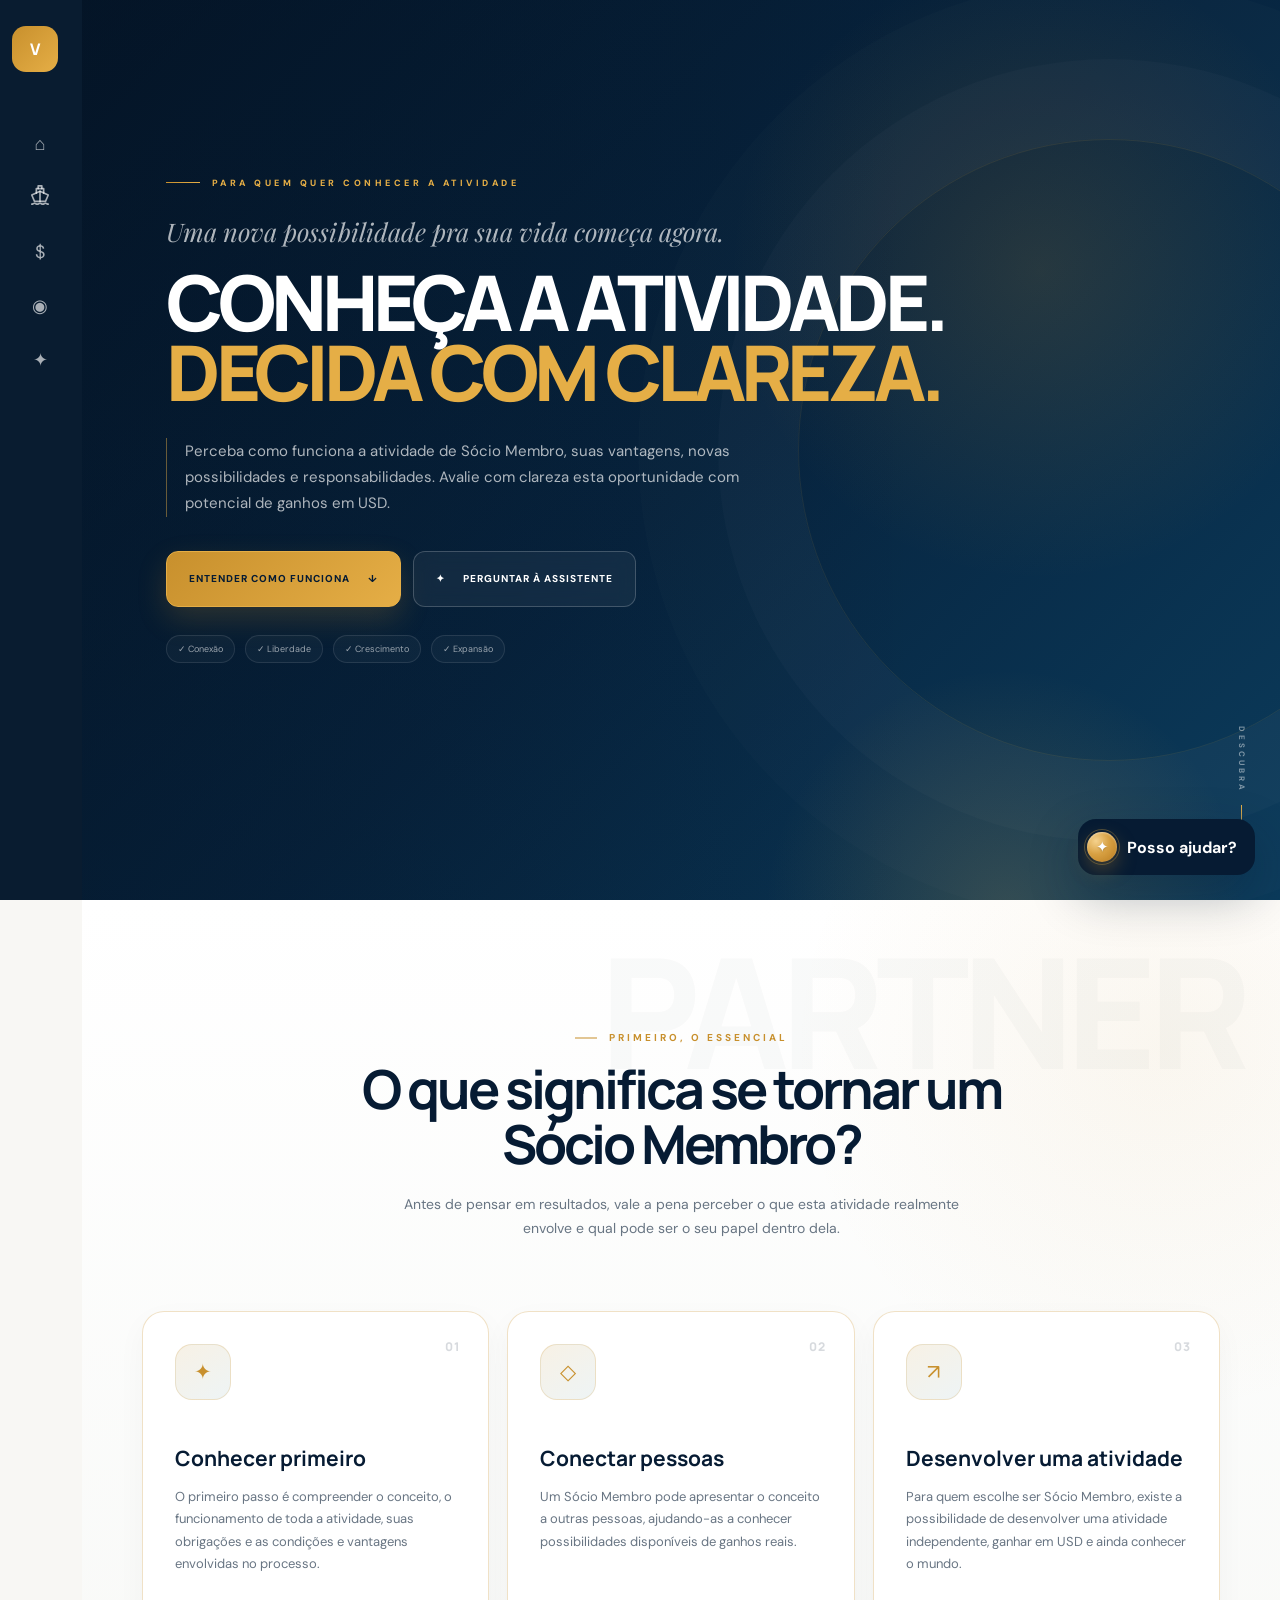
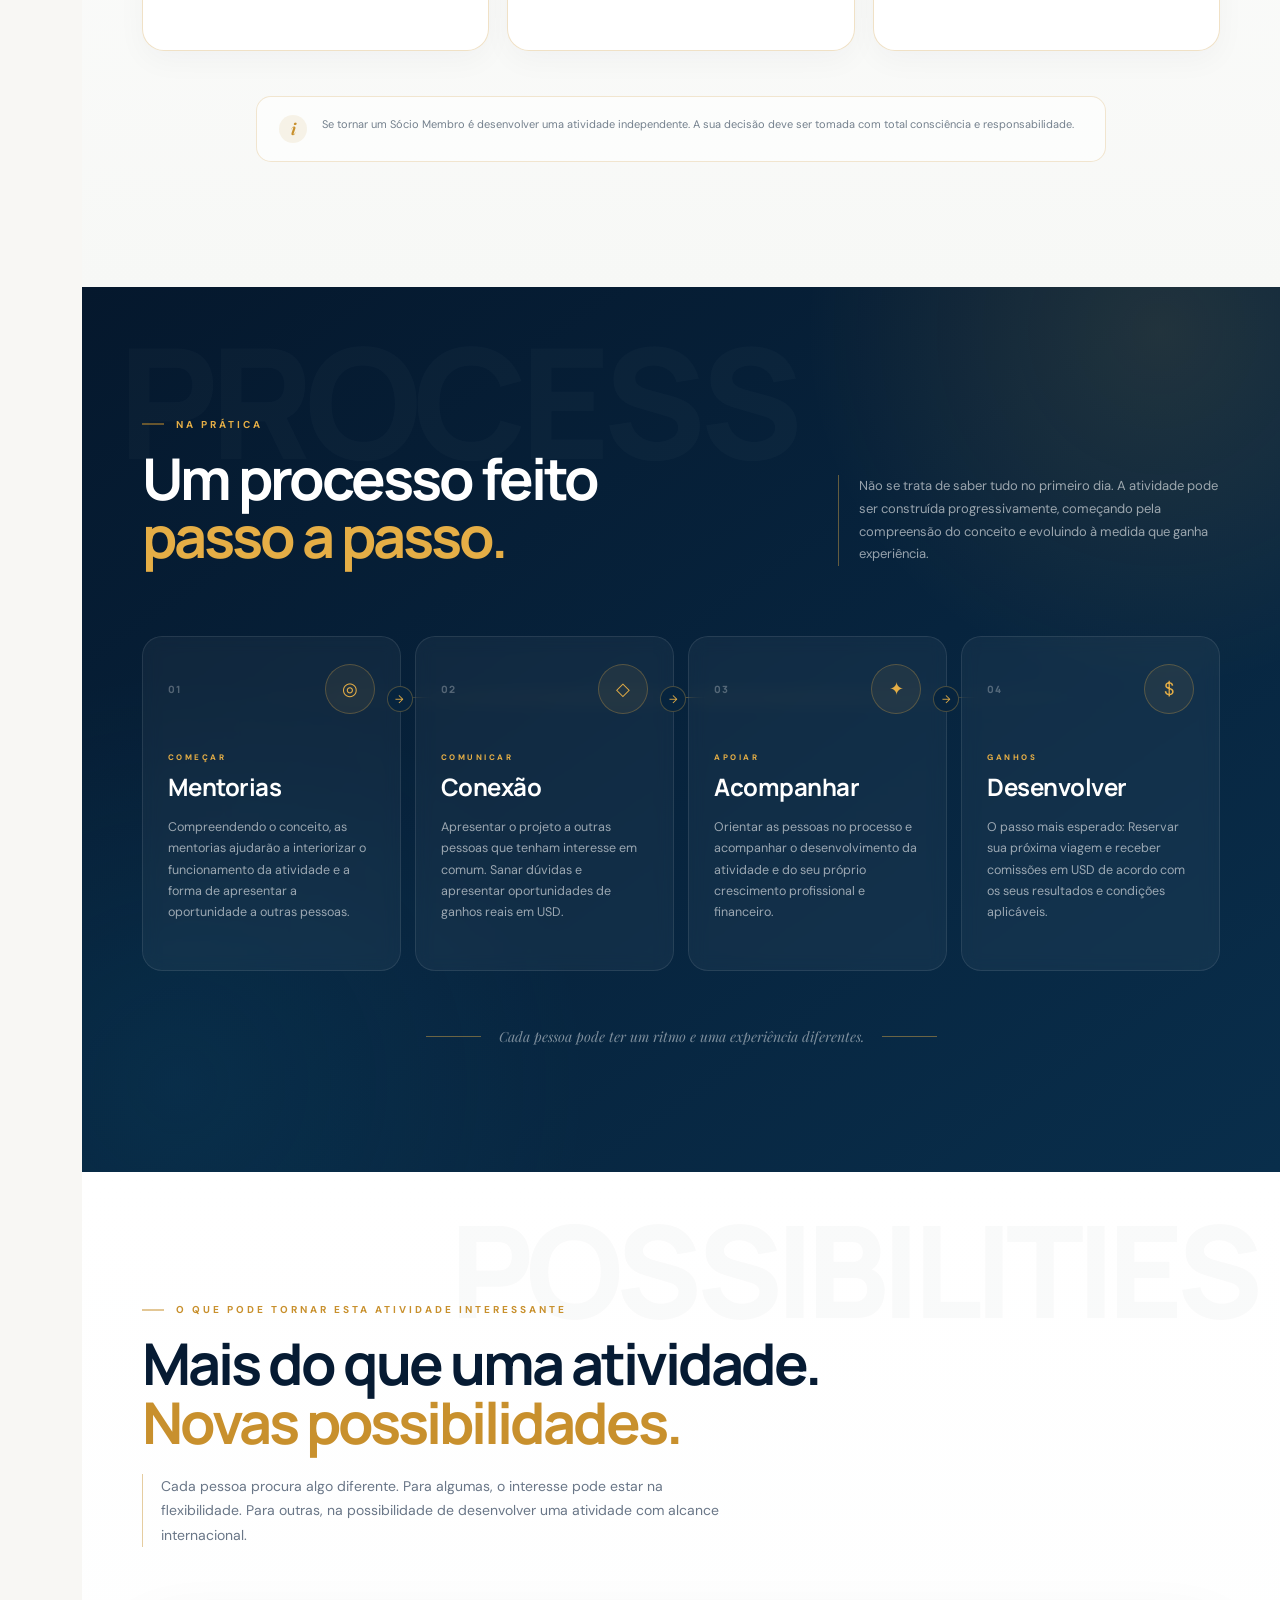
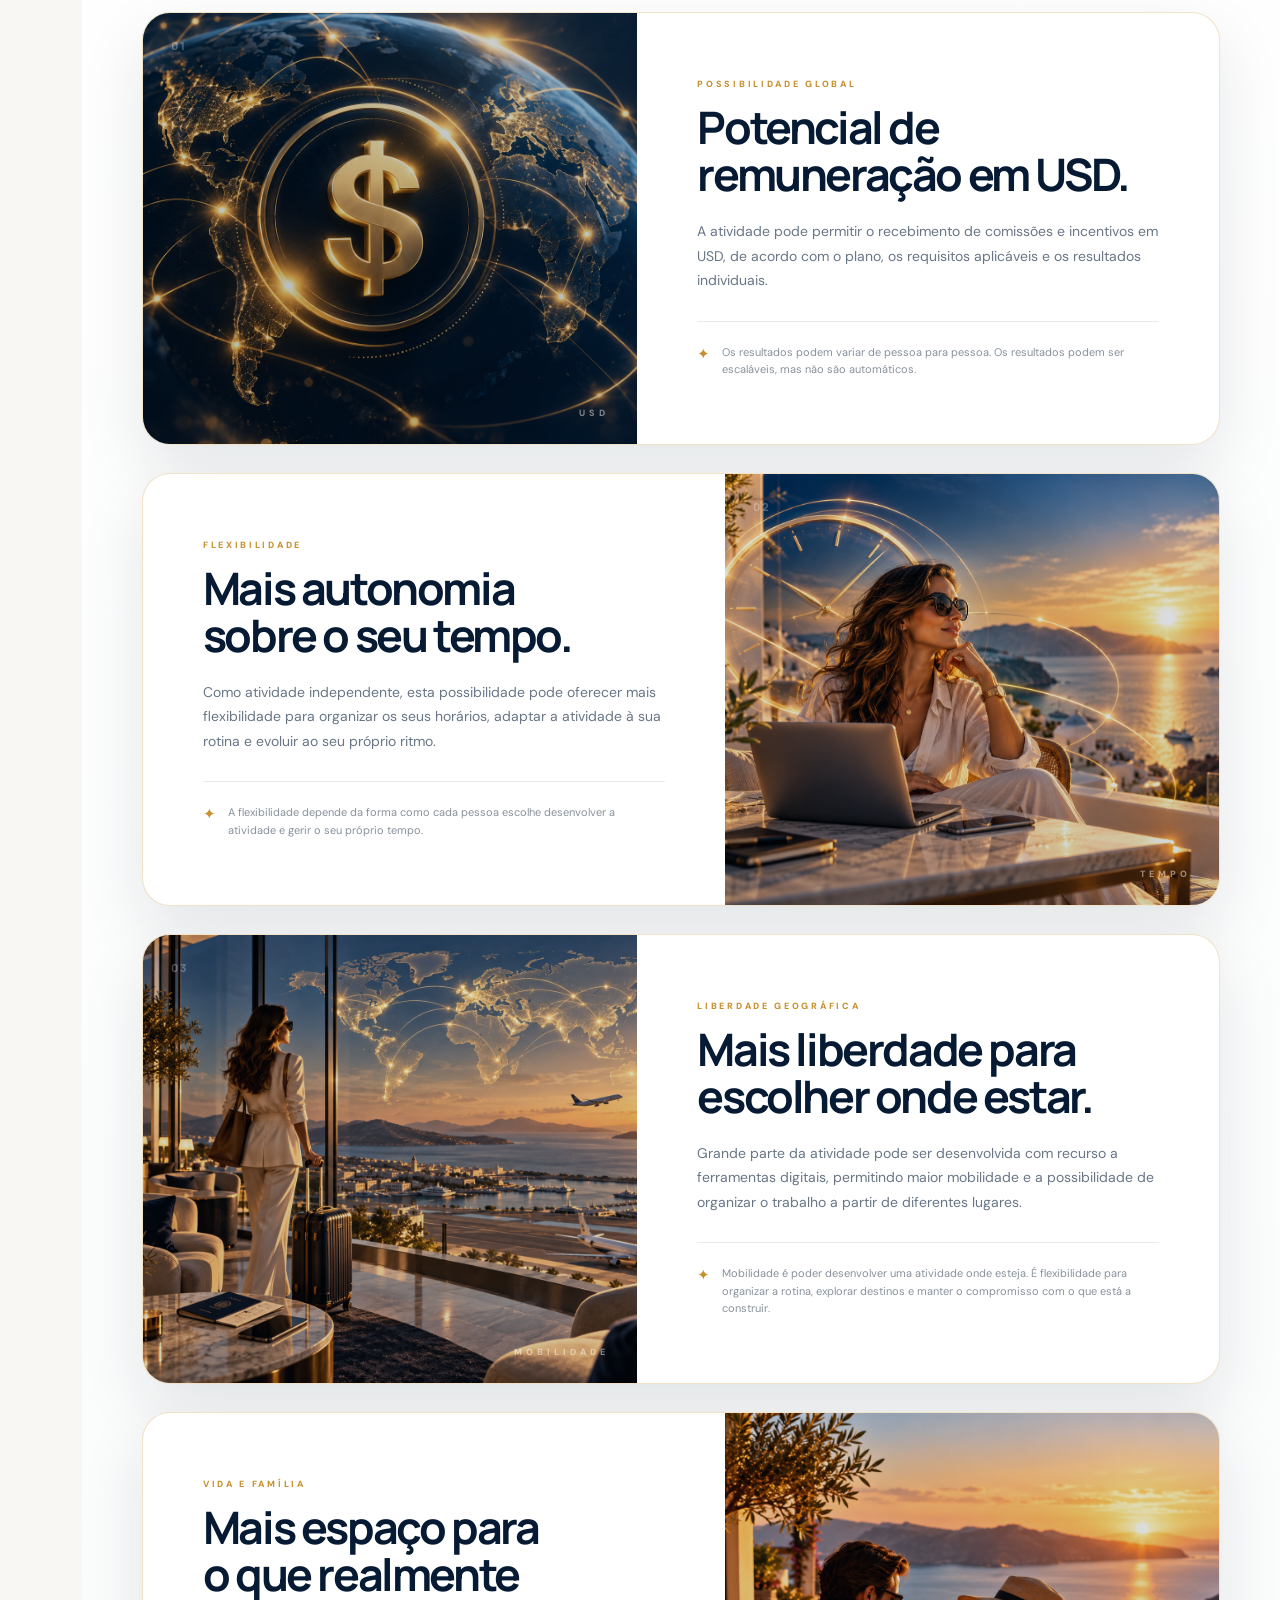
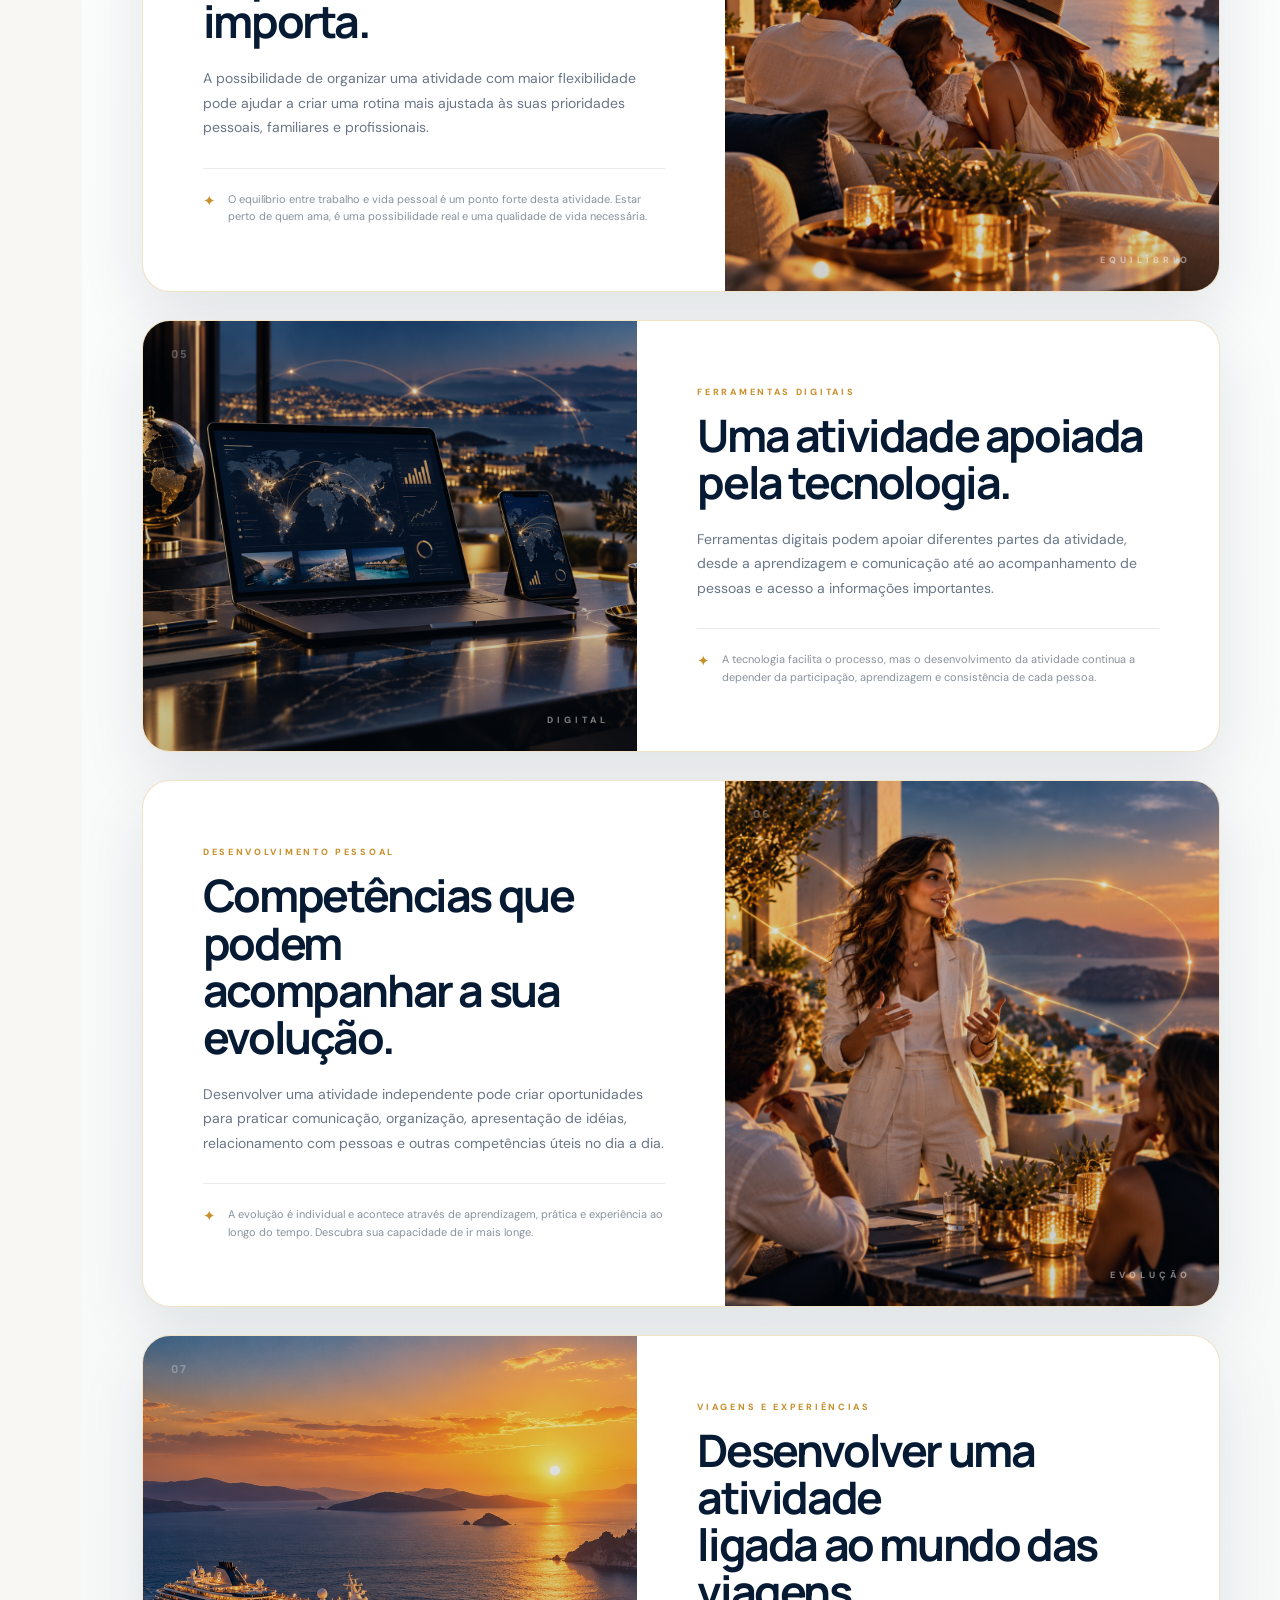
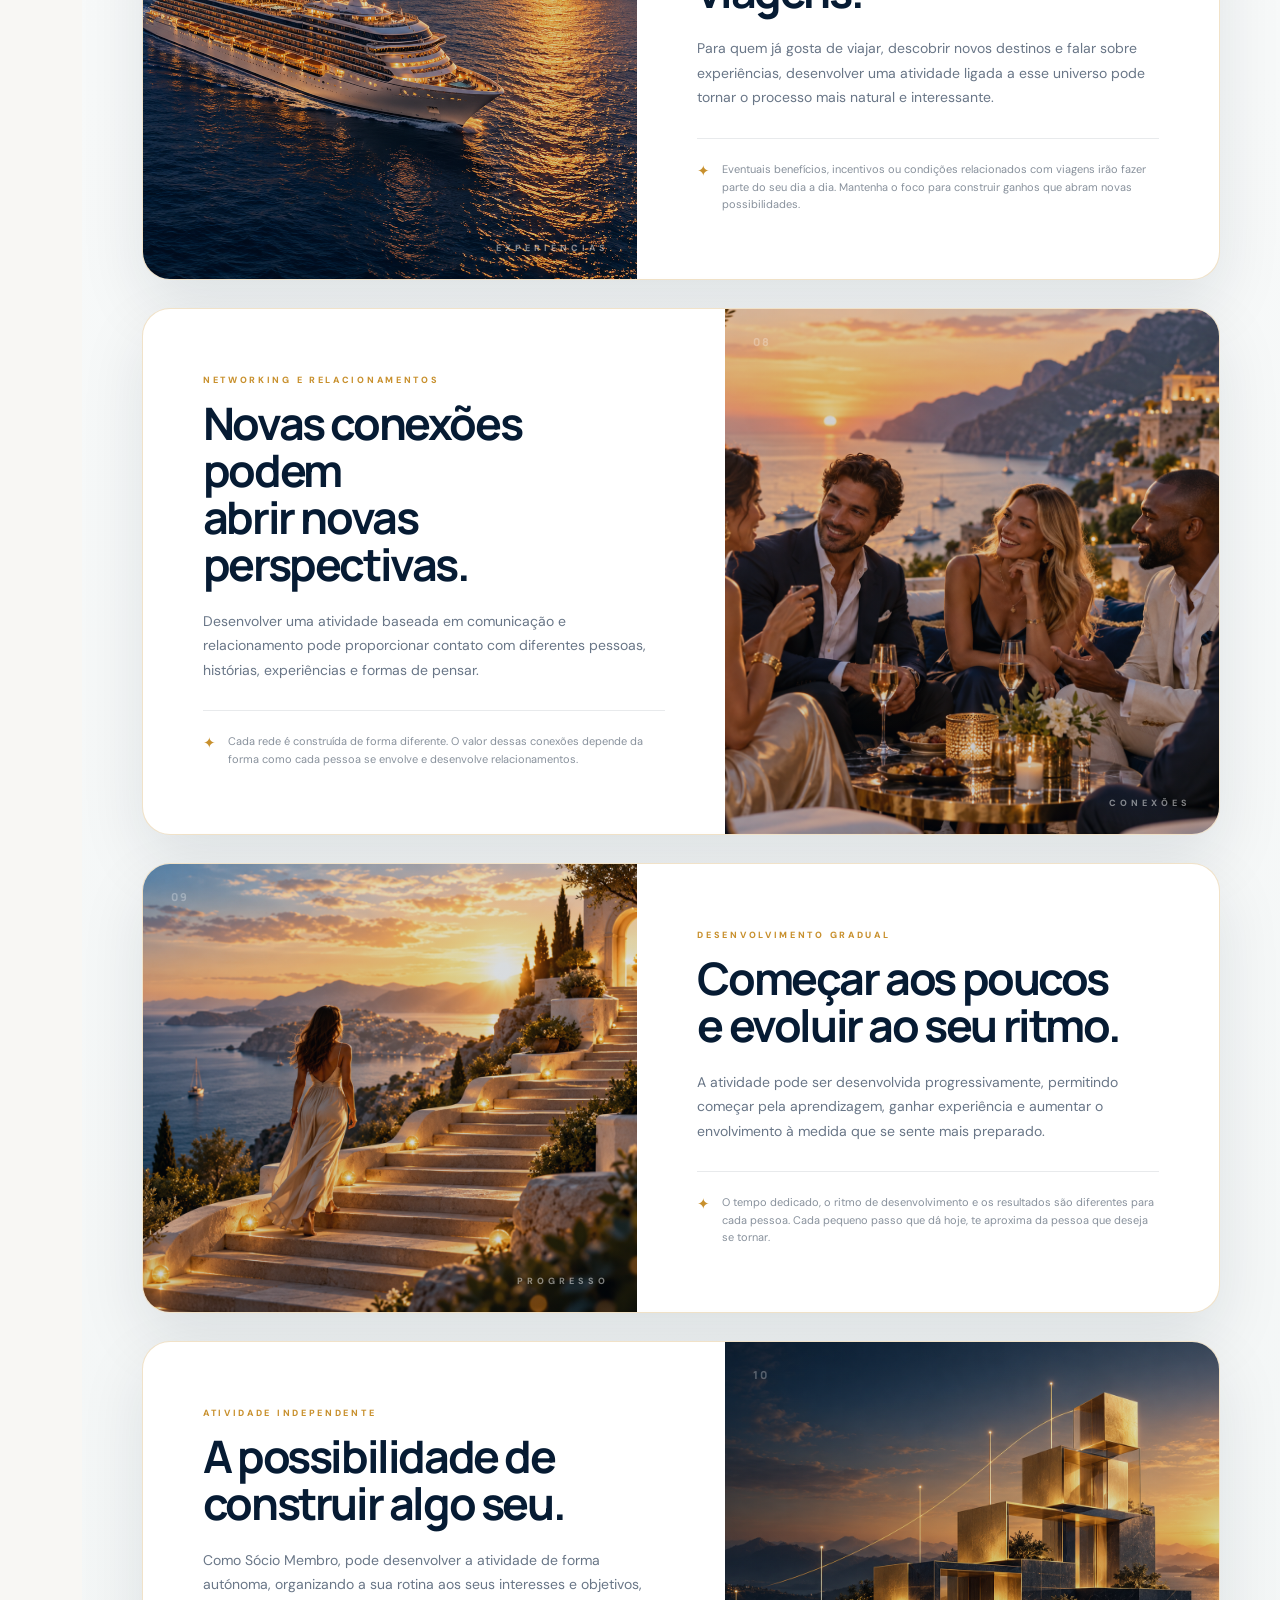
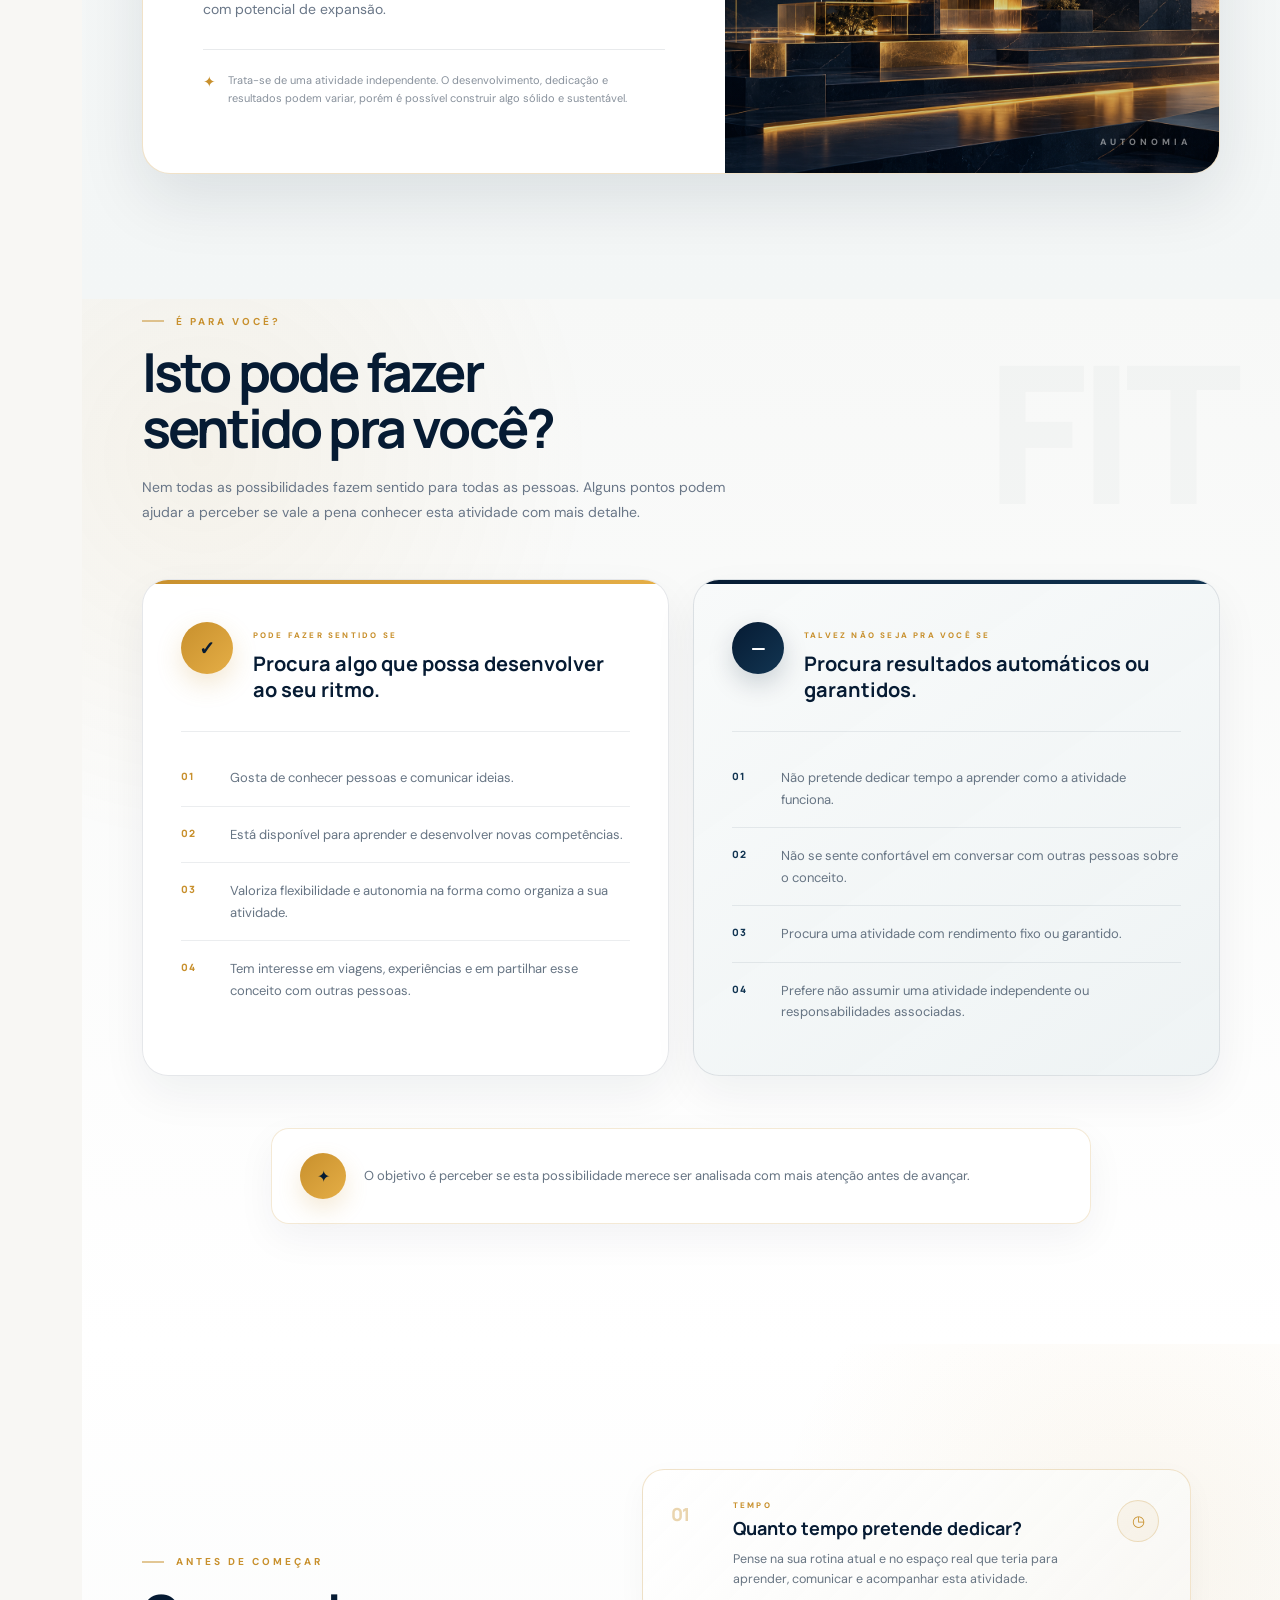
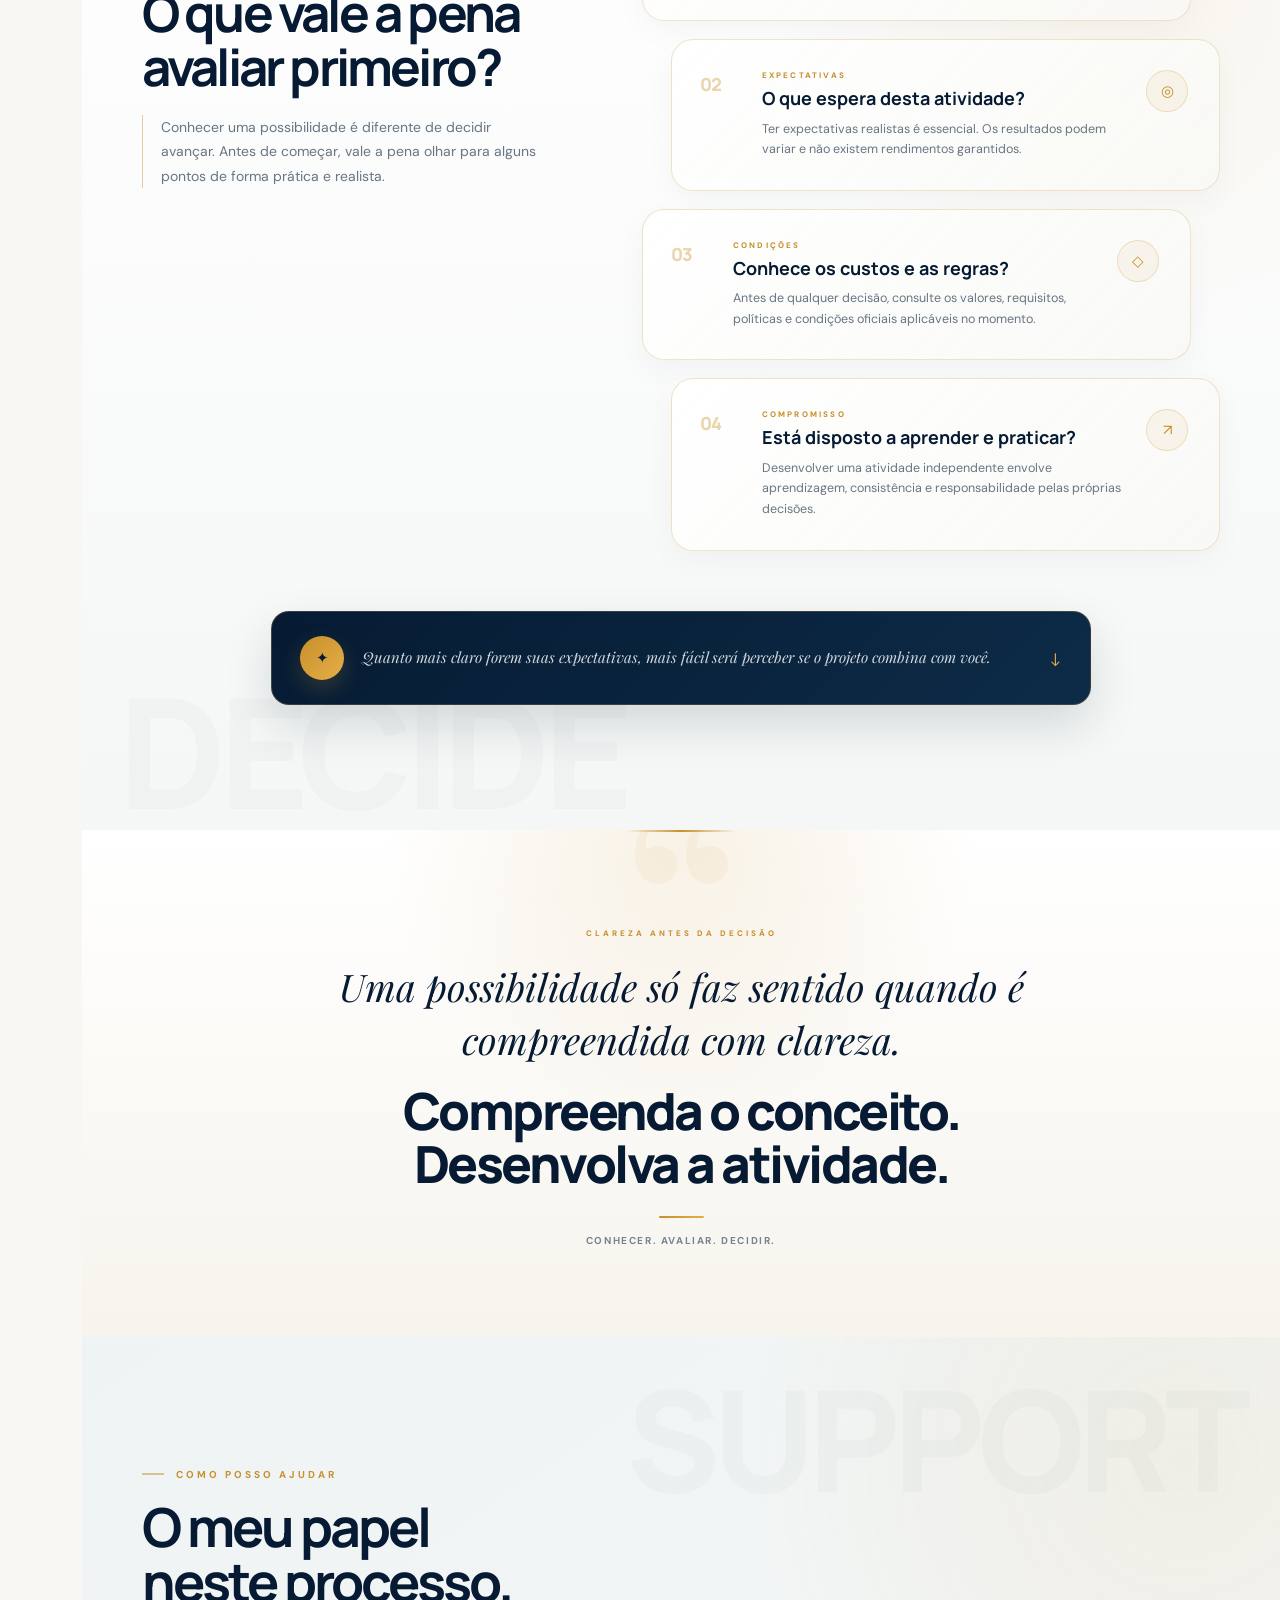
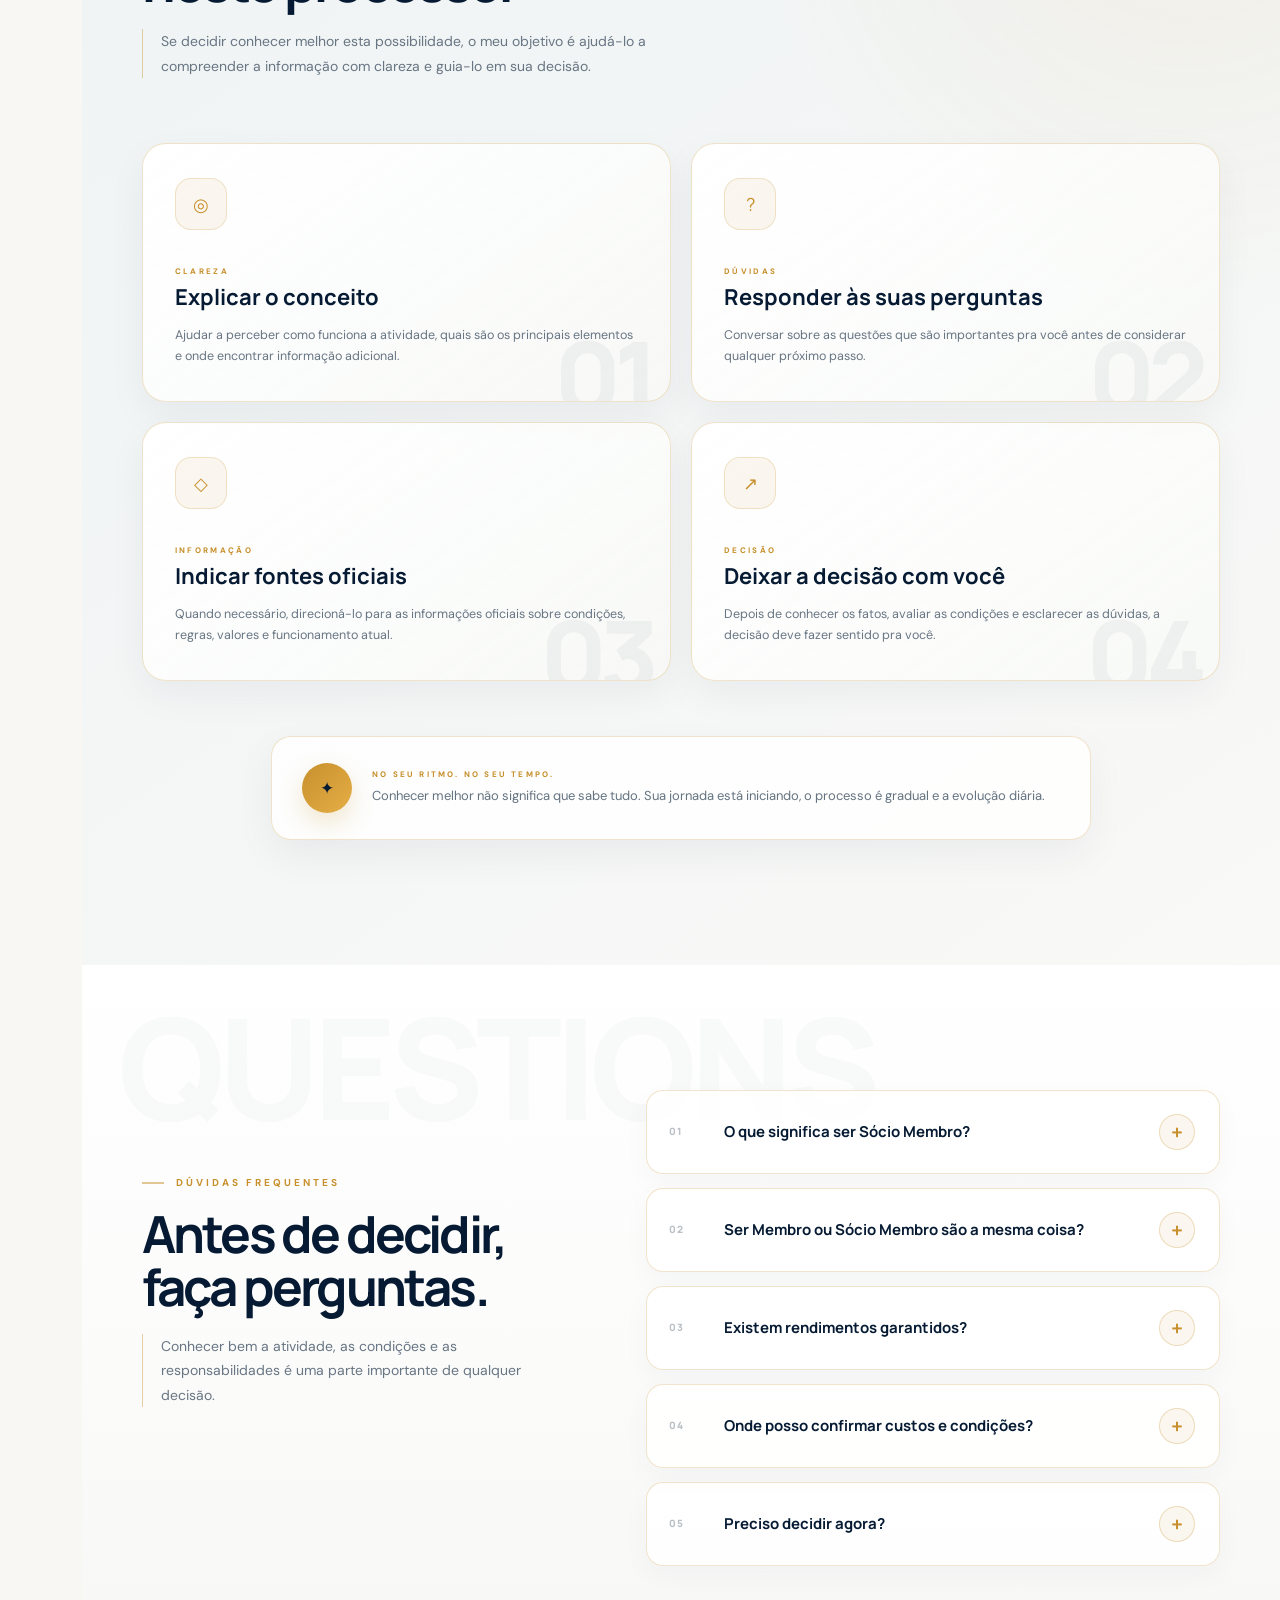
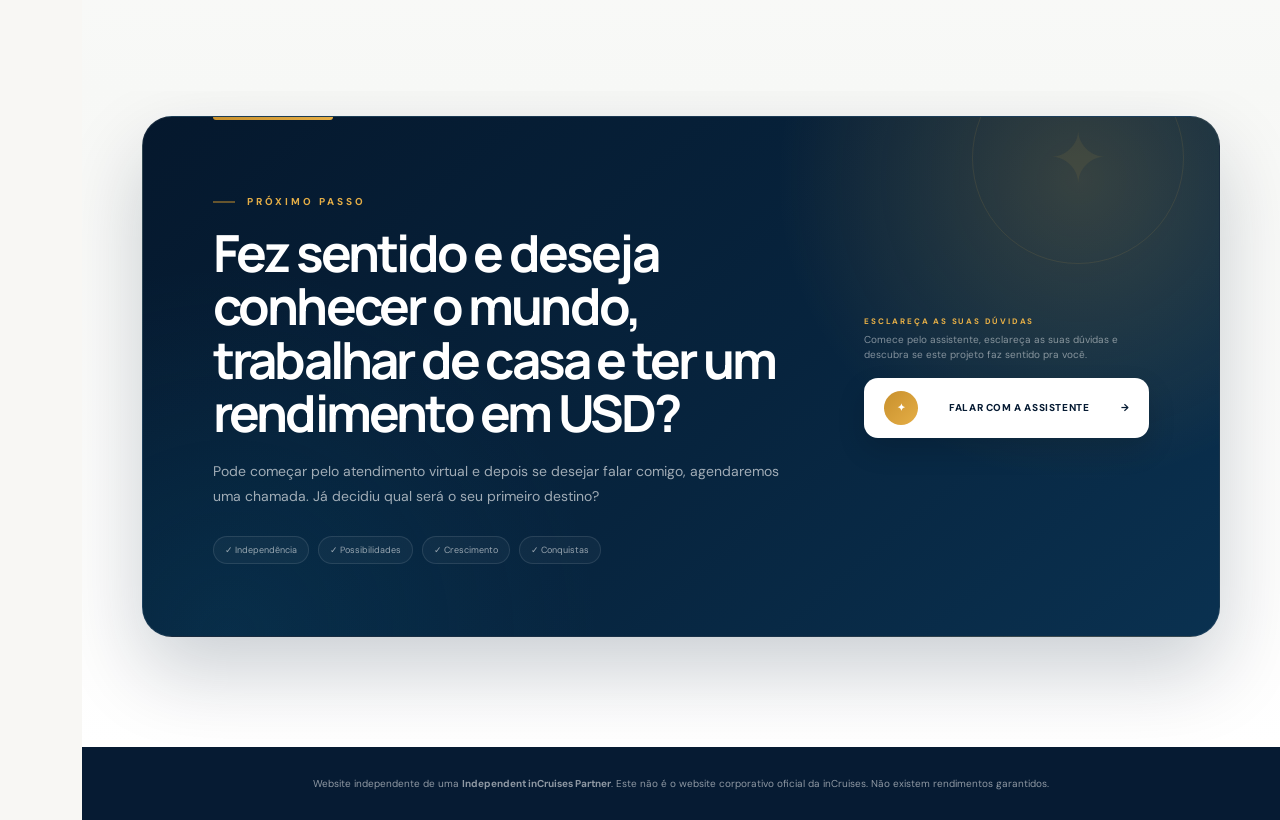
<file: projeto.html>
<!DOCTYPE html>
<html lang="pt-PT">

<head>

    <meta charset="UTF-8">

    <meta name="viewport" content="width=device-width, initial-scale=1.0">

    <title>Projeto | Viaje Mais</title>

    <meta name="description"
        content="Conheça a atividade de Independent inCruises Partner, perceba como funciona e avalie com clareza se esta possibilidade faz sentido para si.">

    <link rel="preconnect" href="https://fonts.googleapis.com">

    <link rel="preconnect" href="https://fonts.gstatic.com" crossorigin>

    <link
        href="https://fonts.googleapis.com/css2?family=DM+Sans:wght@400;500;600;700&family=Manrope:wght@600;700;800&family=Playfair+Display:ital,wght@1,600&display=swap"
        rel="stylesheet">

    <link rel="stylesheet" href="style.css">

</head>


<body>


    <!-- =====================================
       MENU LATERAL
  ====================================== -->

    <aside class="sidebar" id="sidebar">

        <a href="index.html" class="logo">

            <div class="logo-icon">
                V
            </div>


            <div class="logo-text">

                <strong>
                    VIAJE MAIS
                </strong>

                <small>
                    com Vivian Matsuura
                </small>

                <span class="partner-label">
                    Independent inCruises Partner
                </span>

            </div>

        </a>



        <nav class="sidebar-menu">

            <a href="index.html" class="menu-item">

                <span class="menu-icon">
                    ⌂
                </span>

                <span class="menu-text">
                    Início
                </span>

            </a>


            <a href="viajar.html" class="menu-item">
                <span class="menu-icon">
                    <svg width="22" height="22" viewBox="0 0 24 24" fill="none" stroke="currentColor" stroke-width="1.8"
                        stroke-linecap="round" stroke-linejoin="round" aria-hidden="true">
                        <path d="M8 10V5h8v5" />
                        <path d="M10 5V2h4v3" />
                        <path d="M12 8 3 12l3 7h12l3-7-9-4Z" />
                        <path d="M12 8v11" />
                        <path d="M3 22c1.5 0 1.5-1 3-1s1.5 1 3 1
                 1.5-1 3-1 1.5 1 3 1 1.5-1 3-1 1.5 1 3 1" />
                    </svg>
                </span>

                <span class="menu-text">
                    Viajar
                </span>

            </a>


            <a href="projeto.html" class="menu-item active" aria-current="page">
                <span class="menu-icon">
                    $
                </span>

                <span class="menu-text">
                    Projeto
                </span>

            </a>

        <div class="sidebar-bottom">

            <a href="sobre.html" class="menu-item">

                <span class="menu-icon">
                    ◉
                </span>

                <span class="menu-text">
                    Sobre mim
                </span>

            </a>

        </div>


            <button class="menu-item menu-button" id="openAssistantMenu" type="button"
                aria-label="Abrir assistente virtual">
                <span class="menu-icon">✦</span>
                <span class="menu-text">Assistente IA</span>
            </button>

        </nav>

    </aside>



    <button class="mobile-menu-button" id="mobileMenuButton" type="button" aria-label="Abrir menu"
        aria-controls="sidebar" aria-expanded="false">
        ☰
    </button>



    <!-- =====================================
       CONTEÚDO
  ====================================== -->

    <main class="main-content">


        <!-- =====================================
         HERO
    ====================================== -->

        <section class="project-page-hero">

            <div class="project-page-overlay"></div>

            <div class="project-page-hero-content">

                <span class="project-eyebrow">
                    PARA QUEM QUER CONHECER A ATIVIDADE
                </span>

                <p class="project-script">
                    Uma nova possibilidade pra sua vida começa agora.
                </p>

                <h1>
                    CONHEÇA A ATIVIDADE.<br>
                    <span>DECIDA COM CLAREZA.</span>
                </h1>

                <p class="project-hero-description">
                    Perceba como funciona a atividade de Sócio Membro, suas vantagens, novas possibilidades e
                    responsabilidades. Avalie com clareza esta oportunidade com potencial de ganhos em USD.
                </p>

                <div class="project-hero-actions">

                    <a href="#como-funciona-projeto" class="project-main-button">
                        ENTENDER COMO FUNCIONA
                        <span>↓</span>
                    </a>

                    <button class="project-secondary-button" id="projectHeroAssistant" type="button"
                        aria-label="Abrir assistente do projeto">
                        <span>✦</span>
                        PERGUNTAR À ASSISTENTE
                    </button>

                </div>

                <div class="project-hero-details">

                    <span>✓ Conexão</span>

                    <span>✓ Liberdade</span>

                    <span>✓ Crescimento</span>

                    <span>✓ Expansão</span>

                </div>

            </div>


            <div class="project-scroll-indicator">

                <span>DESCUBRA</span>

                <i></i>

            </div>

        </section>



        <!-- =====================================
         COMO FUNCIONA
    ====================================== -->

        <!-- =========================================================
     O QUE SIGNIFICA SER PARTNER
========================================================= -->

        <section class="project-how-section" id="como-funciona-projeto">

            <div class="project-section-heading">

                <span class="section-small-title">
                    PRIMEIRO, O ESSENCIAL
                </span>

                <h2>
                    O que significa se tornar um <br>
                    Sócio Membro?
                </h2>

                <p>
                    Antes de pensar em resultados, vale a pena perceber
                    o que esta atividade realmente envolve e qual pode ser
                    o seu papel dentro dela.
                </p>

            </div>


            <div class="project-role-grid">

                <!-- CARD 01 -->

                <article class="project-role-card">

                    <span class="project-role-number">
                        01
                    </span>

                    <div class="project-role-icon">
                        ✦
                    </div>

                    <h3>
                        Conhecer primeiro
                    </h3>

                    <p>
                        O primeiro passo é compreender o conceito,
                        o funcionamento de toda a atividade, suas obrigações
                        e as condições e vantagens envolvidas no processo.
                    </p>

                    <div class="project-role-line"></div>

                </article>


                <!-- CARD 02 -->

                <article class="project-role-card">

                    <span class="project-role-number">
                        02
                    </span>

                    <div class="project-role-icon">
                        ◇
                    </div>

                    <h3>
                        Conectar pessoas
                    </h3>

                    <p>
                        Um Sócio Membro pode apresentar o conceito
                        a outras pessoas, ajudando-as a conhecer
                        possibilidades disponíveis de ganhos reais.
                    </p>

                    <div class="project-role-line"></div>

                </article>


                <!-- CARD 03 -->

                <article class="project-role-card">

                    <span class="project-role-number">
                        03
                    </span>

                    <div class="project-role-icon">
                        ↗
                    </div>

                    <h3>
                        Desenvolver uma atividade
                    </h3>

                    <p>
                        Para quem escolhe ser Sócio Membro, existe a
                        possibilidade de desenvolver uma atividade
                        independente, ganhar em USD e ainda conhecer o mundo.
                    </p>

                    <div class="project-role-line"></div>

                </article>

            </div>


            <div class="project-how-note">

                <span>i</span>

                <p>
                    Se tornar um Sócio Membro é desenvolver uma atividade independente.
                    A sua decisão deve ser tomada com total consciência e responsabilidade.
                </p>

            </div>

        </section>

        <!-- =========================================================
     COMO FUNCIONA NA PRÁTICA
========================================================= -->

        <section class="project-process-section">

            <div class="project-process-heading">

                <div>

                    <span class="section-small-title light">
                        NA PRÁTICA
                    </span>

                    <h2>
                        Um processo feito<br>
                        <span>passo a passo.</span>
                    </h2>

                </div>

                <p>
                    Não se trata de saber tudo no primeiro dia.
                    A atividade pode ser construída progressivamente,
                    começando pela compreensão do conceito e evoluindo
                    à medida que ganha experiência.
                </p>

            </div>


            <div class="project-process-grid">

                <article class="project-process-card">

                    <div class="project-process-top">

                        <span class="project-process-number">
                            01
                        </span>

                        <div class="project-process-icon">
                            ◎
                        </div>

                    </div>

                    <span class="project-process-label">
                        COMEÇAR
                    </span>

                    <h3>Mentorias</h3>

                    <p>
                        Compreendendo o conceito, as mentorias ajudarão a interiorizar o funcionamento da atividade e a
                        forma de apresentar a oportunidade a outras pessoas.
                    </p>

                    <div class="project-process-arrow">
                        →
                    </div>

                </article>


                <article class="project-process-card">

                    <div class="project-process-top">

                        <span class="project-process-number">
                            02
                        </span>

                        <div class="project-process-icon">
                            ◇
                        </div>

                    </div>

                    <span class="project-process-label">
                        COMUNICAR
                    </span>

                    <h3>Conexão</h3>

                    <p>
                        Apresentar o projeto a outras pessoas que tenham
                        interesse em comum. Sanar dúvidas e apresentar oportunidades de ganhos reais em USD.
                    </p>

                    <div class="project-process-arrow">
                        →
                    </div>

                </article>


                <article class="project-process-card">

                    <div class="project-process-top">

                        <span class="project-process-number">
                            03
                        </span>

                        <div class="project-process-icon">
                            ✦
                        </div>

                    </div>

                    <span class="project-process-label">
                        APOIAR
                    </span>

                    <h3>Acompanhar</h3>

                    <p>
                        Orientar as pessoas no processo e acompanhar o desenvolvimento da atividade e do seu próprio
                        crescimento profissional e financeiro.
                    </p>

                    <div class="project-process-arrow">
                        →
                    </div>

                </article>


                <article class="project-process-card">

                    <div class="project-process-top">

                        <span class="project-process-number">
                            04
                        </span>

                        <div class="project-process-icon">
                            $
                        </div>

                    </div>

                    <span class="project-process-label">
                        GANHOS
                    </span>

                    <h3>Desenvolver</h3>

                    <p>
                        O passo mais esperado: Reservar sua próxima viagem e receber comissões em USD de acordo com os
                        seus resultados e condições aplicáveis.
                    </p>

                </article>

            </div>


            <div class="project-process-footer">

                <span></span>

                <p>
                    Cada pessoa pode ter um ritmo e uma experiência diferentes.
                </p>

                <span></span>

            </div>

        </section>

        <!-- =========================================================
     VANTAGENS DA ATIVIDADE
========================================================= -->

        <section class="project-advantages-section">

            <div class="project-advantages-container">

                <div class="project-advantages-heading">

                    <span class="section-small-title">
                        O QUE PODE TORNAR ESTA ATIVIDADE INTERESSANTE
                    </span>

                    <h2>
                        Mais do que uma atividade.<br>
                        <span>Novas possibilidades.</span>
                    </h2>

                    <p>
                        Cada pessoa procura algo diferente.
                        Para algumas, o interesse pode estar na flexibilidade.
                        Para outras, na possibilidade de desenvolver uma
                        atividade com alcance internacional.
                    </p>

                </div>


                <div class="project-advantages-list">

                    <!-- VANTAGEM 01 -->
                    <article class="project-advantage-feature">

                        <div class="project-advantage-visual project-advantage-usd">

                            <span class="project-advantage-big-number">
                                01
                            </span>

                            <span class="project-advantage-visual-label">
                                USD
                            </span>

                        </div>


                        <div class="project-advantage-content">

                            <span class="project-advantage-label">
                                POSSIBILIDADE GLOBAL
                            </span>

                            <h3>
                                Potencial de<br>
                                remuneração em USD.
                            </h3>

                            <p>
                                A atividade pode permitir o recebimento de
                                comissões e incentivos em USD, de acordo com
                                o plano, os requisitos aplicáveis e os
                                resultados individuais.
                            </p>


                            <div class="project-advantage-detail">

                                <span>✦</span>

                                <p>
                                    Os resultados podem variar de pessoa para pessoa. Os resultados podem ser
                                    escaláveis, mas não são automáticos.
                                </p>

                            </div>

                        </div>

                    </article>


                    <!-- VANTAGEM 02 -->
                    <article class="project-advantage-feature reverse">

                        <div class="project-advantage-visual project-advantage-time">

                            <span class="project-advantage-big-number">
                                02
                            </span>

                            <span class="project-advantage-visual-label">
                                TEMPO
                            </span>

                        </div>


                        <div class="project-advantage-content">

                            <span class="project-advantage-label">
                                FLEXIBILIDADE
                            </span>

                            <h3>
                                Mais autonomia<br>
                                sobre o seu tempo.
                            </h3>

                            <p>
                                Como atividade independente, esta possibilidade
                                pode oferecer mais flexibilidade para organizar
                                os seus horários, adaptar a atividade à sua rotina
                                e evoluir ao seu próprio ritmo.
                            </p>


                            <div class="project-advantage-detail">

                                <span>✦</span>

                                <p>
                                    A flexibilidade depende da forma como cada
                                    pessoa escolhe desenvolver a atividade
                                    e gerir o seu próprio tempo.
                                </p>

                            </div>

                        </div>

                    </article>

                    <!-- VANTAGEM 03 -->
                    <article class="project-advantage-feature">

                        <div class="project-advantage-visual project-advantage-location">

                            <span class="project-advantage-big-number">
                                03
                            </span>

                            <span class="project-advantage-visual-label">
                                MOBILIDADE
                            </span>

                        </div>


                        <div class="project-advantage-content">

                            <span class="project-advantage-label">
                                LIBERDADE GEOGRÁFICA
                            </span>

                            <h3>
                                Mais liberdade para<br>
                                escolher onde estar.
                            </h3>

                            <p>
                                Grande parte da atividade pode ser desenvolvida
                                com recurso a ferramentas digitais, permitindo
                                maior mobilidade e a possibilidade de organizar
                                o trabalho a partir de diferentes lugares.
                            </p>


                            <div class="project-advantage-detail">

                                <span>✦</span>

                                <p>
                                    Mobilidade é poder desenvolver uma atividade onde esteja. É flexibilidade para
                                    organizar a rotina, explorar destinos e manter o compromisso com o que está a
                                    construir.
                                </p>

                            </div>

                        </div>

                    </article>

                    <!-- VANTAGEM 04 -->
                    <article class="project-advantage-feature reverse">

                        <div class="project-advantage-visual project-advantage-family">

                            <span class="project-advantage-big-number">
                                04
                            </span>

                            <span class="project-advantage-visual-label">
                                EQUILÍBRIO
                            </span>

                        </div>


                        <div class="project-advantage-content">

                            <span class="project-advantage-label">
                                VIDA E FAMÍLIA
                            </span>

                            <h3>
                                Mais espaço para<br>
                                o que realmente importa.
                            </h3>

                            <p>
                                A possibilidade de organizar uma atividade com maior
                                flexibilidade pode ajudar a criar uma rotina mais ajustada
                                às suas prioridades pessoais, familiares e profissionais.
                            </p>


                            <div class="project-advantage-detail">

                                <span>✦</span>

                                <p>
                                    O equilíbrio entre trabalho e vida pessoal é um ponto forte desta atividade. Estar
                                    perto de quem ama, é uma possibilidade real e uma qualidade de vida necessária.
                                </p>

                            </div>

                        </div>

                    </article>

                    <!-- VANTAGEM 05 -->
                    <article class="project-advantage-feature">

                        <div class="project-advantage-visual project-advantage-digital">

                            <span class="project-advantage-big-number">
                                05
                            </span>

                            <span class="project-advantage-visual-label">
                                DIGITAL
                            </span>

                        </div>


                        <div class="project-advantage-content">

                            <span class="project-advantage-label">
                                FERRAMENTAS DIGITAIS
                            </span>

                            <h3>
                                Uma atividade apoiada<br>
                                pela tecnologia.
                            </h3>

                            <p>
                                Ferramentas digitais podem apoiar diferentes partes
                                da atividade, desde a aprendizagem e comunicação
                                até ao acompanhamento de pessoas e acesso
                                a informações importantes.
                            </p>


                            <div class="project-advantage-detail">

                                <span>✦</span>

                                <p>
                                    A tecnologia facilita o processo, mas o desenvolvimento
                                    da atividade continua a depender da participação,
                                    aprendizagem e consistência de cada pessoa.
                                </p>

                            </div>

                        </div>

                    </article>

                    <!-- VANTAGEM 06 -->
                    <article class="project-advantage-feature reverse">

                        <div class="project-advantage-visual project-advantage-growth">

                            <span class="project-advantage-big-number">
                                06
                            </span>

                            <span class="project-advantage-visual-label">
                                EVOLUÇÃO
                            </span>

                        </div>


                        <div class="project-advantage-content">

                            <span class="project-advantage-label">
                                DESENVOLVIMENTO PESSOAL
                            </span>

                            <h3>
                                Competências que podem<br>
                                acompanhar a sua evolução.
                            </h3>

                            <p>
                                Desenvolver uma atividade independente pode criar
                                oportunidades para praticar comunicação, organização,
                                apresentação de idéias, relacionamento com pessoas
                                e outras competências úteis no dia a dia.
                            </p>


                            <div class="project-advantage-detail">

                                <span>✦</span>

                                <p>
                                    A evolução é individual e acontece através
                                    de aprendizagem, prática e experiência ao longo do tempo. Descubra sua capacidade de
                                    ir mais longe.
                                </p>

                            </div>

                        </div>

                    </article>

                    <!-- VANTAGEM 07 -->
                    <article class="project-advantage-feature">

                        <div class="project-advantage-visual project-advantage-travel">

                            <span class="project-advantage-big-number">
                                07
                            </span>

                            <span class="project-advantage-visual-label">
                                EXPERIÊNCIAS
                            </span>

                        </div>


                        <div class="project-advantage-content">

                            <span class="project-advantage-label">
                                VIAGENS E EXPERIÊNCIAS
                            </span>

                            <h3>
                                Desenvolver uma atividade<br>
                                ligada ao mundo das viagens.
                            </h3>

                            <p>
                                Para quem já gosta de viajar, descobrir novos destinos
                                e falar sobre experiências, desenvolver uma atividade
                                ligada a esse universo pode tornar o processo
                                mais natural e interessante.
                            </p>


                            <div class="project-advantage-detail">

                                <span>✦</span>

                                <p>
                                    Eventuais benefícios, incentivos ou condições relacionados
                                    com viagens irão fazer parte do seu dia a dia. Mantenha o foco para construir ganhos
                                    que abram novas possibilidades.
                                </p>

                            </div>

                        </div>

                    </article>

                    <!-- VANTAGEM 08 -->
                    <article class="project-advantage-feature reverse">

                        <div class="project-advantage-visual project-advantage-network">

                            <span class="project-advantage-big-number">
                                08
                            </span>

                            <span class="project-advantage-visual-label">
                                CONEXÕES
                            </span>

                        </div>


                        <div class="project-advantage-content">

                            <span class="project-advantage-label">
                                NETWORKING E RELACIONAMENTOS
                            </span>

                            <h3>
                                Novas conexões podem<br>
                                abrir novas perspectivas.
                            </h3>

                            <p>
                                Desenvolver uma atividade baseada em comunicação
                                e relacionamento pode proporcionar contato com
                                diferentes pessoas, histórias, experiências
                                e formas de pensar.
                            </p>


                            <div class="project-advantage-detail">

                                <span>✦</span>

                                <p>
                                    Cada rede é construída de forma diferente.
                                    O valor dessas conexões depende da forma como
                                    cada pessoa se envolve e desenvolve relacionamentos.
                                </p>

                            </div>

                        </div>

                    </article>

                    <!-- VANTAGEM 09 -->
                    <article class="project-advantage-feature">

                        <div class="project-advantage-visual project-advantage-progress">

                            <span class="project-advantage-big-number">
                                09
                            </span>

                            <span class="project-advantage-visual-label">
                                PROGRESSO
                            </span>

                        </div>


                        <div class="project-advantage-content">

                            <span class="project-advantage-label">
                                DESENVOLVIMENTO GRADUAL
                            </span>

                            <h3>
                                Começar aos poucos<br>
                                e evoluir ao seu ritmo.
                            </h3>

                            <p>
                                A atividade pode ser desenvolvida progressivamente,
                                permitindo começar pela aprendizagem, ganhar experiência
                                e aumentar o envolvimento à medida que se sente
                                mais preparado.
                            </p>


                            <div class="project-advantage-detail">

                                <span>✦</span>

                                <p>
                                    O tempo dedicado, o ritmo de desenvolvimento
                                    e os resultados são diferentes para cada pessoa. Cada pequeno passo que dá hoje, te
                                    aproxima da pessoa que deseja se tornar.
                                </p>

                            </div>

                        </div>

                    </article>

                    <!-- VANTAGEM 10 -->
                    <article class="project-advantage-feature reverse">

                        <div class="project-advantage-visual project-advantage-own">

                            <span class="project-advantage-big-number">
                                10
                            </span>

                            <span class="project-advantage-visual-label">
                                AUTONOMIA
                            </span>

                        </div>


                        <div class="project-advantage-content">

                            <span class="project-advantage-label">
                                ATIVIDADE INDEPENDENTE
                            </span>

                            <h3>
                                A possibilidade de<br>
                                construir algo seu.
                            </h3>

                            <p>
                                Como Sócio Membro, pode desenvolver a atividade
                                de forma autónoma, organizando a sua rotina aos seus interesses e objetivos, com
                                potencial de expansão.
                            </p>


                            <div class="project-advantage-detail">

                                <span>✦</span>

                                <p>
                                    Trata-se de uma atividade independente.
                                    O desenvolvimento, dedicação e resultados
                                    podem variar, porém é possível construir algo sólido e sustentável.
                                </p>

                            </div>

                        </div>

                    </article>

                </div>

            </div>

        </section>


        <!-- =========================================================
     FAZ SENTIDO PRA VOCÊ?
========================================================= -->

        <section class="project-fit-section" id="project-fit">

            <div class="project-fit-container">

                <div class="project-fit-heading">

                    <span class="section-small-title">
                        É PARA VOCÊ?
                    </span>

                    <h2>
                        Isto pode fazer<br>
                        sentido pra você?
                    </h2>


                    <p>
                        Nem todas as possibilidades fazem sentido para todas
                        as pessoas. Alguns pontos podem ajudar a perceber
                        se vale a pena conhecer esta atividade com mais detalhe.
                    </p>


                </div>


                <div class="project-fit-grid">

                    <!-- LADO POSITIVO -->

                    <article class="project-fit-column project-fit-positive">

                        <div class="project-fit-column-top">

                            <span class="project-fit-symbol">
                                ✓
                            </span>

                            <div>
                                <span class="project-fit-label">
                                    PODE FAZER SENTIDO SE
                                </span>

                                <h3>
                                    Procura algo que possa desenvolver ao seu ritmo.
                                </h3>
                            </div>

                        </div>


                        <div class="project-fit-list">

                            <div class="project-fit-point">
                                <span>01</span>

                                <p>
                                    Gosta de conhecer pessoas e comunicar ideias.
                                </p>
                            </div>


                            <div class="project-fit-point">
                                <span>02</span>

                                <p>
                                    Está disponível para aprender e desenvolver
                                    novas competências.
                                </p>
                            </div>


                            <div class="project-fit-point">
                                <span>03</span>

                                <p>
                                    Valoriza flexibilidade e autonomia na forma
                                    como organiza a sua atividade.
                                </p>
                            </div>


                            <div class="project-fit-point">
                                <span>04</span>

                                <p>
                                    Tem interesse em viagens, experiências
                                    e em partilhar esse conceito com outras pessoas.
                                </p>
                            </div>

                        </div>

                    </article>


                    <!-- LADO REALISTA -->

                    <article class="project-fit-column project-fit-neutral">

                        <div class="project-fit-column-top">

                            <span class="project-fit-symbol">
                                —
                            </span>

                            <div>
                                <span class="project-fit-label">
                                    TALVEZ NÃO SEJA PRA VOCÊ SE
                                </span>

                                <h3>
                                    Procura resultados automáticos ou garantidos.
                                </h3>
                            </div>

                        </div>


                        <div class="project-fit-list">

                            <div class="project-fit-point">
                                <span>01</span>

                                <p>
                                    Não pretende dedicar tempo a aprender
                                    como a atividade funciona.
                                </p>
                            </div>


                            <div class="project-fit-point">
                                <span>02</span>

                                <p>
                                    Não se sente confortável em conversar
                                    com outras pessoas sobre o conceito.
                                </p>
                            </div>


                            <div class="project-fit-point">
                                <span>03</span>

                                <p>
                                    Procura uma atividade com rendimento
                                    fixo ou garantido.
                                </p>
                            </div>


                            <div class="project-fit-point">
                                <span>04</span>

                                <p>
                                    Prefere não assumir uma atividade
                                    independente ou responsabilidades associadas.
                                </p>
                            </div>

                        </div>

                    </article>

                </div>


                <div class="project-fit-note">

                    <span>✦</span>

                    <p>
                        O objetivo é perceber se esta possibilidade merece
                        ser analisada com mais atenção antes de avançar.
                    </p>

                </div>
            </div>

        </section>



        <!-- =====================================
         POR QUE CONHECER
    ====================================== -->

        <!-- =========================================================
     O QUE AVALIAR ANTES DE COMEÇAR
========================================================= -->

        <section class="project-evaluate-section">

            <div class="project-evaluate-container">

                <div class="project-evaluate-intro">

                    <span class="section-small-title">
                        ANTES DE COMEÇAR
                    </span>

                    <h2>
                        O que vale a pena<br>
                        avaliar primeiro?
                    </h2>

                    <p>
                        Conhecer uma possibilidade é diferente de decidir avançar.
                        Antes de começar, vale a pena olhar para alguns pontos
                        de forma prática e realista.
                    </p>

                </div>


                <div class="project-evaluate-list">

                    <!-- 01 -->

                    <article class="project-evaluate-item">

                        <span class="project-evaluate-number">
                            01
                        </span>

                        <div class="project-evaluate-content">

                            <span class="project-evaluate-label">
                                TEMPO
                            </span>

                            <h3>
                                Quanto tempo pretende dedicar?
                            </h3>

                            <p>
                                Pense na sua rotina atual e no espaço real
                                que teria para aprender, comunicar e acompanhar
                                esta atividade.
                            </p>

                        </div>

                        <span class="project-evaluate-icon">
                            ◷
                        </span>

                    </article>


                    <!-- 02 -->

                    <article class="project-evaluate-item">

                        <span class="project-evaluate-number">
                            02
                        </span>

                        <div class="project-evaluate-content">

                            <span class="project-evaluate-label">
                                EXPECTATIVAS
                            </span>

                            <h3>
                                O que espera desta atividade?
                            </h3>

                            <p>
                                Ter expectativas realistas é essencial.
                                Os resultados podem variar e não existem
                                rendimentos garantidos.
                            </p>

                        </div>

                        <span class="project-evaluate-icon">
                            ◎
                        </span>

                    </article>


                    <!-- 03 -->

                    <article class="project-evaluate-item">

                        <span class="project-evaluate-number">
                            03
                        </span>

                        <div class="project-evaluate-content">

                            <span class="project-evaluate-label">
                                CONDIÇÕES
                            </span>

                            <h3>
                                Conhece os custos e as regras?
                            </h3>

                            <p>
                                Antes de qualquer decisão, consulte os valores,
                                requisitos, políticas e condições oficiais
                                aplicáveis no momento.
                            </p>

                        </div>

                        <span class="project-evaluate-icon">
                            ◇
                        </span>

                    </article>


                    <!-- 04 -->

                    <article class="project-evaluate-item">

                        <span class="project-evaluate-number">
                            04
                        </span>

                        <div class="project-evaluate-content">

                            <span class="project-evaluate-label">
                                COMPROMISSO
                            </span>

                            <h3>
                                Está disposto a aprender e praticar?
                            </h3>

                            <p>
                                Desenvolver uma atividade independente envolve
                                aprendizagem, consistência e responsabilidade
                                pelas próprias decisões.
                            </p>

                        </div>

                        <span class="project-evaluate-icon">
                            ↗
                        </span>

                    </article>

                </div>

            </div>


            <div class="project-evaluate-message">

                <span>✦</span>

                <p>
                    Quanto mais claro forem suas expectativas,
                    mais fácil será perceber se o projeto combina com você.
                </p>

            </div>

        </section>

        <!-- =========================================================
     FRASE / PAUSA EDITORIAL
========================================================= -->

        <section class="project-quote-section">

            <span class="project-big-quote">
                “
            </span>

            <div class="project-quote-content">

                <span class="project-quote-kicker">
                    CLAREZA ANTES DA DECISÃO
                </span>

                <blockquote>

                    Uma possibilidade só faz sentido
                    quando é compreendida com clareza.

                    <strong>
                        Compreenda o conceito.<br>
                        Desenvolva a atividade.
                    </strong>

                </blockquote>

                <div class="project-quote-line"></div>

                <p class="project-quote-caption">
                    Conhecer. Avaliar. Decidir.
                </p>

            </div>

        </section>

        <!-- =========================================================
     O MEU PAPEL NESTE PROCESSO
========================================================= -->

        <section class="project-support-section">

            <div class="project-support-container">

                <div class="project-support-heading">

                    <span class="section-small-title">
                        COMO POSSO AJUDAR
                    </span>

                    <h2>
                        O meu papel<br>
                        neste processo.
                    </h2>

                    <p>
                        Se decidir conhecer melhor esta possibilidade,
                        o meu objetivo é ajudá-lo a compreender a informação
                        com clareza e guia-lo em sua decisão.
                    </p>

                </div>


                <div class="project-support-grid">

                    <!-- ITEM 01 -->

                    <article class="project-support-card">

                        <span class="project-support-number">
                            01
                        </span>

                        <div class="project-support-icon">
                            ◎
                        </div>

                        <span class="project-support-label">
                            CLAREZA
                        </span>

                        <h3>
                            Explicar o conceito
                        </h3>

                        <p>
                            Ajudar a perceber como funciona a atividade,
                            quais são os principais elementos e onde encontrar
                            informação adicional.
                        </p>

                    </article>


                    <!-- ITEM 02 -->

                    <article class="project-support-card">

                        <span class="project-support-number">
                            02
                        </span>

                        <div class="project-support-icon">
                            ?
                        </div>

                        <span class="project-support-label">
                            DÚVIDAS
                        </span>

                        <h3>
                            Responder às suas perguntas
                        </h3>

                        <p>
                            Conversar sobre as questões que são importantes
                            pra você antes de considerar qualquer próximo passo.
                        </p>

                    </article>


                    <!-- ITEM 03 -->

                    <article class="project-support-card">

                        <span class="project-support-number">
                            03
                        </span>

                        <div class="project-support-icon">
                            ◇
                        </div>

                        <span class="project-support-label">
                            INFORMAÇÃO
                        </span>

                        <h3>
                            Indicar fontes oficiais
                        </h3>

                        <p>
                            Quando necessário, direcioná-lo para as informações
                            oficiais sobre condições, regras, valores
                            e funcionamento atual.
                        </p>

                    </article>


                    <!-- ITEM 04 -->

                    <article class="project-support-card">

                        <span class="project-support-number">
                            04
                        </span>

                        <div class="project-support-icon">
                            ↗
                        </div>

                        <span class="project-support-label">
                            DECISÃO
                        </span>

                        <h3>
                            Deixar a decisão com você
                        </h3>

                        <p>
                            Depois de conhecer os fatos, avaliar as condições
                            e esclarecer as dúvidas, a decisão deve fazer
                            sentido pra você.
                        </p>

                    </article>

                </div>


                <div class="project-support-note">

                    <div class="project-support-note-icon">
                        ✦
                    </div>

                    <div class="project-support-note-content">

                        <span>
                            NO SEU RITMO. NO SEU TEMPO.
                        </span>

                        <p>
                            Conhecer melhor não significa que sabe tudo.
                            Sua jornada está iniciando, o processo é gradual e a evolução diária.
                        </p>

                    </div>

                </div>

            </div>

        </section>

        <!-- =========================================================
     FAQ PROJETO
========================================================= -->

        <section class="project-faq-section">

            <div class="project-faq-container">

                <div class="project-faq-heading">

                    <span class="section-small-title">
                        DÚVIDAS FREQUENTES
                    </span>

                    <h2>
                        Antes de decidir,<br>
                        faça perguntas.
                    </h2>

                    <p>
                        Conhecer bem a atividade, as condições
                        e as responsabilidades é uma parte importante
                        de qualquer decisão.
                    </p>

                </div>


                <div class="project-faq-list">

                    <!-- 01 -->

                    <details class="project-faq-item">

                        <summary>
                            O que significa ser Sócio Membro?
                            <span>+</span>
                        </summary>

                        <p>
                            Significa desenvolver uma atividade independente
                            relacionada com a apresentação do conceito de viagens internacionais, acumular pontos e ter
                            a possibilidade de ganhar em USD.
                        </p>

                    </details>


                    <!-- 02 -->

                    <details class="project-faq-item">

                        <summary>
                            Ser Membro ou Sócio Membro são a mesma coisa?
                            <span>+</span>
                        </summary>

                        <p>
                            Não. Ser Membro está ligado apenas a realizar viagens aproveitando descontos exclusivos. Ser
                            Sócio Membro está ligado além de realizar viagens a também obter ganhos financeiros
                            recorrentes.
                        </p>

                    </details>


                    <!-- 03 -->

                    <details class="project-faq-item">

                        <summary>
                            Existem rendimentos garantidos?

                            <span>+</span>
                        </summary>

                        <p>
                            Não existem rendimentos garantidos.
                            Resultados podem variar e dependem de vários fatores,
                            incluindo a forma como cada pessoa desenvolve
                            a sua atividade.
                        </p>

                    </details>


                    <!-- 04 -->

                    <details class="project-faq-item">

                        <summary>
                            Onde posso confirmar custos e condições?

                            <span>+</span>
                        </summary>

                        <p>
                            Valores, requisitos, políticas e condições
                            podem ser atualizados. Por isso, a informação
                            final deve ser confirmada através de uma chamada para iniciar sua jornada no projeto.
                        </p>

                    </details>


                    <!-- 05 -->

                    <details class="project-faq-item">

                        <summary>
                            Preciso decidir agora?

                            <span>+</span>
                        </summary>

                        <p>
                            Você deve conhecer primeiro o projeto, esclarecer todas as suas
                            dúvidas e avaliar com calma se esta oportunidade
                            faz sentido no momento. O futuro que deseja construir, pode começar com a coragem de dar o
                            primeiro passo.
                        </p>

                    </details>

                </div>

            </div>

        </section>


        <!-- =========================================================
     CTA FINAL - PROJETO
========================================================= -->

        <section class="project-final-section" id="projeto-contacto">

            <div class="project-final-box">

                <div class="project-final-copy">

                    <span class="section-small-title light">
                        PRÓXIMO PASSO
                    </span>

                    <h2>
                        Fez sentido e deseja conhecer o mundo, trabalhar de casa e ter um rendimento em USD?
                    </h2>

                    <p>
                        Pode começar pelo atendimento virtual e depois se desejar falar comigo, agendaremos uma chamada.
                        Já decidiu qual será o seu primeiro destino?
                    </p>


                    <div class="project-final-trust">

                        <span>
                            ✓ Independência
                        </span>

                        <span>
                            ✓ Possibilidades
                        </span>

                        <span>
                            ✓ Crescimento
                        </span>

                        <span>
                            ✓ Conquistas
                        </span>

                    </div>

                </div>


                <div class="project-final-actions">

                    <div class="project-final-choice">

                        <span>
                            ESCLAREÇA AS SUAS DÚVIDAS
                        </span>

                        <small>
                            Comece pelo assistente, esclareça as suas dúvidas e descubra se este projeto faz sentido pra
                            você.
                        </small>

                    </div>


                    <button id="projectFinalAssistant" class="project-final-primary" type="button"
                        aria-label="Abrir assistente do projeto">

                        <span class="project-final-ai">
                            ✦
                        </span>

                        <span>
                            FALAR COM A ASSISTENTE
                        </span>

                        <span>
                            →
                        </span>

                    </button>

                </div>

            </div>

        </section>


        <!-- =====================================
         DISCLAIMER
    ====================================== -->

        <!-- =========================================================
     DISCLAIMER
========================================================= -->

        <section class="disclaimer">

            <p>
                Website independente de uma
                <strong>Independent inCruises Partner</strong>.
                Este não é o website corporativo oficial da inCruises.
                Não existem rendimentos garantidos.
            </p>

        </section>


    </main>



    <!-- =====================================
       ASSISTENTE IA
  ====================================== -->

    <button class="assistant-floating" id="assistantFloating" type="button" aria-label="Abrir assistente do projeto">
        <span class="assistant-orb">

            <span class="assistant-orb-core">
                ✦
            </span>

        </span>

        <strong>
            Posso ajudar?
        </strong>

    </button>



    <div class="assistant-background" id="assistantBackground"></div>



    <aside class="assistant" id="assistant" role="dialog" aria-modal="true" aria-label="Assistente do Projeto"
        aria-hidden="true">


        <div class="assistant-header">


            <div class="assistant-profile">


                <div class="assistant-avatar">
                    AI
                </div>


                <div>

                    <strong>
                        Assistente de Sócio Membros
                    </strong>

                    <small>

                        <span></span>

                        online

                    </small>

                </div>

            </div>


            <button id="assistantClose" type="button" aria-label="Fechar assistente">
                ×
            </button>

        </div>



        <div class="assistant-messages" id="assistantMessages" aria-live="polite">


            <div class="message bot">

                Olá 👋
                Nesta página posso ajudá-lo
                com questões relacionadas
                a atividade de Sócio Membro.

            </div>


            <div class="message bot">

                O que gostaria de entender melhor?

            </div>



            <div class="assistant-options">

                <button type="button" data-intent="projectFit">
                    ✦ Faz sentido para mim?
                </button>

                <button type="button" data-intent="projectHow">
                    ↗ Como funciona a atividade?
                </button>

                <button type="button" data-intent="projectConditions">
                    ◇ Custos e condições
                </button>

                <button type="button" data-intent="contact">
                    💬 Falar pelo WhatsApp
                </button>

            </div>

        </div>



        <form class="assistant-input" id="assistantForm">

            <input type="text" id="assistantInput" placeholder="Escreva a sua dúvida..." autocomplete="off"
                aria-label="Escreva a sua dúvida">

            <button type="submit" aria-label="Enviar mensagem">
                ↑
            </button>

        </form>


        <div class="assistant-warning">

            Assistente Virtual.
            Esclareça as suas dúvidas aqui.<br>
            Se decidir avançar, o assistente orienta o contacto com a Vivian.
        </div>

    </aside>



    <script src="script.js"></script>

</body>

</html>
</file>
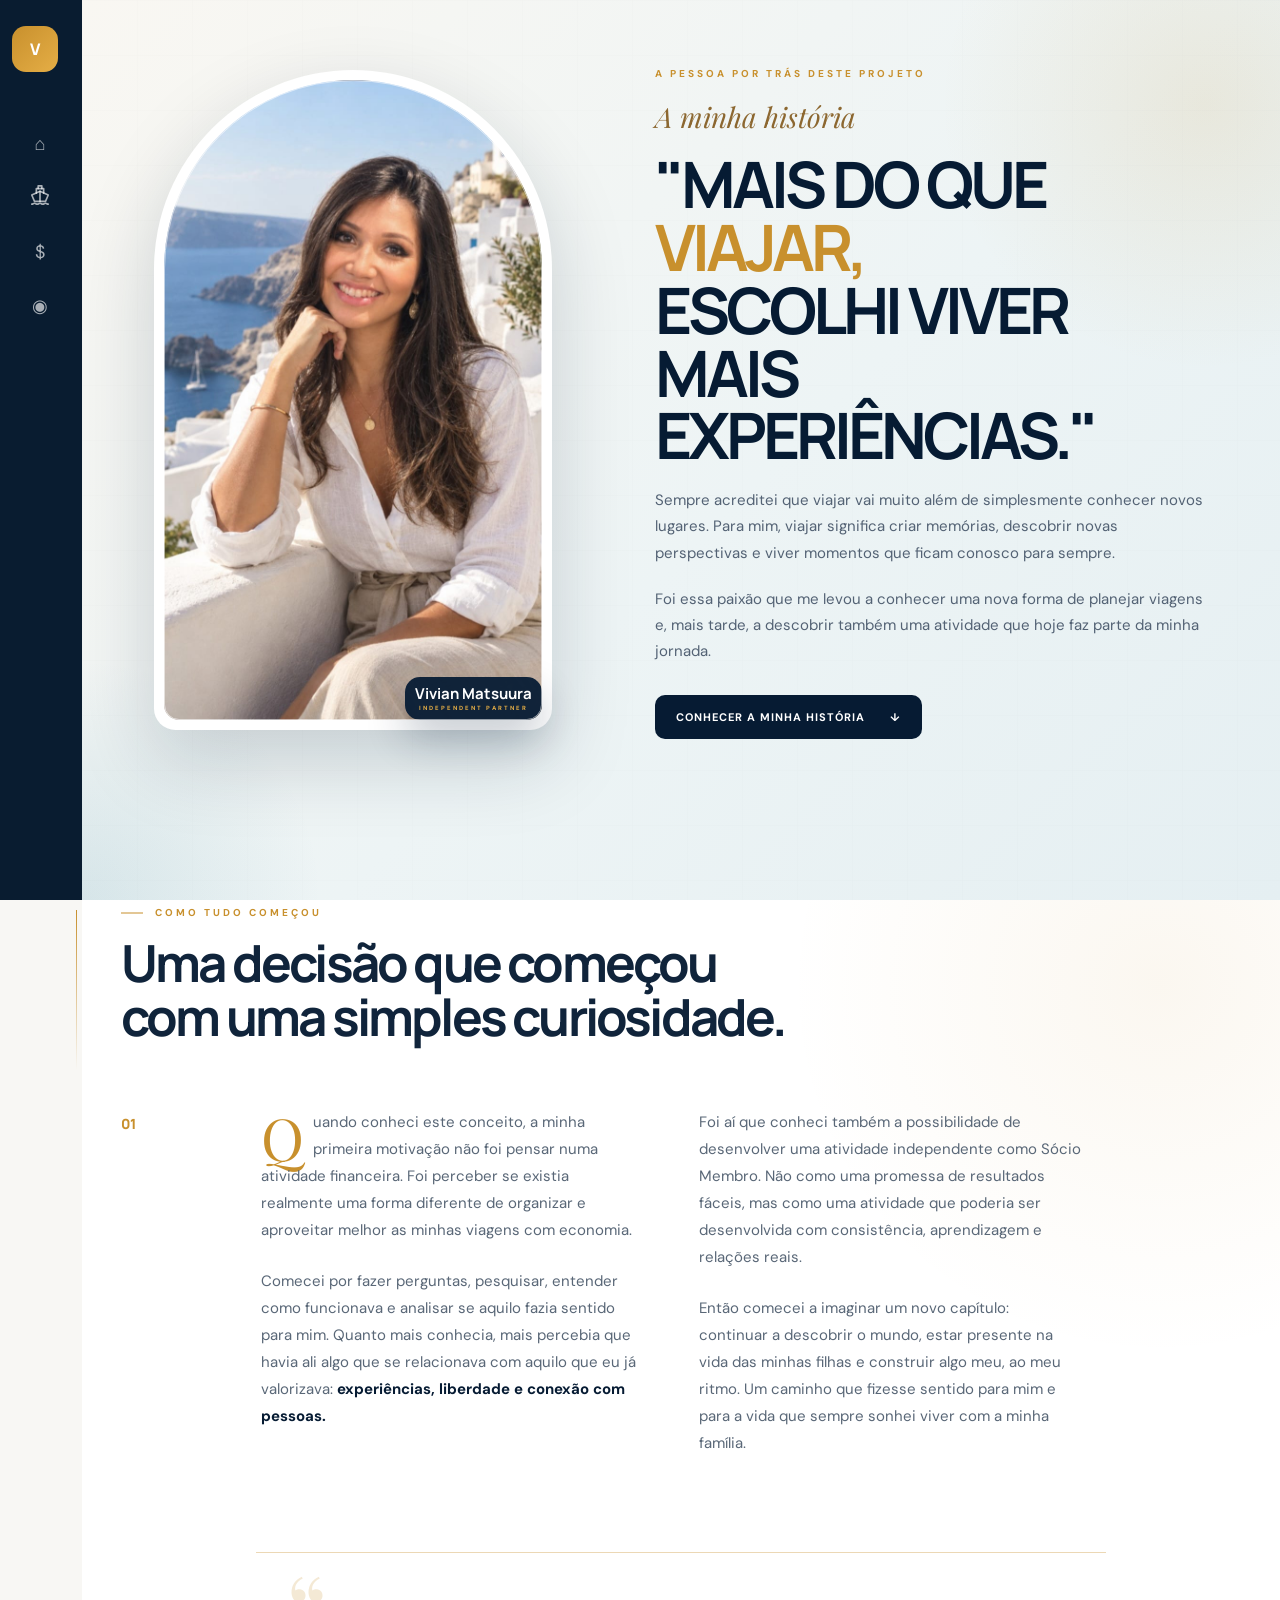
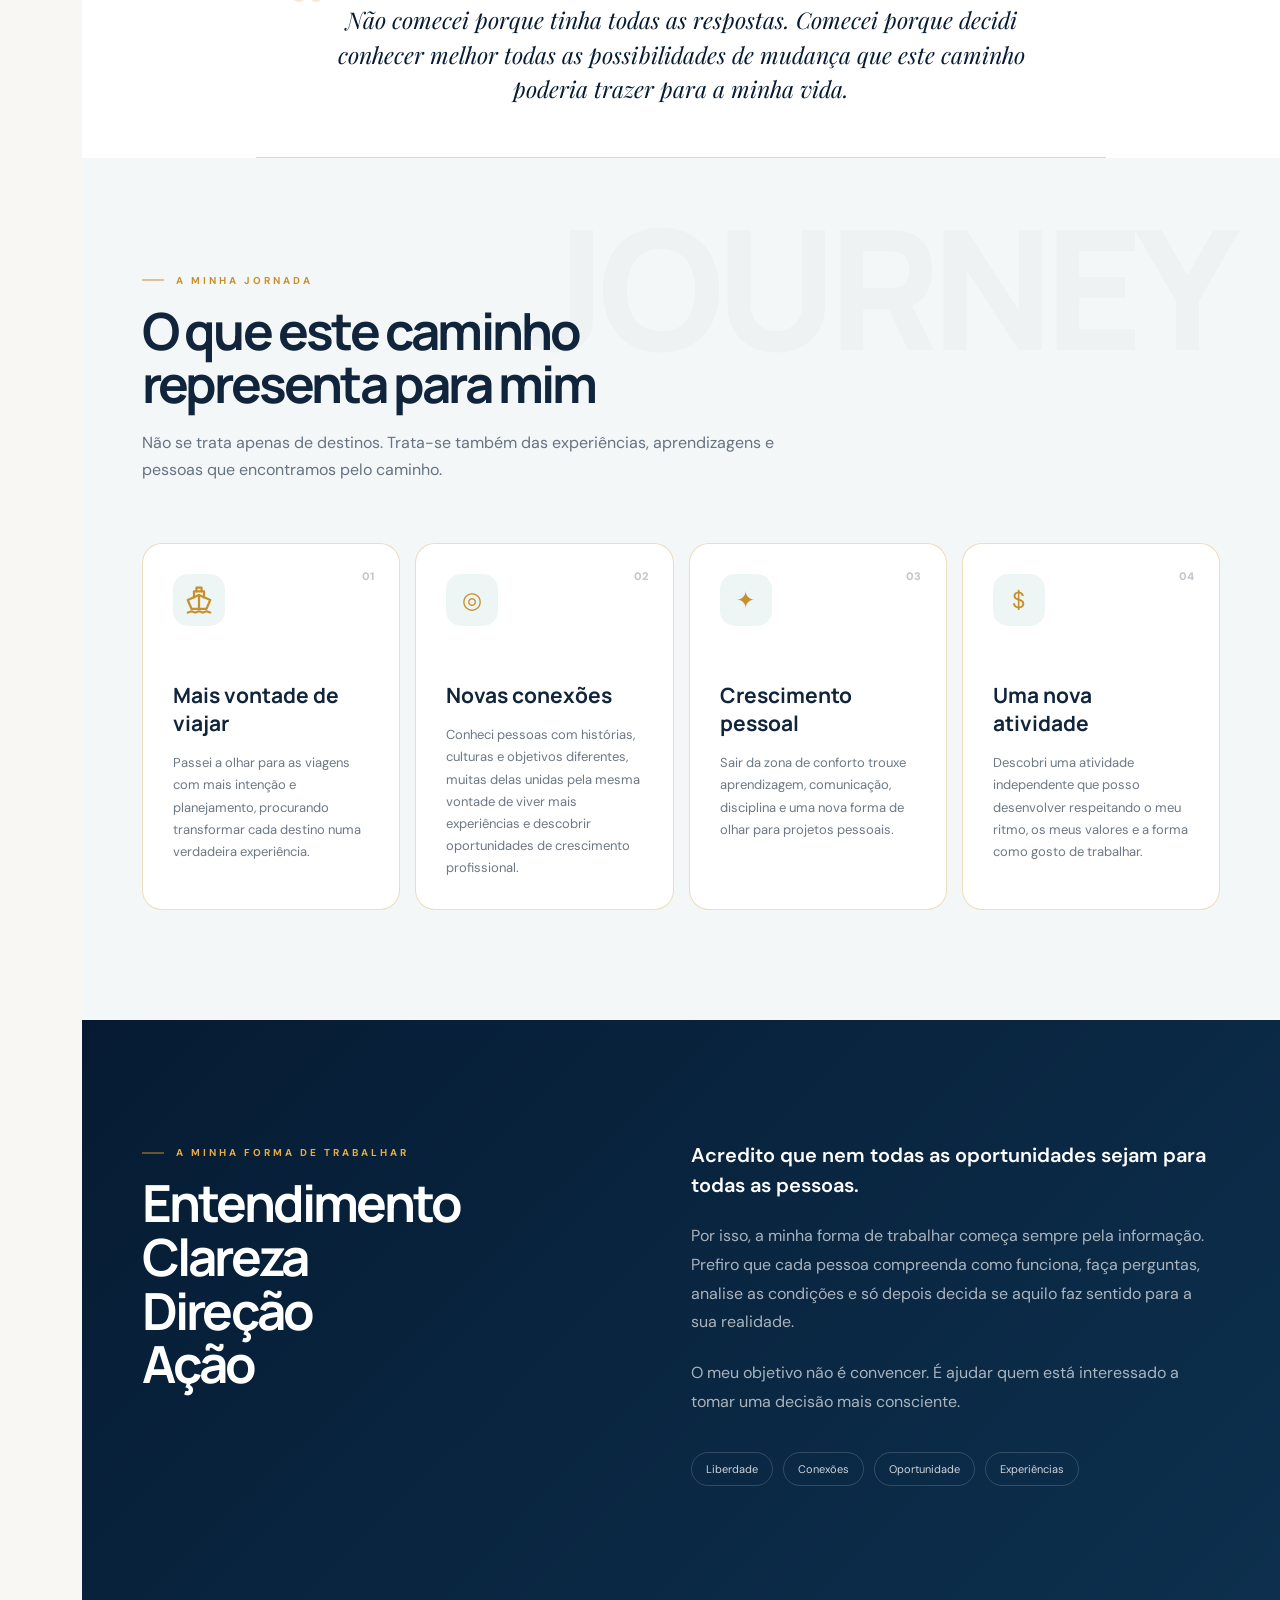
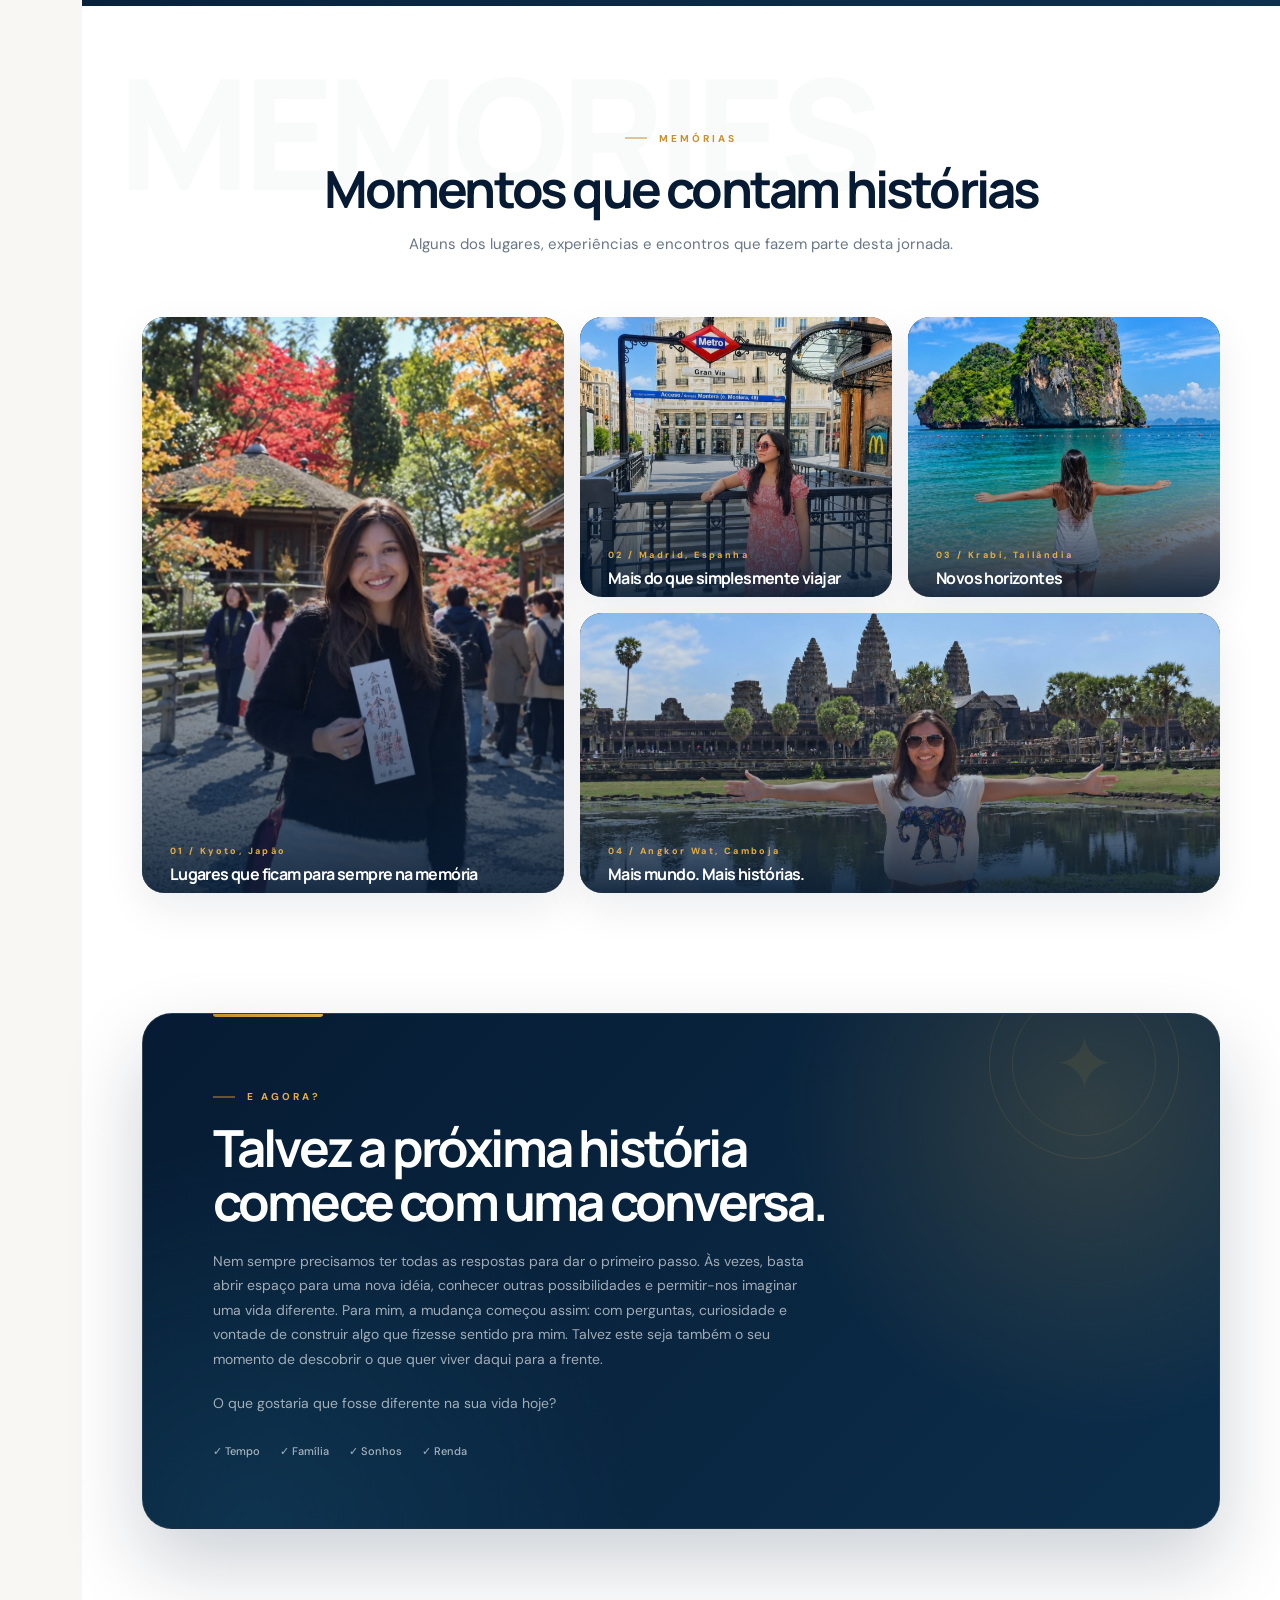
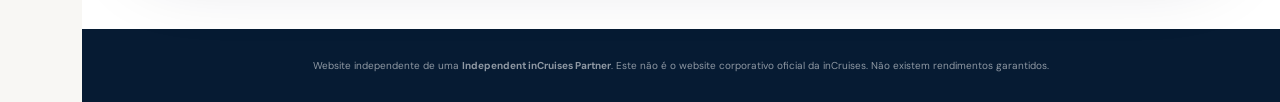
<file: sobre.html>
<!DOCTYPE html>
<html lang="pt-PT">

<head>

    <meta charset="UTF-8">

    <meta name="viewport" content="width=device-width, initial-scale=1.0">

    <title>Sobre mim | Viaje Mais</title>

    <meta name="description"
        content="Conheça a minha história, a minha forma de trabalhar e o que me levou a tornar-me Independent inCruises Partner.">

    <link rel="preconnect" href="https://fonts.googleapis.com">

    <link rel="preconnect" href="https://fonts.gstatic.com" crossorigin>

    <link
        href="https://fonts.googleapis.com/css2?family=DM+Sans:wght@400;500;600;700&family=Manrope:wght@600;700;800&family=Playfair+Display:ital,wght@1,600&display=swap"
        rel="stylesheet">

    <link rel="stylesheet" href="style.css">

</head>


<body>


    <!-- =====================================
       MENU LATERAL
  ====================================== -->

    <aside class="sidebar" id="sidebar">

        <a href="index.html" class="logo">

            <div class="logo-icon">
                V
            </div>

            <div class="logo-text">

                <strong>
                    VIAJE MAIS
                </strong>

                <small>
                    com Vivian Matsuura
                </small>

                <span class="partner-label">
                    Independent inCruises Partner
                </span>

            </div>

        </a>


        <nav class="sidebar-menu">

            <a href="index.html" class="menu-item">

                <span class="menu-icon">
                    ⌂
                </span>

                <span class="menu-text">
                    Início
                </span>

            </a>


            <a href="viajar.html" class="menu-item">

                <span class="menu-icon">
                    <svg width="22" height="22" viewBox="0 0 24 24" fill="none" stroke="currentColor" stroke-width="1.8"
                        stroke-linecap="round" stroke-linejoin="round" aria-hidden="true">
                        <path d="M8 10V5h8v5" />
                        <path d="M10 5V2h4v3" />
                        <path d="M12 8 3 12l3 7h12l3-7-9-4Z" />
                        <path d="M12 8v11" />
                        <path d="M3 22c1.5 0 1.5-1 3-1s1.5 1 3 1
                 1.5-1 3-1 1.5 1 3 1 1.5-1 3-1 1.5 1 3 1" />
                    </svg>
                </span>

                <span class="menu-text">
                    Viajar
                </span>

            </a>


            <a href="projeto.html" class="menu-item">

                <span class="menu-icon">
                    $
                </span>

                <span class="menu-text">
                    Projeto
                </span>

            </a>


        <div class="sidebar-bottom">

            <a href="sobre.html" class="menu-item active" aria-current="page">

                <span class="menu-icon">
                    ◉
                </span>

                <span class="menu-text">
                    Sobre mim
                </span>

            </a>

        </div>
        
        </nav>


    </aside>


    <button class="mobile-menu-button" id="mobileMenuButton" type="button" aria-label="Abrir menu"
        aria-controls="sidebar" aria-expanded="false">
        ☰
    </button>



    <!-- =====================================
       CONTEÚDO
  ====================================== -->

    <main class="main-content">


        <!-- =====================================
         HERO SOBRE
    ====================================== -->

        <section class="about-hero">

            <div class="about-hero-bg"></div>


            <div class="about-hero-container">


                <div class="about-hero-image">

                    <div class="about-photo-frame">

                        <img src="imagens/WhatsApp Image 2026-09-21 at 21.38.21.jpeg"
                            alt="Vivian Matsuura, Independent inCruises Partner">

                    </div>


                    <div class="about-photo-label" style="text-align: center;">
                        <strong>
                            Vivian Matsuura
                        </strong>

                        <span>
                            INDEPENDENT PARTNER
                        </span>
                    </div>

                </div>



                <div class="about-hero-content">

                    <span class="about-eyebrow">
                        A PESSOA POR TRÁS DESTE PROJETO
                    </span>

                    <p class="about-script">
                        A minha história
                    </p>


                    <h1>

                        "MAIS DO QUE
                        <span>VIAJAR,</span>

                        <br>

                        ESCOLHI VIVER
                        MAIS EXPERIÊNCIAS."

                    </h1>


                    <p class="about-intro">

                        Sempre acreditei que viajar vai muito além
                        de simplesmente conhecer novos lugares.

                        Para mim, viajar significa criar memórias,
                        descobrir novas perspectivas e viver momentos
                        que ficam conosco para sempre.

                    </p>


                    <p class="about-intro">

                        Foi essa paixão que me levou a conhecer
                        uma nova forma de planejar viagens e,
                        mais tarde, a descobrir também uma atividade
                        que hoje faz parte da minha jornada.

                    </p>


                    <a href="#minha-historia" class="about-scroll-button">

                        CONHECER A MINHA HISTÓRIA

                        <span>↓</span>

                    </a>

                </div>

            </div>

        </section>



        <!-- =====================================
         MINHA HISTÓRIA
    ====================================== -->

        <section class="story-section" id="minha-historia">

            <div class="story-container">


                <div class="story-heading">

                    <span class="section-small-title">
                        COMO TUDO COMEÇOU
                    </span>

                    <h2>
                        Uma decisão que começou
                        com uma simples curiosidade.
                    </h2>

                </div>



                <div class="story-content">

                    <div class="story-number">
                        01
                    </div>


                    <div class="story-text">

                        <p>

                            Quando conheci este conceito, a minha
                            primeira motivação não foi pensar numa atividade financeira.
                            Foi perceber se existia realmente uma forma
                            diferente de organizar e aproveitar melhor
                            as minhas viagens com economia.

                        </p>


                        <p>

                            Comecei por fazer perguntas, pesquisar,
                            entender como funcionava
                            e analisar se aquilo fazia sentido para mim.

                            Quanto mais conhecia, mais percebia que
                            havia ali algo que se relacionava com
                            aquilo que eu já valorizava:
                            <strong>
                                experiências, liberdade e conexão com pessoas.
                            </strong>

                        </p>


                        <p>

                            Foi aí que conheci também a possibilidade
                            de desenvolver uma atividade independente
                            como Sócio Membro.

                            Não como uma promessa de resultados fáceis,
                            mas como uma atividade que poderia ser desenvolvida
                            com consistência, aprendizagem e relações reais.

                        </p>

                        <p>

                            Então comecei a imaginar um novo capítulo: continuar a descobrir o mundo, estar
                            presente na vida das minhas filhas e construir algo meu, ao meu ritmo. Um caminho que
                            fizesse sentido para mim e para a vida que sempre sonhei viver com a minha família.
                        </p>

                    </div>

                </div>


                <blockquote class="story-quote">

                    <span>
                        “
                    </span>

                    <p>

                        Não comecei porque tinha todas as respostas.
                        Comecei porque decidi conhecer melhor
                        todas as possibilidades de mudança que este caminho poderia trazer para a minha vida.

                    </p>

                </blockquote>

            </div>

        </section>



        <!-- =====================================
         O QUE MUDOU
    ====================================== -->

        <section class="journey-section">

            <div class="journey-container">


                <div class="journey-heading">

                    <span class="section-small-title">
                        A MINHA JORNADA
                    </span>

                    <h2>
                        O que este caminho representa para mim
                    </h2>

                    <p>

                        Não se trata apenas de destinos.
                        Trata-se também das experiências,
                        aprendizagens e pessoas que encontramos
                        pelo caminho.

                    </p>

                </div>



                <div class="journey-grid">


                    <article class="journey-card">

                        <span class="journey-number">
                            01
                        </span>

                        <div class="journey-icon journey-ship">
                            <svg width="30" height="30" viewBox="0 0 24 24" fill="none" stroke="currentColor"
                                stroke-width="1.8" stroke-linecap="round" stroke-linejoin="round" aria-hidden="true">
                                <path d="M8 10V5h8v5" />
                                <path d="M10 5V2h4v3" />
                                <path d="M12 8 3 12l3 7h12l3-7-9-4Z" />
                                <path d="M12 8v11" />
                                <path d="M3 22c1.5 0 1.5-1 3-1s1.5 1 3 1
                 1.5-1 3-1 1.5 1 3 1 1.5-1 3-1 1.5 1 3 1" />
                            </svg>
                        </div>

                        <h3>
                            Mais vontade de viajar
                        </h3>

                        <p>

                            Passei a olhar para as viagens
                            com mais intenção e planejamento,
                            procurando transformar cada destino
                            numa verdadeira experiência.

                        </p>

                    </article>



                    <article class="journey-card">
                        <span class="journey-number">
                            02
                        </span>

                        <div class="journey-icon journey-community">
                            <span>◎</span>
                        </div>

                        <h3>
                            Novas conexões
                        </h3>

                        <p>

                            Conheci pessoas com histórias,
                            culturas e objetivos diferentes,
                            muitas delas unidas pela mesma
                            vontade de viver mais experiências e descobrir oportunidades de crescimento profissional.

                        </p>

                    </article>



                    <article class="journey-card">

                        <span class="journey-number">
                            03
                        </span>

                        <div class="journey-icon journey-growth">
                            <span>✦</span>
                        </div>

                        <h3>
                            Crescimento pessoal
                        </h3>

                        <p>

                            Sair da zona de conforto trouxe
                            aprendizagem, comunicação,
                            disciplina e uma nova forma
                            de olhar para projetos pessoais.

                        </p>

                    </article>



                    <article class="journey-card">

                        <span class="journey-number">
                            04
                        </span>

                        <div class="journey-icon journey-project">
                            <span>$</span>
                        </div>

                        <h3>
                            Uma nova atividade
                        </h3>

                        <p>

                            Descobri uma atividade independente
                            que posso desenvolver respeitando
                            o meu ritmo, os meus valores
                            e a forma como gosto de trabalhar.

                        </p>

                    </article>


                </div>

            </div>

        </section>



        <!-- =====================================
         FORMA DE TRABALHAR
    ====================================== -->

        <section class="work-style-section">

            <div class="work-style-container">


                <div class="work-style-left">

                    <span class="section-small-title light">
                        A MINHA FORMA DE TRABALHAR
                    </span>

                    <h2>

                        Entendimento <br>
                        Clareza <br>
                        Direção <br>
                        Ação

                    </h2>

                </div>



                <div class="work-style-right">

                    <p class="work-highlight">

                        Acredito que nem todas as oportunidades
                        sejam para todas as pessoas.

                    </p>


                    <p>

                        Por isso, a minha forma de trabalhar
                        começa sempre pela informação.

                        Prefiro que cada pessoa compreenda
                        como funciona, faça perguntas,
                        analise as condições e só depois
                        decida se aquilo faz sentido
                        para a sua realidade.

                    </p>


                    <p>

                        O meu objetivo não é convencer.
                        É ajudar quem está interessado
                        a tomar uma decisão mais consciente.

                    </p>


                    <div class="work-values">

                        <span>
                            Liberdade
                        </span>

                        <span>
                            Conexões
                        </span>

                        <span>
                            Oportunidade
                        </span>

                        <span>
                            Experiências
                        </span>

                    </div>

                </div>

            </div>

        </section>



        <!-- =====================================
         GALERIA
    ====================================== -->

        <section class="moments-section">

            <div class="moments-heading">

                <span class="section-small-title">
                    MEMÓRIAS
                </span>

                <h2>
                    Momentos que contam histórias
                </h2>

                <p>
                    Alguns dos lugares, experiências e encontros
                    que fazem parte desta jornada.
                </p>

            </div>


            <div class="moments-gallery">


                <!-- FOTO PRINCIPAL -->

                <figure class="moment-card moment-large">

                    <img src="imagens/kyoto.jpeg" alt="Viagem a Kyoto, Japão">

                    <div class="moment-overlay"></div>

                    <figcaption style="bottom: 6px;">

                        <span class="moment-index">
                            01 / Kyoto, Japão
                        </span>

                        <h3 style="font-size: 16px;">
                            Lugares que ficam
                            para sempre na memória
                        </h3>

                        <p>
                            Cada destino tem uma história.
                        </p>

                    </figcaption>

                </figure>



                <!-- FOTO 2 -->

                <figure class="moment-card">

                    <img src="imagens/Madrid.jpeg" alt="Viagem a Madrid, Espanha">

                    <div class="moment-overlay"></div>

                    <figcaption style="bottom: 6px;">

                        <span class="moment-index">
                            02 / Madrid, Espanha
                        </span>

                        <h3 style="font-size: 16px;">
                            Mais do que
                            simplesmente viajar
                        </h3>

                        <p>
                            Momentos que nos transformam.
                        </p>

                    </figcaption>

                </figure>



                <!-- FOTO 3 -->

                <figure class="moment-card">

                    <img src="imagens/Tailandia.jpeg" alt="Viagem a Tailândia">

                    <div class="moment-overlay"></div>

                    <figcaption style="bottom: 6px;">

                        <span class="moment-index">
                            03 / Krabi, Tailândia
                        </span>

                        <h3 style="font-size: 16px;">
                            Novos horizontes
                        </h3>

                        <p>
                            Novos lugares. Novas perspetivas.
                        </p>

                    </figcaption>

                </figure>



                <!-- FOTO HORIZONTAL -->

                <figure class="moment-card moment-wide">

                    <img src="imagens/camboja.jpeg" alt="Viagem a Camboja">

                    <div class="moment-overlay"></div>

                    <figcaption style="bottom: 6px;">

                        <span class="moment-index">
                            04 / Angkor Wat, Camboja
                        </span>

                        <h3 style="font-size: 16px;">
                            Mais mundo.
                            Mais histórias.
                        </h3>

                        <p>
                            Porque algumas experiências merecem ser vividas.
                        </p>

                    </figcaption>

                </figure>


            </div>

        </section>



        <!-- =====================================
         CTA FINAL
    ====================================== -->

        <section class="about-cta-section" id="contacto">

            <div class="about-cta-box">

                <div class="cta-decoration">
                    <span>✦</span>
                </div>


                <div class="about-cta-content">

                    <span class="section-small-title light">
                        E AGORA?
                    </span>

                    <h2>
                        Talvez a próxima história
                        comece com uma conversa.
                    </h2>

                    <p>
                        Nem sempre precisamos ter todas as respostas para dar o primeiro passo. Às vezes, basta abrir
                        espaço para uma nova idéia, conhecer outras possibilidades e permitir-nos imaginar uma vida
                        diferente. Para mim, a mudança começou assim: com perguntas, curiosidade e vontade de construir
                        algo que fizesse sentido pra mim. Talvez este seja também o seu momento de descobrir o que quer
                        viver daqui para a frente.
                    </p>
                    <p>
                        O que gostaria que fosse diferente na sua vida hoje?
                    </p>


                    <div class="cta-trust">

                        <span>
                            ✓ Tempo
                        </span>

                        <span>
                            ✓ Família
                        </span>

                        <span>
                            ✓ Sonhos
                        </span>

                        <span>
                            ✓ Renda
                        </span>

                    </div>

                </div>

            </div>

        </section>



        <!-- =====================================
         RODAPÉ
    ====================================== -->

        <section class="disclaimer">

            <p>
                Website independente de uma
                <strong>Independent inCruises Partner</strong>.
                Este não é o website corporativo oficial da inCruises.
                Não existem rendimentos garantidos.
            </p>

        </section>


    </main>


    <script src="script.js"></script>


</body>

</html>
</file>
<file: style.css>
:root {

    --navy: #061b33;
    --navy-light: #123552;

    --gold: #c8902d;
    --gold-light: #e5ae46;

    --blue: #0874a2;

    --white: #ffffff;

    --background: #f8f7f4;

    --text: #10243b;

    --muted: #697687;

    --border: rgba(10, 32, 54, 0.12);

    --sidebar-width: 82px;

}


/* RESET */

* {

    margin: 0;

    padding: 0;

    box-sizing: border-box;

}


html {

    scroll-behavior: smooth;

}


body {

    font-family: "DM Sans", sans-serif;

    background: var(--background);

    color: var(--text);

}


a {

    text-decoration: none;

    color: inherit;

}


button {

    font: inherit;

}



/* =================================
   SIDEBAR
================================= */

.sidebar {

    position: fixed;

    left: 0;

    top: 0;

    bottom: 0;

    width: var(--sidebar-width);

    z-index: 100;

    background: rgba(5, 24, 44, 0.98);

    display: flex;

    flex-direction: column;

    padding: 18px 12px;

    overflow: hidden;

    transition: 0.3s;

}


.sidebar:hover {

    width: 220px;

}


.logo {

    display: flex;

    align-items: center;

    gap: 13px;

    height: 62px;

    color: white;

    white-space: nowrap;

}


.logo-icon {

    flex: 0 0 46px;

    width: 46px;

    height: 46px;

    display: grid;

    place-items: center;

    border-radius: 14px;

    font-family: "Manrope";

    font-weight: 800;

    background: linear-gradient(135deg,
            var(--gold),
            var(--gold-light));

}


.logo-text {

    display: grid;

    opacity: 0;

    transition: 0.2s;

}


.sidebar:hover .logo-text {

    opacity: 1;

}


.logo-text strong {

    font-size: 12px;

}


.logo-text small {

    font-size: 10px;

    opacity: 0.55;

}



.sidebar-menu {

    margin-top: 40px;

    display: grid;

    gap: 6px;

}


.menu-item {
    position: relative;

    height: 48px;
    width: 100%;

    display: flex;
    align-items: center;

    gap: 14px;

    padding: 0 10px;

    border-radius: 12px;

    color: rgba(255, 255, 255, 0.65);

    white-space: nowrap;

    border: none;
    background: transparent;

    cursor: pointer;

    transition:
        background 0.3s ease,
        color 0.3s ease,
        transform 0.3s ease,
        box-shadow 0.3s ease;
}

.menu-item:hover {
    color: white;

    background: linear-gradient(135deg,
            rgba(200, 144, 45, 0.22),
            rgba(229, 174, 70, 0.08));

    transform: translateX(5px);

    box-shadow:
        0 8px 25px rgba(0, 0, 0, 0.15);
}


.menu-icon {
    flex: 0 0 36px;

    text-align: center;

    font-size: 18px;

    transition:
        transform 0.3s ease,
        color 0.3s ease;
}

.menu-item:hover .menu-icon {
    transform: scale(1.2);

    color: var(--gold-light);
}

.menu-item::before {
    content: "";

    position: absolute;

    left: 0;

    top: 50%;

    width: 3px;
    height: 0;

    border-radius: 10px;

    background: var(--gold-light);

    transform: translateY(-50%);

    transition: height 0.3s ease;
}

.menu-item:hover::before {
    height: 26px;
}


.menu-text {

    opacity: 0;

    transition: 0.2s;

}


.sidebar:hover .menu-text {

    opacity: 1;

}


.sidebar-bottom {

    margin-top: auto;

}



.mobile-menu-button {

    display: none;

}



/* =================================
   MAIN
================================= */

.main-content {

    margin-left: var(--sidebar-width);

}



/* =================================
   HERO
================================= */

.hero {

    position: relative;
    overflow: hidden;

    display: flex;
    align-items: center;

    background-image:
        url("imagens/ChatGPT\ Image\ 21\ de\ set.\ de\ 2026\,\ 11_04_31.png");

    background-repeat: no-repeat;

    /* preserva principalmente piscina + terraço */
    background-position: right bottom;

    /*
    Em vez de cover, usamos a altura total da imagem.
    Isso mostra muito mais do enquadramento original.
  */
    background-size: auto 100%;
}


.hero-overlay {
    position: absolute;
    inset: 0;

    background: linear-gradient(90deg,
            rgba(232, 241, 245, 0.88) 0%,
            rgba(232, 241, 245, 0.48) 28%,
            rgba(232, 241, 245, 0.10) 52%,
            rgba(6, 27, 51, 0.03) 100%);

    pointer-events: none;
}

.hero-layout {
    position: relative;
    z-index: 2;

    width: min(92%, 1450px);

    margin: 0 auto;

    display: grid;

    align-items: center;

    transform: translateY(-40px);
}



.hero-top {

    position: absolute;

    top: 38px;

    right: 48px;

    display: flex;

    align-items: center;

    gap: 12px;

    letter-spacing: 3px;

    font-size: 11px;

    font-weight: 700;

}


.hero-top i {

    width: 4px;

    height: 4px;

    border-radius: 50%;

    background: var(--navy);

    opacity: 0.5;

}



.hero-content {
    position: relative;

    transform: translateY(-45px);
}


.hero-script {
    font-family: "Playfair Display", serif;

    font-style: italic;

    font-size: 25px;

    font-weight: 600;

    color: #8b652a;

    margin-bottom: 23px;
}


.hero h1 {
    font-family: "Manrope", sans-serif;

    font-size: clamp(58px, 5.3vw, 90px);

    font-weight: 800;

    line-height: 0.91;

    letter-spacing: -5px;

    color: var(--navy);
}


.hero h1 span {
    color: #a76d19;
}


.hero-description {
    max-width: 510px;

    margin-top: 26px;

    font-size: 16px;

    line-height: 1.7;

    color: #4f5e6d;
}


.hero-button {
    display: inline-flex;
    align-items: center;

    gap: 25px;

    margin-top: 30px;

    padding: 16px 22px;

    border-radius: 10px;

    background: var(--navy);

    color: white;

    font-size: 12px;
    font-weight: 700;
    letter-spacing: 1px;

    position: relative;
    overflow: hidden;

    transition:
        transform 0.3s ease,
        box-shadow 0.3s ease,
        background 0.3s ease,
        gap 0.3s ease;
}

.hero-button:hover {
    transform: translateY(-3px);

    background: linear-gradient(135deg,
            var(--navy),
            var(--navy-light));

    box-shadow:
        0 14px 35px rgba(6, 27, 51, 0.3);

    gap: 35px;
}

.hero-button span {
    transition: transform 0.3s ease;
}

.hero-button:hover span {
    transform: translateY(4px);
}

.hero-button::before {
    content: "";

    position: absolute;

    top: 0;
    left: -120%;

    width: 70%;
    height: 100%;

    background: linear-gradient(120deg,
            transparent,
            rgba(255, 255, 255, 0.22),
            transparent);

    transform: skewX(-20deg);

    transition: left 0.6s ease;
}

.hero-button:hover::before {
    left: 140%;
}


.hero-phrase {

    position: absolute;

    right: 7%;

    top: 19%;

    transform: rotate(-5deg);

    font-family: "Playfair Display";

    font-style: italic;

    font-size: 31px;

    line-height: 1;

}

.hero-video-area {
    position: relative;
    display: flex;
    flex-direction: column;

    align-items: flex-start;
}

.hero-video-button {
    margin-top: 22px;

    align-self: flex-start;
}

.video-label {
    margin-bottom: 12px;

    font-size: 10px;

    font-weight: 700;

    letter-spacing: 3px;
}

.video-card {
    position: relative;

    width: 100%;

    padding: 7px;

    border-radius: 24px;

    background: rgba(255, 255, 255, 0.12);

    border: 1px solid rgba(255, 255, 255, 0.25);

    backdrop-filter: blur(10px);

    box-shadow:
        0 30px 70px rgba(3, 16, 30, 0.35);

    overflow: hidden;

    transition:
        transform 0.4s ease,
        box-shadow 0.4s ease;
}

.video-card:hover {
    transform:
        translateY(-5px) scale(1.01);

    box-shadow:
        0 40px 90px rgba(3, 16, 30, 0.42);
}

.video-card video {
    width: 100%;

    aspect-ratio: 16 / 9;

    display: block;

    object-fit: cover;

    border-radius: 18px;

    background: #000;

    transition:
        filter 0.5s ease,
        transform 0.6s ease;
}

.video-card:not(.video-playing):hover video {
    transform: scale(1.025);

    filter: brightness(0.92);
}

.video-card:not(.video-playing):hover .play-circle {
    transform: scale(1.1);
}

.video-card:not(.video-playing):hover .play-text {
    letter-spacing: 3px;
}

.video-caption {
    margin-top: 15px;

    display: flex;

    align-items: center;

    gap: 12px;

    font-size: 12px;

    letter-spacing: 1px;
}

.video-caption-line {
    width: 35px;

    height: 1px;

    background: var(--gold);
}

.custom-play-button {
    position: absolute;

    inset: 7px;

    z-index: 5;

    display: flex;

    flex-direction: column;

    align-items: center;
    justify-content: center;

    gap: 14px;

    border: none;

    border-radius: 18px;

    background: rgba(6, 27, 51, 0.15);

    color: white;

    cursor: pointer;
}

.play-circle {
    position: relative;

    width: 78px;
    height: 78px;

    display: grid;
    place-items: center;

    border-radius: 50%;

    background: rgba(255, 255, 255, 0.94);

    border: 1px solid rgba(255, 255, 255, 0.8);

    box-shadow:
        0 15px 40px rgba(0, 0, 0, 0.22),
        0 0 0 8px rgba(255, 255, 255, 0.12);

}

.play-triangle {
    width: 0;
    height: 0;

    margin-left: 6px;

    border-top: 10px solid transparent;
    border-bottom: 10px solid transparent;

    border-left: 16px solid var(--gold);
}

.play-text {
    font-size: 10px;

    font-weight: 700;

    letter-spacing: 2.5px;

    text-shadow:
        0 2px 8px rgba(0, 0, 0, 0.35);

    transition:
        opacity 0.25s ease,
        transform 0.25s ease,
        letter-spacing 0.3s ease;
}

.custom-play-button:hover {
    background: rgba(6, 27, 51, 0.25);
}


.custom-play-button:hover .play-circle {
    transform: scale(1.08);

    box-shadow:
        0 20px 50px rgba(0, 0, 0, 0.28),
        0 0 0 12px rgba(255, 255, 255, 0.1);
}

@keyframes playPulse {

    0%,
    100% {
        box-shadow:
            0 15px 40px rgba(0, 0, 0, 0.22),
            0 0 0 8px rgba(255, 255, 255, 0.12);
    }

    50% {
        box-shadow:
            0 15px 40px rgba(0, 0, 0, 0.22),
            0 0 0 15px rgba(255, 255, 255, 0.04);
    }

}

.play-circle {
    animation:
        playPulse 2.4s ease-in-out infinite;
}

.custom-play-button:hover .play-circle {
    animation: none;
}

.custom-play-button.hidden {
    opacity: 0;

    pointer-events: none;
}

/* ==========================================
   TRANSIÇÃO DO PLAY PARA O VÍDEO
========================================== */

.custom-play-button {
    transition:
        opacity 0.45s ease,
        background 0.45s ease;
}


.custom-play-button .play-circle {
    transition:
        transform 0.35s ease,
        opacity 0.35s ease,
        box-shadow 0.35s ease;
}


.custom-play-button .play-text {
    transition:
        opacity 0.25s ease,
        transform 0.25s ease;
}


/* Estado de saída */

.custom-play-button.playing {
    background: rgba(6, 27, 51, 0.45);
}


.custom-play-button.playing .play-circle {
    transform: scale(0.72);
    opacity: 0;
}


.custom-play-button.playing .play-text {
    opacity: 0;

    transform: translateY(8px);
}

.video-card.video-starting video {
    filter: brightness(0.72);

    transform: scale(1.015);
}

.video-card.video-playing video {
    filter: brightness(1);

    transform: scale(1);
}



/* =================================
   BENEFITS
================================= */

.benefits {

    background: white;

    min-height: 120px;

    display: grid;

    grid-template-columns: repeat(4, 1fr);

    border-bottom: 1px solid var(--border);

}


.benefit {

    display: flex;

    align-items: center;

    justify-content: center;

    gap: 15px;

    border-right: 1px solid var(--border);

}


.benefit div {

    display: grid;

}


.benefit strong,
.benefit small {

    font-size: 12px;

}

.benefit-icon {
    position: relative;

    width: 48px;
    height: 48px;

    display: grid;
    place-items: center;

    flex: 0 0 48px;

    font-size: 30px;

    color: var(--gold);
}

.plane-icon {
    overflow: visible;
}

.plane-icon::before {
    content: "";

    position: absolute;

    left: -5px;
    top: 56%;

    width: 48px;
    height: 2px;

    background: repeating-linear-gradient(90deg,
            rgba(200, 144, 45, 0.75) 0 4px,
            transparent 4px 8px);

    border-radius: 20px;

    opacity: 0;

    transform: rotate(-12deg);

    transition: opacity 0.3s ease;
}

.plane-icon i {
    position: relative;

    z-index: 2;

    font-style: normal;

    display: inline-block;

    transform: rotate(-10deg);
}

.benefit:hover .plane-icon::before {
    opacity: 1;

    animation: routeMove 0.9s linear infinite;
}

.benefit:hover .plane-icon i {
    animation: planeFly 1.4s ease-in-out infinite;
}

@keyframes routeMove {

    from {
        background-position: 0 0;
    }

    to {
        background-position: 16px 0;
    }

}

@keyframes planeFly {

    0%,
    100% {
        transform:
            translate(-5px, 3px) rotate(-10deg);
    }

    50% {
        transform:
            translate(7px, -4px) rotate(-4deg);
    }

}

.planning-icon {
    transition:
        color 0.3s ease,
        transform 0.3s ease;
}

.benefit:hover .planning-icon {
    color: #177e9f;

    animation: planningSpin 1.8s ease-in-out infinite;
}

@keyframes planningSpin {

    0% {
        transform: rotate(0deg) scale(1);
    }

    50% {
        transform: rotate(90deg) scale(1.12);
    }

    100% {
        transform: rotate(180deg) scale(1);
    }

}

.community-icon {
    border-radius: 50%;

    transition:
        color 0.3s ease,
        transform 0.3s ease;
}

.community-icon::before,
.community-icon::after {
    content: "";

    position: absolute;

    width: 6px;
    height: 6px;

    border-radius: 50%;

    background: var(--gold);

    opacity: 0;
}

.community-icon::before {
    top: 3px;
    left: 21px;
}

.community-icon::after {
    bottom: 3px;
    right: 10px;
}

.benefit:hover .community-icon {
    color: #168c96;

    animation: communityBreath 1.8s ease-in-out infinite;
}

.benefit:hover .community-icon::before {
    opacity: 1;

    animation: orbitOne 1.7s linear infinite;
}

.benefit:hover .community-icon::after {
    opacity: 1;

    animation: orbitTwo 1.7s linear infinite;
}

@keyframes communityBreath {

    0%,
    100% {
        transform: scale(1);
    }

    50% {
        transform: scale(1.08);
    }

}

@keyframes orbitOne {

    0% {
        transform:
            rotate(0deg) translateX(19px) rotate(0deg);
    }

    100% {
        transform:
            rotate(360deg) translateX(19px) rotate(-360deg);
    }

}

@keyframes orbitTwo {

    0% {
        transform:
            rotate(180deg) translateX(18px) rotate(-180deg);
    }

    100% {
        transform:
            rotate(540deg) translateX(18px) rotate(-540deg);
    }

}

.heart-icon {
    transition:
        color 0.3s ease,
        transform 0.3s ease,
        text-shadow 0.3s ease;
}

.benefit:hover .heart-icon {
    color: #e23d4f;

    animation: heartBeat 1.15s ease-in-out infinite;

    text-shadow:
        0 6px 18px rgba(226, 61, 79, 0.28);
}

@keyframes heartBeat {

    0% {
        transform: scale(1);
    }

    14% {
        transform: scale(1.18);
    }

    28% {
        transform: scale(1);
    }

    42% {
        transform: scale(1.12);
    }

    70% {
        transform: scale(1);
    }

    100% {
        transform: scale(1);
    }

}



/* =================================
   ESCOLHA
================================= */

.choice-section {

    padding: 70px 5%;

    text-align: center;

    background: white;

}


.section-pretitle,
.final-line {

    display: flex;

    align-items: center;

    justify-content: center;

    gap: 18px;

    font-size: 11px;

    letter-spacing: 4px;

}


.section-pretitle span,
.final-line span {

    width: 80px;

    height: 1px;

    background: var(--gold);

}


.choice-section h2 {

    font-family: "Manrope";

    margin-top: 12px;

    font-size: clamp(38px, 4vw, 55px);

    line-height: 1;

}


.choice-subtitle {

    margin-top: 10px;

    color: var(--muted);

}


.choice-grid {

    max-width: 1100px;

    margin: 5px auto;

    display: grid;

    grid-template-columns: 1fr 1fr;

    gap: 22px;

}


.choice-card {

    height: 450px;

    position: relative;

    border-radius: 22px;

    overflow: hidden;

    background-position: center;

    background-size: cover;

    color: white;

    box-shadow: 0 20px 45px rgba(6, 27, 51, 0.12);

    transition: 0.3s;

}


.choice-card:hover {

    transform: translateY(-6px);

    box-shadow: 0 30px 60px rgba(6, 27, 51, 0.2);

}


.travel-card {

    background-image:
        url("https://images.unsplash.com/photo-1507525428034-b723cf961d3e?auto=format&fit=crop&w=1400&q=85");

}


.project-card {

    background-image:
        url("https://images.unsplash.com/photo-1500530855697-b586d89ba3ee?auto=format&fit=crop&w=1400&q=85");

}


.choice-overlay {

    position: absolute;

    inset: 0;

    background:

        linear-gradient(transparent 5%,

            rgba(4, 25, 46, 0.2) 35%,

            rgba(4, 25, 46, 0.94) 100%);

}

.project-card .choice-overlay {
    background:
        linear-gradient(
            transparent 5%,
            rgba(4, 25, 46, 0.10) 35%,
            rgba(4, 25, 46, 0.80) 100%
        );
}


.choice-card-content {

    position: absolute;

    left: 30px;

    right: 30px;

    bottom: 28px;

    display: grid;

    justify-items: center;

}


.choice-icon {

    width: 60px;

    height: 60px;

    display: grid;

    place-items: center;

    background: white;

    color: var(--navy);

    font-size: 25px;

    border-radius: 50%;

    margin-bottom: 18px;

}

.travel-card:hover .choice-icon,
.travel-card:focus-visible .choice-icon {
    background: var(--gold-light);
}

.project-card:hover .choice-icon,
.project-card:focus-visible .choice-icon {
    background: var(--gold-light);
}


.choice-card h3 {

    font-family: "Manrope";

    font-size: 25px;

    line-height: 1.05;

}


.choice-card p {

    max-width: 400px;

    margin-top: 14px;

    font-size: 14px;

    color: rgba(255, 255, 255, 0.82);

}


.choice-button {
    width: 80%;

    margin-top: 22px;

    padding: 14px;

    display: flex;
    justify-content: center;
    align-items: center;

    gap: 25px;

    border-radius: 40px;

    border: 1px solid rgba(255, 255, 255, 0.8);

    font-size: 12px;

    font-weight: 700;

    transition:
        transform 0.3s ease,
        box-shadow 0.3s ease,
        filter 0.3s ease,
        gap 0.3s ease;
}

.choice-card:hover .choice-button {
    transform: translateY(-3px) scale(1.03);

    box-shadow:
        0 12px 28px rgba(0, 0, 0, 0.22);

    filter: brightness(1.08);

    gap: 35px;
}


.gold-button {

    background: linear-gradient(135deg,
            #c68d2c,
            #e2aa3c);

}


.blue-button {

    background: linear-gradient(135deg,
            #075d87,
            #0c82ad);

}



.mini-benefits {

    max-width: 1000px;

    margin: 50px auto;

    display: grid;

    grid-template-columns: repeat(3, 1fr);

}


.mini-benefits div {

    display: flex;

    justify-content: center;

    align-items: center;

    gap: 15px;

}


.mini-benefits span {

    font-size: 29px;

}


.mini-benefits p {

    text-align: left;

    font-size: 13px;

}


.final-line {

    color: #ae7c27;

    margin-top: 50px;

}



/* =================================
   DISCLAIMER
================================= */

.disclaimer {

    padding: 30px;

    background: var(--navy);

    color: rgba(255, 255, 255, 0.55);

    text-align: center;

    font-size: 10px;

}



/* =================================
   ASSISTENTE
================================= */

.assistant-floating {
    animation: assistantPulse 3s ease-in-out infinite;

    position: fixed;

    right: 25px;
    bottom: 25px;

    z-index: 200;

    display: flex;
    align-items: center;

    gap: 10px;

    height: 56px;

    padding: 0 18px 0 9px;

    border: none;
    border-radius: 18px;

    color: white;

    background: var(--navy);

    box-shadow:
        0 20px 50px rgba(5, 25, 46, 0.3);

    cursor: pointer;

    transition:
        transform 0.3s ease,
        box-shadow 0.3s ease,
        background 0.3s ease,
        bottom 0.15s ease;

}

.assistant-floating:hover {
    animation: none;

    transform: translateY(-5px) scale(1.03);

    background: linear-gradient(135deg,
            var(--navy),
            var(--navy-light));

    box-shadow:
        0 24px 55px rgba(5, 25, 46, 0.38);
}


.assistant-orb {
    position: relative;

    width: 30px;
    height: 30px;

    display: grid;
    place-items: center;

    border-radius: 50%;

    background: radial-gradient(circle at 30% 30%,
            #f5d28d 0%,
            #d7a042 45%,
            #b97b1f 100%);

    box-shadow:
        0 8px 20px rgba(200, 144, 45, 0.35),
        inset 0 1px 2px rgba(255, 255, 255, 0.45);

    transition:
        transform 0.3s ease,
        box-shadow 0.3s ease;
}

.assistant-orb::before {
    content: "";

    position: absolute;
    inset: -3px;

    border-radius: 50%;

    border: 1px solid rgba(229, 174, 70, 0.35);

    opacity: 0.9;
}

.assistant-orb-core {
    font-size: 15px;
    color: white;
    line-height: 1;

    text-shadow:
        0 1px 2px rgba(0, 0, 0, 0.2);
}

.assistant-floating:hover .assistant-orb {
    transform: rotate(12deg) scale(1.08);

    box-shadow:
        0 10px 24px rgba(200, 144, 45, 0.42),
        0 0 0 6px rgba(229, 174, 70, 0.12);
}

.assistant-floating strong {
    transition: letter-spacing 0.3s ease;
}

.assistant-floating:hover strong {
    letter-spacing: 0.4px;
}

@keyframes assistantPulse {

    0%,
    100% {
        box-shadow:
            0 20px 50px rgba(5, 25, 46, 0.3);
    }

    50% {
        box-shadow:
            0 20px 50px rgba(5, 25, 46, 0.3),
            0 0 0 8px rgba(200, 144, 45, 0.08);
    }
}



.assistant-background {

    position: fixed;

    inset: 0;

    z-index: 300;

    background: rgba(0, 10, 20, 0.5);

    opacity: 0;

    pointer-events: none;

    transition: 0.2s;

}


.assistant-background.open {

    opacity: 1;

    pointer-events: auto;

}



.assistant {

    position: fixed;

    right: 25px;

    bottom: 25px;

    z-index: 301;

    width: 390px;

    max-width: calc(100vw - 30px);

    height: 640px;

    max-height: calc(100vh - 40px);

    background: white;

    border-radius: 24px;

    overflow: hidden;

    display: grid;

    grid-template-rows: auto 1fr auto auto;

    box-shadow: 0 30px 90px rgba(0, 10, 20, 0.35);

    opacity: 0;

    pointer-events: none;

    transform: translateY(20px);

    transition: 0.2s;

}


.assistant.open {

    opacity: 1;

    pointer-events: auto;

    transform: none;

}


.assistant-header {

    padding: 14px;

    display: flex;

    align-items: center;

    justify-content: space-between;

    border-bottom: 1px solid var(--border);

}


.assistant-profile {

    display: flex;

    gap: 11px;

    align-items: center;

}


.assistant-avatar {

    width: 43px;

    height: 43px;

    display: grid;

    place-items: center;

    border-radius: 13px;

    color: white;

    font-weight: 800;

    background: linear-gradient(135deg,
            var(--gold),
            var(--gold-light));

}


.assistant-profile strong,
.assistant-profile small {

    display: block;

}


.assistant-profile small {

    color: var(--muted);

    font-size: 11px;

}


.assistant-profile small span {

    display: inline-block;

    width: 7px;

    height: 7px;

    margin-right: 4px;

    background: #25c16f;

    border-radius: 50%;

}


#assistantClose {

    width: 38px;

    height: 38px;

    border: none;

    border-radius: 10px;

    font-size: 23px;

    cursor: pointer;

}


.assistant-messages {

    padding: 18px;

    background: #fafbfc;

    overflow-y: auto;

    display: flex;

    flex-direction: column;

    gap: 10px;

}


.message {

    max-width: 85%;

    padding: 12px 14px;

    border-radius: 15px;

    font-size: 13px;

}


.message.bot {

    background: #edf1f4;

}


.message.user {

    margin-left: auto;

    background: var(--navy);

    color: white;

}


.assistant-options {

    display: grid;

    grid-template-columns: 1fr 1fr;

    gap: 8px;

}

.assistant-options.qualification-hidden {
        display: none;
    }


.assistant-options button {

    padding: 11px;

    border: 1px solid var(--border);

    background: white;

    border-radius: 12px;

    text-align: left;

    font-size: 12px;

    font-weight: 600;

    cursor: pointer;

}


.assistant-input {

    padding: 12px;

    display: grid;

    grid-template-columns: 1fr auto;

    gap: 8px;

    border-top: 1px solid var(--border);

}


.assistant-input input {

    height: 44px;

    border: 1px solid var(--border);

    border-radius: 12px;

    padding: 0 12px;

    outline: none;

}

.assistant-input input:focus-visible {
    border-color: var(--gold);

    box-shadow:
        0 0 0 3px rgba(200, 144, 45, 0.16);
}


.assistant-input button {

    width: 44px;

    border: none;

    border-radius: 12px;

    background: var(--gold);

    color: white;

    cursor: pointer;

}


.assistant-warning {

    padding: 0 10px 10px;

    text-align: center;

    color: #929ba7;

    font-size: 9px;

}

.partner-label {
    display: block;

    margin-top: 5px;

    font-size: 8px;
    font-weight: 500;

    letter-spacing: 0.08em;

    color: rgba(255, 255, 255, 0.38);

    white-space: nowrap;

    transition:
        color 0.3s ease,
        opacity 0.3s ease;
}

.sidebar:hover .partner-label {
    color: rgba(229, 174, 70, 0.65);
}

.project-advantages-list {
    display: grid;
    gap: 28px;
}

/* =================================
   MOBILE
================================= */

@media (max-width: 950px) {

    :root {

        --sidebar-width: 0px;

    }


    .sidebar {

        width: 250px;

        transform: translateX(-100%);

    }


    .sidebar.open {

        transform: none;

    }


    .sidebar .logo-text,
    .sidebar .menu-text {

        opacity: 1;

    }


    .mobile-menu-button {

        position: fixed;

        display: block;

        top: 15px;

        left: 15px;

        z-index: 150;

        width: 45px;

        height: 45px;

        border: none;

        border-radius: 12px;

        background: var(--navy);

        color: white;

    }


    .choice-grid {

        grid-template-columns: 1fr;

    }


    .benefits {

        grid-template-columns: 1fr 1fr;

    }


    .benefit {

        min-height: 90px;

    }


    .hero-phrase {

        display: none;

    }

}

    .hero {
        height: auto;
        min-height: 900px;

        padding:
            120px 0 80px;
    }


    .hero-layout {
        grid-template-columns:
            1fr;

        gap:
            55px;
    }


    .hero-content {
        max-width:
            680px;
    }


    .hero-video-area {
        width:
            min(100%, 560px);

        justify-self:
            start;
    }


    .video-label {
        color:
            var(--navy);

        text-align:
            left;
    }


    .video-caption {
        color:
            var(--navy);

        justify-content:
            flex-start;
    }

    @media (min-width: 951px) {

    .hero .hero-video-area {
        top: -70px;
        transform: translateX(-40px);
    }

}


@media (max-width: 650px) {

    .hero {

        height: 760px;

    }


    .hero-top {

        right: 50px;

        font-size: 8px;

    }


    .hero-content {

        left: 7%;

        right: 7%;

        max-width: none;

    }


    .hero-description {

        font-size: 14px;

    }


    .benefit {

        padding: 14px;

    }


    .benefit>span {

        font-size: 23px;

    }


    .benefit strong,
    .benefit small {

        font-size: 9px;

    }


    .choice-section {

        padding-left: 15px;

        padding-right: 15px;

    }


    .mini-benefits {

        grid-template-columns: 1fr;

        gap: 20px;

    }


    .assistant-floating strong {

        display: none;

    }


    .assistant-floating {

        width: 56px;

        padding: 9px;

        right: 14px;

        bottom: 14px;

    }


    .assistant {

        inset: 10px;

        width: auto;

        height: auto;

        max-width: none;

        max-height: none;

    }


    .assistant-options {

        grid-template-columns: 1fr;

    }

}

@media (max-width: 650px) {

    .hero {
        min-height: auto;

        padding:
            110px 0 65px;
    }


    .hero-layout {
        width: calc(100% - 30px);

        gap: 45px;
    }


    .hero h1 {
        font-size: 51px;

        letter-spacing: -3px;
    }


    .hero-script {
        font-size: 21px;
    }


    .video-card {
        padding: 5px;

        border-radius: 18px;
    }


    .video-card video {
        border-radius: 14px;
    }

}


/* ==========================================================
   PÁGINA SOBRE MIM
========================================================== */


/* ----------------------------------------------------------
   HERO
---------------------------------------------------------- */

.about-hero {
    min-height: 100vh;

    position: relative;

    display: flex;
    align-items: center;

    overflow: hidden;

    background:
        linear-gradient(135deg,
            #f9f7f2 0%,
            #edf4f5 55%,
            #e5eff2 100%);
}


.about-hero::before {
    content: "";

    position: absolute;

    width: 550px;
    height: 550px;

    border-radius: 50%;

    right: -200px;
    top: -170px;

    background:
        radial-gradient(circle,
            rgba(200, 144, 45, 0.12),
            transparent 68%);

    pointer-events: none;
}


.about-hero::after {
    content: "";

    position: absolute;

    width: 500px;
    height: 500px;

    border-radius: 50%;

    left: -250px;
    bottom: -250px;

    background:
        radial-gradient(circle,
            rgba(30, 118, 150, 0.12),
            transparent 68%);

    pointer-events: none;
}


.about-hero-bg {
    position: absolute;
    inset: 0;

    opacity: 0.15;

    background-image:
        linear-gradient(rgba(6, 27, 51, 0.035) 1px,
            transparent 1px),
        linear-gradient(90deg,
            rgba(6, 27, 51, 0.035) 1px,
            transparent 1px);

    background-size: 55px 55px;

    pointer-events: none;
}


.about-hero-container {
    position: relative;

    z-index: 2;

    width: min(88%, 1280px);

    margin: 0 auto;

    padding:
        90px 0 70px;

    display: grid;

    grid-template-columns:
        minmax(320px, 0.72fr) minmax(0, 1fr);

    align-items: center;

    gap: 8vw;

    transform: translateY(-60px);
}



/* FOTO */

.about-hero-image {
    position: relative;
}


.about-photo-frame {
    position: relative;

    width: min(100%, 480px);

    margin: 0 auto;

    padding: 10px;

    border-radius: 260px 260px 28px 28px;

    background: white;

    box-shadow:
        0 30px 80px rgba(6, 27, 51, 0.18);

    overflow: hidden;
}


.about-photo-frame::before {
    content: "";

    position: absolute;

    inset: 10px;

    z-index: 2;

    border-radius: 250px 250px 20px 20px;

    border:
        1px solid rgba(255, 255, 255, 0.55);

    pointer-events: none;
}


.about-photo-frame img {
    width: 100%;

    height: 640px;

    display: block;

    object-fit: cover;

    object-position: center;

    border-radius:
        250px 250px 20px 20px;
}


.about-photo-label {
    position: absolute;

    right: 10px;
    bottom: 10px;

    min-width: 0;
    width: max-content;
    max-width: calc(100% - 20px);

    padding: 6px 10px;

    text-align: right;

    border-radius: 15px;

    background:
        rgba(6, 27, 51, 0.94);

    color: white;

    box-shadow:
        0 18px 40px rgba(6, 27, 51, 0.24);
}


.about-photo-label span {
    display: block;

    margin-bottom: 2px;

    color: var(--gold-light);

    font-size: 6px;

    font-weight: 700;

    letter-spacing: 2px;
}


.about-photo-label strong {
    font-family: "Manrope";

    font-size: 15px;
}



/* TEXTO */

.about-eyebrow {
    color: var(--gold);

    font-size: 10px;

    font-weight: 700;

    letter-spacing: 3px;
}


.about-script {
    margin-top: 16px;

    font-family:
        "Playfair Display",
        serif;

    font-style: italic;

    font-size: 28px;

    color: #8c6730;
}


.about-hero-content h1 {
    max-width: 720px;

    margin-top: 18px;

    font-family:
        "Manrope",
        sans-serif;

    font-size:
        clamp(45px,
            5vw,
            75px);

    line-height: 0.98;

    letter-spacing: -4px;

    color: var(--navy);
}


.about-hero-content h1 span {
    color: var(--gold);
}


.about-intro {
    max-width: 650px;

    margin-top: 20px;

    color: #536274;

    font-size: 15px;

    line-height: 1.75;
}


.about-scroll-button {
    display: inline-flex;

    align-items: center;

    gap: 25px;

    margin-top: 30px;

    padding:
        15px 21px;

    border-radius: 10px;

    background: var(--navy);

    color: white;

    font-size: 11px;

    font-weight: 700;

    letter-spacing: 1px;

    transition:
        transform 0.3s ease,
        box-shadow 0.3s ease,
        gap 0.3s ease;
}


.about-scroll-button:hover {
    transform:
        translateY(-3px);

    gap: 35px;

    box-shadow:
        0 14px 35px rgba(6, 27, 51, 0.25);
}



/* ----------------------------------------------------------
   MINHA HISTÓRIA
---------------------------------------------------------- */

.story-section {
    background:
        radial-gradient(circle at 90% 10%,
            rgba(200, 144, 45, 0.07),
            transparent 28%),
        white;
}


.story-container::before {
    content: "";

    position: absolute;

    left: -45px;
    top: 10px;

    width: 1px;
    height: 160px;

    background: linear-gradient(to bottom,
            var(--gold),
            transparent);
}


.story-container {
    position: relative;

    max-width: 1120px;

    margin: 0 auto;
}


.section-small-title {
    display: inline-block;

    color: var(--gold);

    font-size: 10px;

    font-weight: 700;

    letter-spacing: 3px;
}


.section-small-title.light {
    color: var(--gold-light);
}


.story-heading {
    max-width: 800px;
}


.story-heading h2,
.journey-heading h2,
.work-style-left h2,
.moments-heading h2,
.about-cta-content h2 {
    margin-top: 15px;

    font-family:
        "Manrope",
        sans-serif;

    font-size:
        clamp(36px,
            4vw,
            58px);

    line-height: 1.05;
}


.story-content {
    margin-top: 65px;

    display: grid;

    grid-template-columns:
        100px 1fr;

    gap: 40px;
}


.story-number {
    padding-top: 5px;

    color: var(--gold);

    font-family: "Manrope";

    font-size: 14px;

    font-weight: 800;
}


.story-text {
    max-width: 820px;

    columns: 2;

    column-gap: 55px;
}


.story-text p {
    margin-bottom: 24px;

    break-inside: avoid;

    color: #596777;

    font-size: 15px;

    line-height: 1.8;
}

.story-text p:first-child::first-letter {
    float: left;

    margin:
        7px 9px 0 0;

    font-family: "Playfair Display";

    font-size: 58px;

    line-height: 0.75;

    color: var(--gold);
}


.story-text strong {
    color: var(--navy);
}


.story-quote {
    position: relative;

    max-width: 850px;

    margin: 85px auto 0;

    padding:
        50px 65px;

    border-radius: 0;

    border-top:
        1px solid rgba(200, 144, 45, 0.35);

    border-bottom:
        1px solid rgba(200, 144, 45, 0.35);

    background: transparent;

    text-align: center;
}


.story-quote>span {
    position: absolute;

    top: 5px;
    left: 30px;

    color:
        rgba(200, 144, 45, 0.2);

    font-family:
        "Playfair Display";

    font-size: 100px;

    line-height: 1;
}


.story-quote p {
    position: relative;

    z-index: 2;

    max-width: 700px;

    margin: 0 auto;

    font-family:
        "Playfair Display",
        serif;

    font-style: italic;

    font-size: 23px;

    line-height: 1.5;

    color: var(--navy);
}



/* ----------------------------------------------------------
   JORNADA
---------------------------------------------------------- */

.journey-section {
    padding:
        110px 5%;

    background: #f4f7f8;
}


.journey-container {
    max-width: 1200px;

    margin: 0 auto;
}


.journey-heading {
    max-width: 750px;

    margin-bottom: 60px;
}


.journey-heading p {
    max-width: 650px;

    margin-top: 18px;

    color: #657382;

    line-height: 1.7;
}


.journey-grid {
    display: grid;

    grid-template-columns:
        repeat(4, 1fr);

    gap: 15px;
}


.journey-card {
    position: relative;

    min-height: 325px;

    padding: 30px;

    border: 1px solid rgba(200, 144, 45, 0.30);

    border-radius: 20px;

    background: white;

    overflow: hidden;

    transition:
        transform 0.3s ease,
        box-shadow 0.3s ease;
}


.journey-card:hover {
    transform: translateY(-7px);

    background: var(--navy);

    color: white;

    border-color: var(--gold-light);

    box-shadow:
        0 25px 55px rgba(6, 27, 51, 0.20);
}


.journey-card:hover h3 {
    color: white;
}


.journey-card:hover p {
    color: rgba(255, 255, 255, 0.68);
}

.journey-number {
    position: absolute;

    top: 25px;
    right: 25px;

    color: rgba(6, 27, 51, 0.25);

    font-size: 11px;

    font-weight: 800;

    transition:
        color 0.3s ease;
}


.journey-card:hover .journey-number {
    color: rgba(255, 255, 255, 0.28);
}


    .journey-card:hover .journey-icon {
        background: rgba(255, 255, 255, 0.10);

        color: var(--gold-light);
    }


    .journey-icon {
        width: 52px;
        height: 52px;

        display: grid;

        place-items: center;

        border-radius: 15px;

        background: #eef5f5;

        color: var(--gold);

        font-size: 23px;

        transition:
            transform 0.3s ease;
    }

 .journey-card h3 {
    margin-top: 55px;

    font-family: "Manrope";

    font-size: 21px;

    transition:
        color 0.3s ease;
}


.journey-card p {
    margin-top: 15px;

    color: #6d7884;

    font-size: 13px;

    line-height: 1.7;

    transition:
        color 0.3s ease;
}



/* ----------------------------------------------------------
   FORMA DE TRABALHAR
---------------------------------------------------------- */

.work-style-section {
    padding:
        120px 5%;

    background:
        linear-gradient(135deg,
            #061b33,
            #0d304e);

    color: white;
}


.work-style-container {
    max-width: 1150px;

    margin: 0 auto;

    display: grid;

    grid-template-columns:
        0.85fr 1fr;

    gap: 100px;
}


.work-style-left h2 {
    color: white;
}


.work-style-right>p {
    color:
        rgba(255, 255, 255, 0.65);

    line-height: 1.8;

    margin-bottom: 22px;
}


.work-style-right .work-highlight {
    color: white;

    font-size: 20px;

    font-weight: 600;

    line-height: 1.5;
}


.work-values {
    display: flex;

    flex-wrap: wrap;

    gap: 10px;

    margin-top: 35px;
}


.work-values span {
    padding:
        9px 14px;

    border:
        1px solid rgba(255, 255, 255, 0.16);

    border-radius: 40px;

    color:
        rgba(255, 255, 255, 0.8);

    font-size: 11px;

    transition:
        background 0.3s ease,
        color 0.3s ease,
        border-color 0.3s ease;
}


.work-values span:hover {
    background:
        rgba(200, 144, 45, 0.16);

    color: var(--gold-light);

    border-color:
        rgba(200, 144, 45, 0.4);
}



/* ----------------------------------------------------------
   GALERIA
---------------------------------------------------------- */

/* ----------------------------------------------------------
   GALERIA PREMIUM
---------------------------------------------------------- */

.moments-section {
    position: relative;

    padding:
        120px 5%;

    background: white;

    overflow: hidden;
}


/* palavra gigante de fundo */



/* CABEÇALHO */

.moments-heading {
    position: relative;

    z-index: 2;

    max-width: 720px;

    margin:
        0 auto 60px;

    text-align: center;
}


.moments-heading h2 {

    font-size:
        clamp(38px,
            4vw,
            58px);

    color: var(--navy);
}


.moments-heading p {
    max-width: 560px;

    margin:
        16px auto 0;

    color: #697685;

    font-size: 15px;

    line-height: 1.7;
}



/* GRID */

.moments-gallery {
    position: relative;

    z-index: 2;

    max-width: 1200px;

    margin: 0 auto;

    display: grid;

    grid-template-columns:
        1.15fr 0.85fr 0.85fr;

    grid-template-rows:
        280px 280px;

    gap: 16px;
}



/* CARD */

.moment-card {
    position: relative;

    overflow: hidden;

    border-radius: 22px;

    background: var(--navy);

    box-shadow:
        0 15px 40px rgba(6, 27, 51, 0.08);

    isolation: isolate;
}


.moment-large {
    grid-row:
        1 / 3;
}


.moment-wide {
    grid-column:
        2 / 4;
}



/* IMAGEM */

.moment-card img {
    position: absolute;

    inset: 0;

    width: 100%;
    height: 100%;

    object-fit: cover;

    transition:
        transform 0.8s cubic-bezier(0.2,
            0.7,
            0.2,
            1),
        filter 0.5s ease;
}


.moment-card:hover img {
    transform:
        scale(1.07);

    filter:
        brightness(0.82);
}



/* OVERLAY */

.moment-overlay {
    position: absolute;

    inset: 0;

    z-index: 1;

    background:
        linear-gradient(180deg,
            rgba(6, 27, 51, 0.03) 15%,
            rgba(6, 27, 51, 0.2) 50%,
            rgba(6, 27, 51, 0.9) 100%);

    transition:
        background 0.45s ease;
}


.moment-card:hover .moment-overlay {
    background:
        linear-gradient(180deg,
            rgba(6, 27, 51, 0.08) 10%,
            rgba(6, 27, 51, 0.32) 48%,
            rgba(6, 27, 51, 0.95) 100%);
}



/* TEXTO */

.moment-card figcaption {
    position: absolute;

    z-index: 3;

    left: 28px;
    right: 28px;
    bottom: 25px;

    color: white;

    transform:
        translateY(22px);

    transition:
        transform 0.45s ease;
}


.moment-card:hover figcaption {
    transform:
        translateY(0);
}



.moment-index {
    display: block;

    margin-bottom: 9px;

    color: var(--gold-light);

    font-size: 9px;

    font-weight: 700;

    letter-spacing: 2.4px;
}


.moment-card h3 {
    max-width: 410px;

    font-family:
        "Manrope",
        sans-serif;

    font-size: 22px;

    line-height: 1.12;

    letter-spacing: -0.6px;
}


.moment-card p {
    margin-top: 9px;

    color:
        rgba(255, 255, 255, 0.7);

    font-size: 12px;

    opacity: 0;

    transform:
        translateY(12px);

    transition:
        opacity 0.4s ease,
        transform 0.4s ease;
}


.moment-card:hover p {
    opacity: 1;

    transform:
        translateY(0);
}



/* BORDA DOURADA MUITO SUBTIL */

.moment-card::before {
    content: "";

    position: absolute;

    z-index: 4;

    inset: 0;

    border:
        1px solid rgba(200, 144, 45, 0);

    border-radius: inherit;

    pointer-events: none;

    transition:
        border-color 0.4s ease,
        inset 0.4s ease;
}


.moment-card:hover::before {
    inset: 7px;

    border-color:
        rgba(229, 174, 70, 0.65);
}



/* PEQUENO INDICADOR NO CANTO */

.moment-card::after {
    content: "↗";

    position: absolute;

    z-index: 4;

    top: 22px;
    right: 22px;

    width: 38px;
    height: 38px;

    display: grid;

    place-items: center;

    border:
        1px solid rgba(255, 255, 255, 0.35);

    border-radius: 50%;

    color: white;

    font-size: 14px;

    opacity: 0;

    transform:
        translate(-5px,
            5px);

    transition:
        opacity 0.35s ease,
        transform 0.35s ease,
        background 0.35s ease;
}


.moment-card:hover::after {
    opacity: 1;

    transform:
        translate(0,
            0);

    background:
        rgba(6, 27, 51, 0.32);

    backdrop-filter:
        blur(8px);
}



/* ----------------------------------------------------------
   RESPONSIVO GALERIA
---------------------------------------------------------- */

@media (max-width: 900px) {

    .moments-gallery {
        grid-template-columns:
            1fr 1fr;

        grid-template-rows:
            360px 270px 270px;
    }


    .moment-large {
        grid-column:
            1 / 3;

        grid-row: auto;
    }


    .moment-wide {
        grid-column:
            1 / 3;
    }

}


@media (max-width: 600px) {


    .moment-large,
    .moment-wide {
        grid-column: auto;
        grid-row: auto;
    }


    .moment-card figcaption {
        left: 22px;
        right: 22px;
        bottom: 22px;

        transform: none;
    }


    .moment-card p {
        opacity: 1;

        transform: none;
    }


    .moment-card h3 {
        font-size: 20px;
    }

}



/* ----------------------------------------------------------
   CTA
---------------------------------------------------------- */

.about-cta-section {
    padding:
        0 5% 100px;

    background: white;
}


.about-cta-box {
    position: relative;

    max-width: 1200px;

    margin: 0 auto;

    padding:
        70px 70px;

    display: grid;

    grid-template-columns:
        1fr auto;

    align-items: center;

    gap: 70px;

    overflow: hidden;

    border-radius: 30px;

    color: white;

    background:
        radial-gradient(circle at 88% 20%,
            rgba(229, 174, 70, 0.18),
            transparent 30%),
        radial-gradient(circle at 10% 100%,
            rgba(38, 121, 153, 0.20),
            transparent 35%),
        linear-gradient(135deg,
            #061b33,
            #0c2e4b);

    border:
        1px solid rgba(255, 255, 255, 0.08);

    box-shadow:
        0 35px 80px rgba(6, 27, 51, 0.20);
}

.cta-decoration {
    position: absolute;

    right: 40px;
    top: -45px;

    width: 190px;
    height: 190px;

    display: grid;
    place-items: center;

    border-radius: 50%;

    border:
        1px solid rgba(229, 174, 70, 0.12);

    color:
        rgba(229, 174, 70, 0.08);

    font-size: 75px;

    pointer-events: none;
}

.cta-decoration::before {
    content: "";

    position: absolute;

    inset: 22px;

    border-radius: 50%;

    border:
        1px solid rgba(229, 174, 70, 0.10);
}

.about-cta-content {
    position: relative;

    z-index: 2;

    max-width: 700px;
}


.about-cta-actions {
    position: relative;

    z-index: 2;

    min-width: 270px;

    display: grid;

    gap: 12px;
}


.about-cta-primary,
.about-cta-secondary {

    justify-content: center;

    cursor: pointer;

}


.about-cta-primary {
    position: relative;

    min-height: 58px;

    padding:
        0 20px;

    display: grid;

    grid-template-columns:
        auto 1fr auto;

    align-items: center;

    gap: 12px;

    border: none;

    border-radius: 14px;

    background: white;

    color: var(--navy);

    font-size: 11px;

    font-weight: 800;

    letter-spacing: 0.4px;

    overflow: hidden;

    transition:
        transform 0.3s ease,
        box-shadow 0.3s ease,
        background 0.3s ease;
}

.cta-ai-icon {
    width: 32px;
    height: 32px;

    display: grid;
    place-items: center;

    border-radius: 50%;

    color: white;

    background:
        linear-gradient(135deg,
            var(--gold),
            var(--gold-light));

    transition:
        transform 0.3s ease;
}

.about-cta-primary:hover .cta-ai-icon {
    transform:
        rotate(12deg) scale(1.08);
}

.about-cta-secondary {
    min-height: 56px;

    padding:
        0 20px;

    display: flex;

    align-items: center;

    justify-content: space-between;

    gap: 15px;

    border:
        1px solid rgba(255, 255, 255, 0.22);

    border-radius: 14px;

    color: white;

    background:
        rgba(255, 255, 255, 0.03);

    backdrop-filter:
        blur(8px);

    font-size: 11px;

    font-weight: 800;

    letter-spacing: 0.4px;

    transition:
        transform 0.3s ease,
        background 0.3s ease,
        border-color 0.3s ease;
}

.about-cta-secondary:hover {

    background:
        rgba(255, 255, 255, 0.08);

    border-color:
        rgba(229, 174, 70, 0.55);
}

.cta-arrow {
    display: inline-block;

    transition:
        transform 0.3s ease;
}

.about-cta-primary:hover .cta-arrow,
.about-cta-secondary:hover .cta-arrow {
    transform:
        translateX(5px);
}

.about-cta-box::before {
    content: "";

    position: absolute;

    top: 0;
    left: 70px;

    width: 110px;
    height: 3px;

    border-radius:
        0 0 10px 10px;

    background:
        linear-gradient(90deg,
            var(--gold),
            var(--gold-light));
}


.about-cta-primary span {
    color: var(--gold);
}


.about-cta-primary:hover,
.about-cta-secondary:hover {
    transform:
        translateY(-3px);

    box-shadow:
        0 12px 30px rgba(0, 0, 0, 0.2);
}

#minha-historia {
    scroll-margin-top: 0px;
}

/* ==========================================
   ANIMAÇÕES DOS CARDS - SOBRE MIM
========================================== */

.journey-icon span {
    display: inline-block;

    transition:
        transform 0.35s ease,
        color 0.35s ease,
        text-shadow 0.35s ease;
}


/* AVIÃO */

.journey-card:hover .journey-plane span {
    animation: journeyPlane 1.2s ease-in-out infinite;
}

@keyframes journeyPlane {

    0%,
    100% {
        transform:
            translate(-3px, 3px) rotate(-8deg);
    }

    50% {
        transform:
            translate(6px, -5px) rotate(-2deg);
    }

}


/* COMUNIDADE */

.journey-community {
    position: relative;
}

.journey-community::before,
.journey-community::after {
    content: "";

    position: absolute;

    width: 5px;
    height: 5px;

    border-radius: 50%;

    background: var(--gold);

    opacity: 0;
}

.journey-card:hover .journey-community::before {
    opacity: 1;

    animation:
        journeyOrbitOne 1.6s linear infinite;
}

.journey-card:hover .journey-community::after {
    opacity: 1;

    animation:
        journeyOrbitTwo 1.6s linear infinite;
}

.journey-card::after {
    content: "";

    position: absolute;

    left: 30px;
    bottom: 0;

    width: 0;
    height: 3px;

    border-radius: 10px;

    background:
        linear-gradient(90deg,
            var(--gold),
            var(--gold-light));

    transition:
        width 0.4s ease;
}


.journey-card:hover::after {
    width: calc(100% - 60px);
}

@keyframes journeyOrbitOne {

    from {
        transform:
            rotate(0deg) translateX(18px) rotate(0deg);
    }

    to {
        transform:
            rotate(360deg) translateX(18px) rotate(-360deg);
    }

}

@keyframes journeyOrbitTwo {

    from {
        transform:
            rotate(180deg) translateX(18px) rotate(-180deg);
    }

    to {
        transform:
            rotate(540deg) translateX(18px) rotate(-540deg);
    }

}

.about-cta-content h2 {
    color: white;

    max-width: 680px;

    margin-top: 16px;

    font-size:
        clamp(38px,
            4vw,
            58px);

}

.about-cta-content p {
    max-width: 600px;

    margin-top: 20px;

    color:
        rgba(255, 255, 255, 0.62);

    font-size: 14px;

    line-height: 1.75;
}

.cta-trust {
    display: flex;

    flex-wrap: wrap;

    gap: 10px 20px;

    margin-top: 28px;
}

.cta-trust span {
    color:
        rgba(255, 255, 255, 0.64);

    font-size: 11px;

    font-weight: 500;
}




/* CRESCIMENTO */

.journey-card:hover .journey-growth span {
    color: var(--gold-light);

    animation:
        journeyGlow 1.5s ease-in-out infinite;
}

@keyframes journeyGlow {

    0%,
    100% {
        transform: scale(1);

        text-shadow:
            0 0 0 rgba(229, 174, 70, 0);
    }

    50% {
        transform:
            scale(1.25) rotate(8deg);

        text-shadow:
            0 0 18px rgba(229, 174, 70, 0.65);
    }

}


/* PROJETO */

.journey-card:hover .journey-project span {
    animation:
        journeyArrow 1.1s ease-in-out infinite;
}

@keyframes journeyArrow {

    0%,
    100% {
        transform:
            translate(0, 0);
    }

    50% {
        transform:
            translate(5px, -5px);
    }

}



/* ==========================================================
   RESPONSIVO SOBRE
========================================================== */

@media (max-width: 1050px) {

    .about-hero-container {
        grid-template-columns:
            0.8fr 1fr;

        gap: 55px;
    }


    .about-photo-frame img {
        height: 540px;
    }


    .journey-grid {
        grid-template-columns:
            1fr 1fr;
    }


    .work-style-container {
        grid-template-columns:
            1fr;

        gap: 50px;
    }


    .about-cta-box {
        grid-template-columns:
            1fr;
    }


    .about-cta-actions {
        grid-template-columns:
            1fr 1fr;
    }

}



@media (max-width: 800px) {

    .about-hero {
        min-height: auto;
    }


    .about-hero-container {
        padding:
            110px 0 70px;

        grid-template-columns:
            1fr;

    }


    .about-hero-image {
        width: min(90%,
                480px);

        margin: 0 auto;
    }


    .about-photo-frame img {
        height: 600px;
    }


    .about-hero-content {
        text-align: center;
    }


    .about-intro {
        margin-left: auto;
        margin-right: auto;
    }


    .story-text {
        columns: 1;
    }


    .story-content {
        grid-template-columns:
            1fr;
    }


    .story-number {
        display: none;
    }


    .moments-gallery {

        grid-template-rows:
            320px 250px 250px;
    }

}



@media (max-width: 600px) {

    .about-hero-container {
        width:
            calc(100% - 30px);
    }


    .about-photo-frame img {
        height: 500px;
    }


    .about-photo-label {
        right: -5px;

        bottom: 25px;

        min-width: 190px;
    }


    .about-hero-content h1 {
        font-size: 45px;

        letter-spacing: -3px;
    }


    .about-scroll-button {
        width: 100%;

        justify-content: center;
    }


    .story-section,
    .journey-section,
    .work-style-section,
    .moments-section {
        padding:
            85px 20px;
    }


    .story-quote {
        padding:
            45px 25px;
    }


    .story-quote p {
        font-size: 21px;
    }


    .journey-grid {
        grid-template-columns:
            1fr;
    }


    .journey-card {
        min-height: 300px;
    }


    .moments-gallery {

        grid-template-columns:
            1fr;

        grid-template-rows:
            repeat(4, 320px);
    }


    .about-cta-section {
        padding:
            0 15px 80px;
    }


    .about-cta-actions {
        grid-template-columns:
            1fr;
    }

    .about-cta-box {
        padding:
            45px 25px;

        gap: 40px;
    }


    .cta-trust {
        display: grid;

        gap: 8px;
    }


    .cta-decoration {
        right: -50px;

        top: -60px;
    }


    .about-cta-actions {
        min-width: 0;

        width: 100%;
    }

}

/* ==========================================================
   REFINAMENTO VISUAL GERAL - SOBRE MIM
========================================================== */

.story-section,
.journey-section,
.work-style-section,
.about-cta-section {
    position: relative;
}

.moments-section::before {
    content: "MEMORIES";

    position: absolute;

    left: 3%;
    top: 20px;

    font-family: "Manrope";

    font-size: clamp(75px, 12vw, 170px);

    font-weight: 800;

    letter-spacing: -7px;

    color: rgba(6, 27, 51, 0.025);

    pointer-events: none;

    user-select: none;
}

.journey-section::before {
    content: "JOURNEY";

    position: absolute;

    right: 4%;
    top: 15px;

    font-family: "Manrope";

    font-size: clamp(80px, 13vw, 180px);

    font-weight: 800;

    letter-spacing: -8px;

    color: rgba(6, 27, 51, 0.025);

    pointer-events: none;

    user-select: none;
}


/* títulos mais refinados */

.story-heading h2,
.journey-heading h2,
.work-style-left h2,
.moments-heading h2,
.about-cta-content h2 {
    font-weight: 700;

    letter-spacing: -2.8px;

    text-wrap: balance;
}


/* pequenos títulos */

.section-small-title {
    position: relative;

    padding-left: 34px;
}


.section-small-title::before {
    content: "";

    position: absolute;

    left: 0;
    top: 50%;

    width: 22px;
    height: 1px;

    background: var(--gold);

    transform: translateY(-50%);
}


/* ==========================================================
   HERO VIAJAR - PREMIUM
========================================================== */

.travel-page-hero {
    position: relative;

    min-height: 100vh;

    display: flex;
    align-items: center;

    overflow: hidden;

    background-image:
        url("imagens/momento-4.jpg");

    background-size: cover;

    background-position:
        center 48%;

    color: white;
}


/* transição suave para a secção seguinte */

.travel-page-hero::after {
    content: "";

    position: absolute;

    z-index: 1;

    left: 0;
    right: 0;
    bottom: 0;

    height: 150px;

    background:
        linear-gradient(to bottom,
            transparent,
            rgba(6, 27, 51, 0.18));

    pointer-events: none;
}


/* overlay principal */

.travel-page-overlay {
    position: absolute;

    z-index: 0;

    inset: 0;

    background:
        linear-gradient(90deg,
            rgba(5, 20, 39, 0.96) 0%,
            rgba(5, 20, 39, 0.88) 30%,
            rgba(5, 20, 39, 0.58) 52%,
            rgba(5, 20, 39, 0.20) 76%,
            rgba(5, 20, 39, 0.08) 100%);
}


/* conteúdo */

.travel-page-hero-content {
    position: relative;

    z-index: 3;

    width:
        min(86%, 1250px);

    margin:
        0 auto;

    padding:
        110px 0 100px;

    transform:
        translateY(-40px);
}


/* pequena categoria */

.travel-eyebrow {
    position: relative;

    display: inline-flex;

    align-items: center;

    gap: 12px;

    color:
        var(--gold-light);

    font-size: 9px;

    font-weight: 800;

    letter-spacing: 3.6px;
}


/* pequena linha dourada */

.travel-eyebrow::before {
    content: "";

    width: 34px;
    height: 1px;

    background:
        linear-gradient(90deg,
            var(--gold),
            var(--gold-light));
}


/* frase manuscrita */

.travel-script {
    max-width: 600px;

    margin-top: 25px;

    color:
        rgba(255, 255, 255, 0.74);

    font-family:
        "Playfair Display",
        serif;

    font-size:
        clamp(22px,
            2vw,
            30px);

    font-style: italic;

    line-height: 1.3;
}


/* título principal */

.travel-page-hero h1 {
    max-width: 900px;

    margin-top: 18px;

    color: white;

    font-family:
        "Manrope",
        sans-serif;

    font-size:
        clamp(58px,
            6.6vw,
            102px);

    font-weight: 800;

    line-height: 0.90;

    letter-spacing: -6px;

    text-shadow:
        0 8px 35px rgba(0, 0, 0, 0.18);
}


.travel-page-hero h1 span {
    color:
        var(--gold-light);
}


.travel-hero-description {
    position: relative;

    max-width: 590px;

    margin-top: 30px;

    padding-left: 18px;

    color:
        rgba(255, 255, 255, 0.70);

    font-size: 15px;

    line-height: 1.75;

    border-left:
        1px solid rgba(229, 174, 70, 0.45);
}



/* BOTÕES HERO */

.travel-hero-actions {
    display: flex;

    flex-wrap: wrap;

    align-items: center;

    gap: 12px;

    margin-top: 34px;
}


.travel-main-button,
.travel-secondary-button {
    min-height: 56px;

    padding:
        0 22px;

    display: inline-flex;

    align-items: center;

    justify-content: center;

    gap: 18px;

    border-radius: 12px;

    font-family:
        "DM Sans",
        sans-serif;

    font-size: 10px;

    font-weight: 800;

    letter-spacing: 1px;

    cursor: pointer;

    transition:
        transform 0.3s ease,
        box-shadow 0.3s ease,
        gap 0.3s ease,
        background 0.3s ease,
        border-color 0.3s ease;
}


.travel-main-button {
    border:
        1px solid var(--gold-light);

    color:
        var(--navy);

    background:
        linear-gradient(135deg,
            var(--gold),
            var(--gold-light));

    box-shadow:
        0 12px 30px rgba(200, 144, 45, 0.18);
}


.travel-secondary-button {
    border:
        1px solid rgba(255, 255, 255, 0.22);

    color:
        white;

    background:
        rgba(255, 255, 255, 0.055);

    backdrop-filter:
        blur(10px);
}


.travel-main-button:hover {
    transform:
        translateY(-4px);

    gap: 26px;

    box-shadow:
        0 18px 38px rgba(200, 144, 45, 0.25);
}


.travel-secondary-button:hover {
    transform:
        translateY(-4px);

    gap: 24px;

    border-color:
        rgba(229, 174, 70, 0.55);

    background:
        rgba(255, 255, 255, 0.10);
}



/* MINI DETALHES */

.travel-hero-details {
    display: flex;

    flex-wrap: wrap;

    align-items: center;

    gap: 10px;

    margin-top: 28px;
}


.travel-hero-details span {
    padding:
        7px 11px;

    border:
        1px solid rgba(255, 255, 255, 0.10);

    border-radius: 30px;

    color:
        rgba(255, 255, 255, 0.60);

    background:
        rgba(255, 255, 255, 0.035);

    font-size: 9px;

    font-weight: 500;

    letter-spacing: 0.2px;
}

/* indicador lateral EXPLORE */

.travel-scroll-indicator {
    position: absolute;

    z-index: 4;

    right: 38px;
    bottom: 38px;

    display: flex;

    align-items: center;

    gap: 12px;

    color:
        rgba(255, 255, 255, 0.48);

    font-size: 8px;

    font-weight: 700;

    letter-spacing: 3px;

    transform:
        rotate(90deg);

    transform-origin:
        right center;

    pointer-events: none;
}


.travel-scroll-indicator span {
    white-space: nowrap;
}


.travel-scroll-indicator i {
    display: block;

    width: 52px;
    height: 1px;

    background:
        linear-gradient(90deg,
            rgba(229, 174, 70, 0.75),
            rgba(255, 255, 255, 0.18));
}



/* ==========================================================
   COMO FUNCIONA
========================================================== */

/* ==========================================================
   COMO FUNCIONA - PREMIUM
========================================================== */

.travel-how-section {
    position: relative;

    padding:
        125px 5%;

    overflow: hidden;

    background:
        radial-gradient(circle at 10% 10%,
            rgba(200, 144, 45, 0.07),
            transparent 28%),
        linear-gradient(180deg,
            #ffffff 0%,
            #f8f8f6 100%);
}


/* palavra decorativa ao fundo */

.travel-how-section::before {
    content: "JOURNEY";

    position: absolute;

    top: 20px;
    right: 4%;

    color:
        rgba(6, 27, 51, 0.025);

    font-family:
        "Manrope",
        sans-serif;

    font-size:
        clamp(75px,
            11vw,
            160px);

    font-weight: 800;

    letter-spacing: -7px;

    pointer-events: none;

    user-select: none;
}


/* CABEÇALHO */

.travel-section-heading {
    position: relative;

    z-index: 2;

    max-width: 760px;

    margin:
        0 auto 70px;

    text-align: center;
}


.travel-section-heading h2 {
    margin-top: 16px;

    color:
        var(--navy);

    font-family:
        "Manrope",
        sans-serif;

    font-size:
        clamp(40px,
            4vw,
            58px);

    line-height: 1.04;

    letter-spacing: -2.7px;
}


.travel-section-heading p {
    max-width: 570px;

    margin:
        18px auto 0;

    color:
        #697685;

    font-size: 14px;

    line-height: 1.75;
}


/* ==========================================================
   CARDS
========================================================== */

.travel-steps {
    position: relative;

    z-index: 2;

    max-width: 1150px;

    margin: 0 auto;

    display: grid;

    grid-template-columns:
        repeat(3, 1fr);

    gap: 18px;
}


.travel-step-card {
    position: relative;

    min-height: 330px;

    padding:
        32px;

    overflow: hidden;

    border:
        1px solid rgba(200, 144, 45, 0.28);

    border-radius: 22px;

    background:
        rgba(255, 255, 255, 0.92);

    box-shadow:
        0 10px 30px rgba(6, 27, 51, 0.035);

    transition:
        transform 0.35s ease,
        background 0.35s ease,
        color 0.35s ease,
        border-color 0.35s ease,
        box-shadow 0.35s ease;
}


/* hover card */

.travel-step-card:hover {
    transform:
        translateY(-8px);

    background:
        linear-gradient(145deg,
            #061b33,
            #0b3150);

    color: white;

    border-color:
        rgba(229, 174, 70, 0.70);

    box-shadow:
        0 28px 60px rgba(6, 27, 51, 0.18);
}


/* número */

.travel-step-number {
    position: absolute;

    top: 25px;
    right: 27px;

    color:
        rgba(6, 27, 51, 0.17);

    font-family:
        "Manrope",
        sans-serif;

    font-size: 12px;

    font-weight: 800;

    letter-spacing: 1px;

    transition:
        color 0.35s ease,
        transform 0.35s ease;
}


.travel-step-card:hover .travel-step-number {
    color:
        rgba(255, 255, 255, 0.25);

    transform:
        translateY(-2px);
}


/* ==========================================================
   ÍCONES
========================================================== */

.travel-step-icon {
    position: relative;

    width: 54px;
    height: 54px;

    display: grid;

    place-items: center;

    border:
        1px solid rgba(200, 144, 45, 0.18);

    border-radius: 16px;

    background:
        linear-gradient(145deg,
            #f7f2e8,
            #eef5f5);

    color:
        var(--gold);

    font-size: 21px;

    transition:
        transform 0.4s ease,
        background 0.35s ease,
        color 0.35s ease,
        border-color 0.35s ease;
}


.travel-step-card:hover .travel-step-icon {
    transform:
        translateY(-3px) rotate(5deg) scale(1.08);

    color:
        var(--gold-light);

    background:
        rgba(255, 255, 255, 0.08);

    border-color:
        rgba(229, 174, 70, 0.35);
}


/* pequeno brilho */

.travel-step-icon::after {
    content: "";

    position: absolute;

    inset: -5px;

    border:
        1px solid rgba(229, 174, 70, 0);

    border-radius: 20px;

    transition:
        inset 0.35s ease,
        border-color 0.35s ease;
}


.travel-step-card:hover .travel-step-icon::after {
    inset: -8px;

    border-color:
        rgba(229, 174, 70, 0.18);
}


/* ==========================================================
   TEXTO
========================================================== */

.travel-step-card h3 {
    margin-top: 45px;

    color:
        var(--navy);

    font-family:
        "Manrope",
        sans-serif;

    font-size: 21px;

    font-weight: 700;

    line-height: 1.2;

    transition:
        color 0.35s ease;
}


.travel-step-card:hover h3 {
    color: white;
}


.travel-step-card p {
    margin-top: 15px;

    color:
        #697685;

    font-size: 13px;

    line-height: 1.7;

    transition:
        color 0.35s ease;
}


.travel-step-card:hover p {
    color:
        rgba(255, 255, 255, 0.66);
}


/* ==========================================================
   LINHA DOURADA INFERIOR
========================================================== */

.travel-card-line {
    position: absolute;

    left: 32px;
    bottom: 0;

    width: 0;
    height: 3px;

    border-radius:
        10px 10px 0 0;

    background:
        linear-gradient(90deg,
            var(--gold),
            var(--gold-light));

    transition:
        width 0.45s ease;
}


.travel-step-card:hover .travel-card-line {
    width:
        calc(100% - 64px);
}



/* ==========================================================
   EXPERIÊNCIAS
========================================================== */

/* ==========================================================
   EXPERIÊNCIAS - PREMIUM
========================================================== */

.travel-experiences-section {
    position: relative;

    padding:
        120px 5%;

    overflow: hidden;

    color: white;

    background:
        radial-gradient(circle at 85% 15%,
            rgba(200, 144, 45, 0.10),
            transparent 28%),
        linear-gradient(145deg,
            #061b33 0%,
            #08243e 55%,
            #0b2e4a 100%);
}


/* palavra decorativa */

.travel-experiences-section::before {
    content: "EXPLORE";

    position: absolute;

    left: 3%;
    top: 10px;

    color:
        rgba(255, 255, 255, 0.025);

    font-family:
        "Manrope",
        sans-serif;

    font-size:
        clamp(80px,
            12vw,
            175px);

    font-weight: 800;

    letter-spacing: -8px;

    pointer-events: none;
}


/* ==========================================================
   CABEÇALHO
========================================================== */

.travel-experiences-heading {
    position: relative;

    z-index: 2;

    max-width: 1200px;

    margin:
        0 auto 60px;

    display: grid;

    grid-template-columns:
        1fr 0.62fr;

    align-items: end;

    gap: 80px;
}


.travel-experiences-heading h2 {
    max-width: 720px;

    margin-top: 16px;

    color: white;

    font-family:
        "Manrope",
        sans-serif;

    font-size:
        clamp(42px,
            4.3vw,
            62px);

    line-height: 1.02;

    letter-spacing: -3px;
}


.travel-experiences-heading>p {
    max-width: 430px;

    padding-left: 20px;

    border-left:
        1px solid rgba(229, 174, 70, 0.38);

    color:
        rgba(255, 255, 255, 0.56);

    font-size: 13px;

    line-height: 1.75;
}


/* ==========================================================
   GRID EDITORIAL
========================================================== */

.travel-experience-grid {
    position: relative;

    z-index: 2;

    max-width: 1200px;

    margin: 0 auto;

    display: grid;

    grid-template-columns:
        1.15fr 0.85fr 0.85fr;

    grid-template-rows:
        275px 275px;

    gap: 16px;
}


/* Cruzeiros fica grande */

.experience-cruise {
    grid-row:
        1 / 3;
}


/* Descobertas fica horizontal */

.experience-discovery {
    grid-column:
        2 / 4;
}


/* ==========================================================
   CARD
========================================================== */

.travel-experience-card {
    position: relative;

    overflow: hidden;

    border-radius: 22px;

    background-size: cover;

    background-position: center;

    background-repeat: no-repeat;

    cursor: pointer;

    isolation: isolate;

    box-shadow:
        0 14px 35px rgba(0, 0, 0, 0.16);

    transition:
        transform 0.4s ease,
        box-shadow 0.4s ease,
        background-position 0.7s ease;
}


.travel-experience-card:hover {
    transform:
        translateY(-6px);

    box-shadow:
        0 30px 65px rgba(0, 0, 0, 0.30);

    background-position:
        center 54%;
}


/* ==========================================================
   OVERLAY
========================================================== */

.travel-experience-card::before {
    content: "";

    position: absolute;

    z-index: 1;

    inset: 0;

    background:
        linear-gradient(180deg,
            rgba(4, 18, 35, 0.02) 12%,
            rgba(4, 18, 35, 0.18) 45%,
            rgba(4, 18, 35, 0.92) 100%);

    pointer-events: none;

    transition:
        background 0.45s ease;
}


.travel-experience-card:hover::before {
    background:
        linear-gradient(180deg,
            rgba(4, 18, 35, 0.08) 10%,
            rgba(4, 18, 35, 0.30) 45%,
            rgba(4, 18, 35, 0.97) 100%);
}


/* ==========================================================
   IMAGENS
========================================================== */

.experience-cruise {
    background-image:
        url("imagens/Cruzeiro.png");

    background-position:
        center center;
}


.experience-hotel {
    background-image:
        url("imagens/Hotel\ na\ india.png");

    background-position:
        center center;
}


.experience-resort {
    background-image:
        url("imagens/Refúgio\ tropical\ sobre\ águas\ cristalinas.png");

    background-position:
        center center;
}


.experience-discovery {
    background-image:
        url("imagens/Kyoto\ 2.png");

    background-position:
        center center;
}


/* ==========================================================
   CONTEÚDO
========================================================== */

.travel-experience-content {
    position: absolute;

    z-index: 2;

    left: 28px;
    right: 28px;
    bottom: 26px;

    display: flex;

    flex-direction: column;

    align-items: flex-start;

    padding-right: 55px;

    color: white;

    transform:
        translateY(8px);

    transition:
        transform 0.4s ease;
}


.travel-experience-card:hover .travel-experience-content {
    transform:
        translateY(0);
}


/* categoria */

.travel-experience-content>span {
    display: block;

    margin-bottom: 9px;

    color:
        var(--gold-light);

    font-size: 9px;

    font-weight: 800;

    line-height: 1.2;

    letter-spacing: 2.3px;
}


/* título */

.travel-experience-content h3 {
    width: 100%;

    max-width: 440px;

    margin: 0;

    color: white;

    font-family:
        "Manrope",
        sans-serif;

    font-size: 23px;

    font-weight: 700;

    line-height: 1.12;

    letter-spacing: -0.6px;
}


/* Cruzeiros pode ter título maior */

.experience-cruise .travel-experience-content h3 {
    font-size:
        clamp(26px,
            2.5vw,
            34px);

    max-width: 470px;
}


/* descrição */

.travel-experience-content p {
    width: 100%;

    max-width: 430px;

    margin: 0;

    padding: 0;

    color:
        rgba(255, 255, 255, 0.68);

    font-size: 12px;

    line-height: 1.6;

    opacity: 0;

    max-height: 0;

    overflow: hidden;

    transform:
        translateY(8px);

    transition:
        opacity 0.35s ease,
        transform 0.35s ease,
        max-height 0.35s ease,
        margin-top 0.35s ease;
}


.travel-experience-card:hover .travel-experience-content p {
    opacity: 1;

    max-height: 80px;

    margin-top: 9px;

    transform:
        translateY(0);
}


/* ==========================================================
   SETA
========================================================== */

.travel-experience-arrow {
    position: absolute;

    right: 0;
    bottom: 0;

    width: 40px;
    height: 40px;

    display: grid;

    place-items: center;

    border:
        1px solid rgba(255, 255, 255, 0.30);

    border-radius: 50%;

    color: white;

    opacity: 0;

    transform:
        translate(-5px, 5px);

    transition:
        opacity 0.3s ease,
        transform 0.3s ease,
        background 0.3s ease,
        border-color 0.3s ease;
}


.travel-experience-card:hover .travel-experience-arrow {
    opacity: 1;

    transform:
        translate(0, 0);

    background:
        rgba(6, 27, 51, 0.42);

    border-color:
        rgba(229, 174, 70, 0.60);
}


/* ==========================================================
   BORDA DOURADA INTERNA
========================================================== */

.travel-experience-card::after {
    content: "";

    position: absolute;

    z-index: 3;

    inset: 0;

    border:
        1px solid rgba(229, 174, 70, 0);

    border-radius: inherit;

    pointer-events: none;

    transition:
        inset 0.4s ease,
        border-color 0.4s ease;
}


.travel-experience-card:hover::after {
    inset: 7px;

    border-color:
        rgba(229, 174, 70, 0.60);
}



/* ==========================================================
   BENEFÍCIOS / ANALISAR
========================================================== */

/* ==========================================================
   O QUE VALE A PENA ANALISAR - PREMIUM
========================================================== */

.travel-benefits-section {
    position: relative;

    padding:
        125px 5%;

    overflow: hidden;

    background:
        radial-gradient(circle at 12% 20%,
            rgba(200, 144, 45, 0.08),
            transparent 28%),
        linear-gradient(135deg,
            #f5f7f7 0%,
            #eef3f4 100%);
}


/* detalhe decorativo */

.travel-benefits-section::before {
    content: "CONSIDER";

    position: absolute;

    right: 3%;
    bottom: -25px;

    color:
        rgba(6, 27, 51, 0.025);

    font-family:
        "Manrope",
        sans-serif;

    font-size:
        clamp(70px,
            11vw,
            155px);

    font-weight: 800;

    letter-spacing: -7px;

    pointer-events: none;

    user-select: none;
}


/* ==========================================================
   CONTAINER
========================================================== */

.travel-benefits-container {
    position: relative;

    z-index: 2;

    max-width: 1120px;

    margin: 0 auto;

    display: grid;

    grid-template-columns:
        0.72fr 1fr;

    align-items: start;

    gap: 100px;
}


/* ==========================================================
   TEXTO DA ESQUERDA
========================================================== */

.travel-benefits-intro {
    position: sticky;

    top: 80px;
}


.travel-benefits-intro h2 {
    max-width: 470px;

    margin-top: 16px;

    color:
        var(--navy);

    font-family:
        "Manrope",
        sans-serif;

    font-size:
        clamp(40px,
            4vw,
            56px);

    line-height: 1.04;

    letter-spacing: -2.8px;
}


.travel-benefits-intro p {
    max-width: 430px;

    margin-top: 22px;

    padding-left: 18px;

    border-left:
        1px solid rgba(200, 144, 45, 0.45);

    color:
        #687583;

    font-size: 14px;

    line-height: 1.75;
}


/* ==========================================================
   LISTA
========================================================== */

.travel-benefits-list {
    display: grid;

    gap: 13px;

    border: none;
}


/* ==========================================================
   CADA ITEM
========================================================== */

.travel-benefit-row {
    position: relative;

    min-height: 145px;

    padding:
        27px 28px;

    display: grid;

    grid-template-columns:
        55px 1fr;

    align-items: start;

    gap: 20px;

    overflow: hidden;

    border:
        1px solid rgba(200, 144, 45, 0.24);

    border-radius: 18px;

    background:
        rgba(255, 255, 255, 0.72);

    box-shadow:
        0 10px 30px rgba(6, 27, 51, 0.035);

    backdrop-filter:
        blur(8px);

    transition:
        transform 0.35s ease,
        background 0.35s ease,
        border-color 0.35s ease,
        box-shadow 0.35s ease;
}


/* hover */

.travel-benefit-row:hover {

    transform:
        translateX(8px);

    background:
        white;

    border-color:
        rgba(200, 144, 45, 0.65);

    box-shadow:
        0 20px 45px rgba(6, 27, 51, 0.10);
}


/* ==========================================================
   NÚMERO
========================================================== */

.travel-benefit-index {
    width: 42px;
    height: 42px;

    display: grid;

    place-items: center;

    border:
        1px solid rgba(200, 144, 45, 0.26);

    border-radius: 50%;

    background:
        rgba(200, 144, 45, 0.07);

    color:
        var(--gold);

    font-family:
        "Manrope",
        sans-serif;

    font-size: 10px;

    font-weight: 800;

    letter-spacing: 1px;

    transition:
        color 0.35s ease,
        background 0.35s ease,
        transform 0.35s ease,
        border-color 0.35s ease;
}


.travel-benefit-row:hover .travel-benefit-index {
    transform:
        rotate(-8deg) scale(1.07);

    color: white;

    background:
        linear-gradient(135deg,
            var(--gold),
            var(--gold-light));

    border-color:
        var(--gold-light);
}


/* ==========================================================
   TÍTULO
========================================================== */

.travel-benefit-row h3 {
    margin: 2px 0 0;

    color:
        var(--navy);

    font-family:
        "Manrope",
        sans-serif;

    font-size: 18px;

    font-weight: 700;

    line-height: 1.25;

    transition:
        color 0.3s ease;
}


/* ==========================================================
   TEXTO
========================================================== */

.travel-benefit-row p {
    max-width: 500px;

    margin-top: 8px;

    color:
        #6c7885;

    font-size: 13px;

    line-height: 1.65;
}


/* ==========================================================
   LINHA DOURADA INFERIOR
========================================================== */

.travel-benefit-row::after {
    content: "";

    position: absolute;

    left: 28px;
    bottom: 0;

    width: 0;
    height: 3px;

    border-radius:
        10px 10px 0 0;

    background:
        linear-gradient(90deg,
            var(--gold),
            var(--gold-light));

    transition:
        width 0.45s ease;
}


.travel-benefit-row:hover::after {
    width:
        calc(100% - 56px);
}


/* brilho muito discreto */

.travel-benefit-row::before {
    content: "";

    position: absolute;

    width: 130px;
    height: 130px;

    right: -80px;
    top: -80px;

    border-radius: 50%;

    background:
        rgba(229, 174, 70, 0.08);

    opacity: 0;

    transition:
        opacity 0.4s ease,
        transform 0.5s ease;
}


.travel-benefit-row:hover::before {
    opacity: 1;

    transform:
        scale(1.3);
}



/* ==========================================================
   CITAÇÃO
========================================================== */

/* ==========================================================
   FRASE / TRANSIÇÃO EDITORIAL
========================================================== */

.travel-quote-section {
    position: relative;

    min-height: 430px;

    padding:
        115px 5%;

    display: flex;

    align-items: center;

    justify-content: center;

    overflow: hidden;

    text-align: center;

    background:
        radial-gradient(circle at 50% 0%,
            rgba(200, 144, 45, 0.10),
            transparent 35%),
        linear-gradient(180deg,
            #ffffff 0%,
            #f8f7f3 100%);
}


/* linha dourada superior */

.travel-quote-section::before {
    content: "";

    position: absolute;

    top: 0;
    left: 50%;

    width: 90px;
    height: 2px;

    transform:
        translateX(-50%);

    background:
        linear-gradient(90deg,
            transparent,
            var(--gold),
            transparent);
}


/* aspas gigantes ao fundo */

.travel-big-quote {
    position: absolute;

    top: -55px;
    left: 50%;

    transform:
        translateX(-50%);

    color:
        rgba(200, 144, 45, 0.075);

    font-family:
        "Playfair Display",
        serif;

    font-size:
        270px;

    line-height: 1;

    pointer-events: none;

    user-select: none;
}


/* frase */

.travel-quote-section blockquote {
    position: relative;

    z-index: 2;

    max-width: 850px;

    margin: 0 auto;

    padding:
        0 30px;

    color:
        var(--navy);

    font-family:
        "Playfair Display",
        serif;

    font-style: italic;

    font-size:
        clamp(29px,
            3.1vw,
            43px);

    font-weight: 600;

    line-height: 1.42;

    letter-spacing: -0.8px;

    transition:
        transform 0.45s ease;
}


/* segunda frase */

.travel-quote-section strong {
    position: relative;

    display: inline-block;

    margin-top: 14px;

    color:
        var(--gold);

    font-weight: 600;
}


/* pequeno traço sob a frase */

.travel-quote-section strong::after {
    content: "";

    position: absolute;

    left: 50%;
    bottom: -18px;

    width: 38px;
    height: 1px;

    transform:
        translateX(-50%);

    background:
        rgba(200, 144, 45, 0.60);
}


.travel-quote-section:hover blockquote {
    transform:
        translateY(-4px);
}



/* ==========================================================
   PARA QUEM FAZ SENTIDO
========================================================== */

/* ==========================================================
   E PARA SI? - PREMIUM
========================================================== */

.travel-fit-section {
    position: relative;

    padding:
        120px 5%;

    overflow: hidden;

    background:
        linear-gradient(145deg,
            #edf3f4 0%,
            #f8f8f6 100%);
}


/* palavra decorativa */

.travel-fit-section::before {
    content: "YOU";

    position: absolute;

    right: 4%;
    top: 10px;

    color:
        rgba(6, 27, 51, 0.025);

    font-family:
        "Manrope",
        sans-serif;

    font-size:
        clamp(90px,
            14vw,
            190px);

    font-weight: 800;

    letter-spacing: -8px;

    pointer-events: none;

    user-select: none;
}


/* ==========================================================
   CONTAINER
========================================================== */

.travel-fit-container {
    position: relative;

    z-index: 2;

    max-width: 1120px;

    margin: 0 auto;
}


/* ==========================================================
   TÍTULO
========================================================== */

.travel-fit-title {
    max-width: 680px;
}


.travel-fit-title h2 {
    margin-top: 16px;

    color:
        var(--navy);

    font-family:
        "Manrope",
        sans-serif;

    font-size:
        clamp(40px,
            4vw,
            58px);

    line-height: 1.04;

    letter-spacing: -2.8px;
}


/* ==========================================================
   GRID
========================================================== */

.travel-fit-items {
    margin-top: 60px;

    display: grid;

    grid-template-columns:
        repeat(2, 1fr);

    gap: 16px;
}


/* ==========================================================
   CARD
========================================================== */

.travel-fit-item {
    position: relative;

    min-height: 125px;

    padding:
        26px 28px;

    display: flex;

    align-items: center;

    gap: 20px;

    overflow: hidden;

    border:
        1px solid rgba(200, 144, 45, 0.28);

    border-radius: 19px;

    background:
        rgba(255, 255, 255, 0.76);

    box-shadow:
        0 10px 28px rgba(6, 27, 51, 0.035);

    transition:
        transform 0.35s ease,
        background 0.35s ease,
        border-color 0.35s ease,
        box-shadow 0.35s ease;
}


/* hover */

.travel-fit-item:hover {
    transform:
        translateY(-6px);

    background:
        var(--navy);

    border-color:
        rgba(229, 174, 70, 0.70);

    box-shadow:
        0 24px 50px rgba(6, 27, 51, 0.16);
}


/* ==========================================================
   CHECK
========================================================== */

.travel-fit-item>span {
    position: relative;

    z-index: 2;

    width: 44px;
    height: 44px;

    flex:
        0 0 44px;

    display: grid;

    place-items: center;

    border:
        1px solid rgba(200, 144, 45, 0.30);

    border-radius: 50%;

    background:
        rgba(200, 144, 45, 0.08);

    color:
        var(--gold);

    font-size: 15px;

    font-weight: 900;

    transition:
        transform 0.35s ease,
        background 0.35s ease,
        color 0.35s ease,
        border-color 0.35s ease;
}


.travel-fit-item:hover>span {
    transform:
        rotate(-8deg) scale(1.08);

    color:
        var(--navy);

    background:
        linear-gradient(135deg,
            var(--gold),
            var(--gold-light));

    border-color:
        var(--gold-light);
}


/* ==========================================================
   TEXTO
========================================================== */

.travel-fit-item p {
    position: relative;

    z-index: 2;

    max-width: 430px;

    margin: 0;

    color:
        #546170;

    font-size: 15px;

    font-weight: 500;

    line-height: 1.55;

    transition:
        color 0.35s ease,
        transform 0.35s ease;
}


.travel-fit-item:hover p {
    color:
        rgba(255, 255, 255, 0.82);

    transform:
        translateX(3px);
}


/* ==========================================================
   DETALHE DOURADO
========================================================== */

.travel-fit-item::after {
    content: "";

    position: absolute;

    left: 28px;
    bottom: 0;

    width: 0;
    height: 3px;

    border-radius:
        10px 10px 0 0;

    background:
        linear-gradient(90deg,
            var(--gold),
            var(--gold-light));

    transition:
        width 0.4s ease;
}


.travel-fit-item:hover::after {
    width:
        calc(100% - 56px);
}


/* brilho discreto */

.travel-fit-item::before {
    content: "";

    position: absolute;

    width: 140px;
    height: 140px;

    right: -90px;
    top: -90px;

    border-radius: 50%;

    background:
        rgba(229, 174, 70, 0.09);

    opacity: 0;

    transition:
        opacity 0.4s ease,
        transform 0.5s ease;
}


.travel-fit-item:hover::before {
    opacity: 1;

    transform:
        scale(1.35);
}



/* ==========================================================
   FAQ
========================================================== */

/* ==========================================================
   FAQ - PREMIUM
========================================================== */

.travel-faq-section {
    position: relative;

    padding:
        125px 5%;

    overflow: hidden;

    background:
        linear-gradient(180deg,
            #ffffff 0%,
            #f8f8f6 100%);
}


/* palavra decorativa */

.travel-faq-section::before {
    content: "QUESTIONS";

    position: absolute;

    left: 3%;
    top: 10px;

    color:
        rgba(6, 27, 51, 0.025);

    font-family:
        "Manrope",
        sans-serif;

    font-size:
        clamp(75px,
            11vw,
            155px);

    font-weight: 800;

    letter-spacing: -7px;

    pointer-events: none;

    user-select: none;
}


/* ==========================================================
   CONTAINER
========================================================== */

.travel-faq-container {
    position: relative;

    z-index: 2;

    max-width: 1100px;

    margin: 0 auto;

    display: grid;

    grid-template-columns:
        0.7fr 1fr;

    align-items: start;

    gap: 90px;
}


/* ==========================================================
   TÍTULO
========================================================== */

.travel-faq-heading {
    position: sticky;

    top: 80px;
}


.travel-faq-heading h2 {
    margin-top: 16px;

    color:
        var(--navy);

    font-family:
        "Manrope",
        sans-serif;

    font-size:
        clamp(40px,
            4vw,
            55px);

    line-height: 1.04;

    letter-spacing: -2.8px;
}


.travel-faq-heading p {
    max-width: 420px;

    margin-top: 20px;

    padding-left: 18px;

    border-left:
        1px solid rgba(200, 144, 45, 0.42);

    color:
        #687583;

    font-size: 14px;

    line-height: 1.75;
}


/* ==========================================================
   LISTA
========================================================== */

.travel-faq-list {
    display: grid;

    gap: 12px;

    border: none;
}


/* ==========================================================
   ITEM
========================================================== */

.travel-faq-item {
    position: relative;

    overflow: hidden;

    border:
        1px solid rgba(200, 144, 45, 0.24);

    border-radius: 17px;

    background:
        rgba(255, 255, 255, 0.82);

    box-shadow:
        0 9px 28px rgba(6, 27, 51, 0.035);

    transition:
        background 0.35s ease,
        border-color 0.35s ease,
        box-shadow 0.35s ease,
        transform 0.35s ease;
}


.travel-faq-item:hover {
    transform:
        translateX(5px);

    border-color:
        rgba(200, 144, 45, 0.52);

    box-shadow:
        0 16px 35px rgba(6, 27, 51, 0.08);
}


.travel-faq-item[open] {
    background:
        white;

    border-color:
        rgba(200, 144, 45, 0.62);

    box-shadow:
        0 18px 40px rgba(6, 27, 51, 0.09);
}


/* ==========================================================
   PERGUNTA
========================================================== */

.travel-faq-item summary {
    min-height: 78px;

    padding:
        0 22px;

    display: flex;

    align-items: center;

    justify-content: space-between;

    gap: 25px;

    list-style: none;

    cursor: pointer;

    color:
        var(--navy);

    font-family:
        "Manrope",
        sans-serif;

    font-size: 15px;

    font-weight: 700;

    line-height: 1.35;
}


.travel-faq-item summary::-webkit-details-marker {
    display: none;
}


/* ==========================================================
   BOTÃO +
========================================================== */

.travel-faq-item summary span {
    width: 36px;
    height: 36px;

    flex:
        0 0 36px;

    display: grid;

    place-items: center;

    border:
        1px solid rgba(200, 144, 45, 0.28);

    border-radius: 50%;

    background:
        rgba(200, 144, 45, 0.07);

    color:
        var(--gold);

    font-size: 21px;

    font-weight: 400;

    line-height: 1;

    transition:
        transform 0.35s ease,
        background 0.35s ease,
        color 0.35s ease,
        border-color 0.35s ease;
}


.travel-faq-item:hover summary span {
    border-color:
        rgba(200, 144, 45, 0.60);
}


.travel-faq-item[open] summary span {
    transform:
        rotate(45deg);

    color: white;

    background:
        linear-gradient(135deg,
            var(--gold),
            var(--gold-light));

    border-color:
        var(--gold-light);
}


/* ==========================================================
   RESPOSTA
========================================================== */

.travel-faq-item>p {
    max-width: 650px;

    margin: 0;

    padding:
        0 75px 25px 22px;

    color:
        #687583;

    font-size: 13px;

    line-height: 1.75;
}


/* linha dourada inferior */

.travel-faq-item::after {
    content: "";

    position: absolute;

    left: 22px;
    bottom: 0;

    width: 0;
    height: 3px;

    border-radius:
        10px 10px 0 0;

    background:
        linear-gradient(90deg,
            var(--gold),
            var(--gold-light));

    transition:
        width 0.4s ease;
}


.travel-faq-item[open]::after {
    width:
        calc(100% - 44px);
}


/* ==========================================================
   CTA FINAL
========================================================== */

/* ==========================================================
   CTA FINAL - PREMIUM
========================================================== */

.travel-final-section {
    position: relative;

    padding:
        20px 5% 110px;

    overflow: hidden;

    background:
        linear-gradient(180deg,
            #f8f8f6 0%,
            #ffffff 100%);
}


/* ==========================================================
   BOX PRINCIPAL
========================================================== */

.travel-final-box {
    position: relative;

    max-width: 1200px;

    margin: 0 auto;

    padding:
        72px 70px;

    display: grid;

    grid-template-columns:
        1fr auto;

    align-items: center;

    gap: 80px;

    overflow: hidden;

    border:
        1px solid rgba(255, 255, 255, 0.08);

    border-radius: 30px;

    color: white;

    background:
        radial-gradient(circle at 88% 10%,
            rgba(229, 174, 70, 0.20),
            transparent 30%),
        radial-gradient(circle at 12% 100%,
            rgba(22, 103, 140, 0.20),
            transparent 35%),
        linear-gradient(140deg,
            #061b33 0%,
            #082641 58%,
            #0a3150 100%);

    box-shadow:
        0 35px 80px rgba(6, 27, 51, 0.20);
}


/* linha dourada superior */

.travel-final-box::before {
    content: "";

    position: absolute;

    top: 0;
    left: 70px;

    width: 120px;
    height: 3px;

    border-radius:
        0 0 10px 10px;

    background:
        linear-gradient(90deg,
            var(--gold),
            var(--gold-light));
}


/* círculo decorativo */

.travel-final-box::after {
    content: "✦";

    position: absolute;

    right: 35px;
    top: -65px;

    width: 210px;
    height: 210px;

    display: grid;

    place-items: center;

    border:
        1px solid rgba(229, 174, 70, 0.10);

    border-radius: 50%;

    color:
        rgba(229, 174, 70, 0.08);

    font-size: 72px;

    pointer-events: none;
}


/* ==========================================================
   TEXTO
========================================================== */

.travel-final-copy {
    position: relative;

    z-index: 2;

    max-width: 690px;
}


.travel-final-copy h2 {
    max-width: 680px;

    margin-top: 16px;

    color: white;

    font-family:
        "Manrope",
        sans-serif;

    font-size:
        clamp(40px,
            4vw,
            58px);

    line-height: 1.04;

    letter-spacing: -2.8px;
}


.travel-final-copy p {
    max-width: 560px;

    margin-top: 20px;

    color:
        rgba(255, 255, 255, 0.62);

    font-size: 14px;

    line-height: 1.75;
}


/* ==========================================================
   BOTÕES
========================================================== */

.travel-final-actions {
    position: relative;

    z-index: 2;

    min-width: 280px;

    display: grid;

    gap: 12px;
}


/* botão principal */

.travel-final-primary {
    min-height: 60px;

    padding:
        0 20px;

    display: grid;

    grid-template-columns:
        auto 1fr auto;

    align-items: center;

    gap: 12px;

    border: none;

    border-radius: 14px;

    background:
        white;

    color:
        var(--navy);

    cursor: pointer;

    font-family:
        "DM Sans",
        sans-serif;

    font-size: 10px;

    font-weight: 800;

    letter-spacing: 0.6px;

    box-shadow:
        0 12px 28px rgba(0, 0, 0, 0.14);

    transition:
        transform 0.3s ease,
        box-shadow 0.3s ease,
        background 0.3s ease;
}


/* ícone IA */

.travel-final-primary .cta-ai-icon {
    width: 34px;
    height: 34px;

    display: grid;

    place-items: center;

    border-radius: 50%;

    color: white;

    background:
        linear-gradient(135deg,
            var(--gold),
            var(--gold-light));

    transition:
        transform 0.35s ease;
}


/* hover principal */

.travel-final-primary:hover {
    transform:
        translateY(-4px);

    box-shadow:
        0 18px 38px rgba(0, 0, 0, 0.24);
}


.travel-final-primary:hover .cta-ai-icon {
    transform:
        rotate(12deg) scale(1.08);
}


/* botão secundário */

.travel-final-secondary {
    min-height: 58px;

    padding:
        0 20px;

    display: flex;

    align-items: center;

    justify-content: space-between;

    gap: 15px;

    border:
        1px solid rgba(255, 255, 255, 0.22);

    border-radius: 14px;

    color: white;

    background:
        rgba(255, 255, 255, 0.035);

    backdrop-filter:
        blur(8px);

    font-family:
        "DM Sans",
        sans-serif;

    font-size: 10px;

    font-weight: 800;

    letter-spacing: 0.6px;

    transition:
        transform 0.3s ease,
        background 0.3s ease,
        border-color 0.3s ease,
        box-shadow 0.3s ease;
}


.travel-final-secondary:hover {
    transform:
        translateY(-4px);

    background:
        rgba(255, 255, 255, 0.08);

    border-color:
        rgba(229, 174, 70, 0.58);

    box-shadow:
        0 15px 32px rgba(0, 0, 0, 0.16);
}


/* seta dos dois botões */

.travel-final-primary>span:last-child,
.travel-final-secondary>span:last-child {
    display: inline-block;

    transition:
        transform 0.3s ease;
}


.travel-final-primary:hover>span:last-child,
.travel-final-secondary:hover>span:last-child {
    transform:
        translateX(5px);
}

#como-funciona-viagem {
    scroll-margin-top: -60px;
}

/* ==========================================================
   PÁGINA PROJETO
========================================================== */


/* ==========================================================
   HERO PROJETO
========================================================== */

.project-page-hero {
    position: relative;

    min-height: 100vh;

    display: flex;

    align-items: center;

    overflow: hidden;

    color: white;

    background:
        radial-gradient(circle at 80% 30%,
            rgba(200, 144, 45, 0.16),
            transparent 27%),
        linear-gradient(135deg,
            #041629 0%,
            #07243f 52%,
            #0b3b5b 100%);
}


/* detalhe abstrato de fundo */

.project-page-hero::before {
    content: "";

    position: absolute;

    width: 620px;
    height: 620px;

    right: -140px;
    top: 50%;

    transform:
        translateY(-50%);

    border:
        1px solid rgba(229, 174, 70, 0.10);

    border-radius: 50%;

    box-shadow:
        0 0 0 80px rgba(255, 255, 255, 0.018),
        0 0 0 160px rgba(255, 255, 255, 0.012);

    pointer-events: none;
}


/* brilho */

.project-page-hero::after {
    content: "";

    position: absolute;

    width: 500px;
    height: 500px;

    right: 2%;
    bottom: -260px;

    border-radius: 50%;

    background:
        radial-gradient(circle,
            rgba(229, 174, 70, 0.18),
            transparent 68%);

    pointer-events: none;
}


/* overlay */

.project-page-overlay {
    position: absolute;

    inset: 0;

    z-index: 1;

    background:
        linear-gradient(90deg,
            rgba(4, 18, 35, 0.35),
            transparent 70%);
}


/* conteúdo */

.project-page-hero-content {
    position: relative;

    z-index: 3;

    width:
        min(86%, 1250px);

    margin:
        0 auto;

    padding:
        110px 0 100px;

    transform:
        translateY(-40px);
}


/* pequena categoria */

.project-eyebrow {
    display: inline-flex;

    align-items: center;

    gap: 12px;

    color:
        var(--gold-light);

    font-size: 9px;

    font-weight: 800;

    letter-spacing: 3.5px;
}


.project-eyebrow::before {
    content: "";

    width: 34px;
    height: 1px;

    background:
        linear-gradient(90deg,
            var(--gold),
            var(--gold-light));
}


/* frase */

.project-script {
    max-width: 620px;

    margin-top: 25px;

    color:
        rgba(255, 255, 255, 0.68);

    font-family:
        "Playfair Display",
        serif;

    font-size:
        clamp(22px,
            2vw,
            30px);

    font-style: italic;

    line-height: 1.35;
}


/* título */

.project-page-hero h1 {
    max-width: 1000px;

    margin-top: 18px;

    color: white;

    font-family:
        "Manrope",
        sans-serif;

    font-size:
        clamp(58px,
            6vw,
            96px);

    font-weight: 800;

    line-height: 0.92;

    letter-spacing: -5px;
}


.project-page-hero h1 span {
    color:
        var(--gold-light);
}


/* descrição */

.project-hero-description {
    max-width: 610px;

    margin-top: 30px;

    padding-left: 18px;

    border-left:
        1px solid rgba(229, 174, 70, 0.45);

    color:
        rgba(255, 255, 255, 0.68);

    font-size: 15px;

    line-height: 1.75;
}


/* ==========================================================
   BOTÕES
========================================================== */

.project-hero-actions {
    display: flex;

    flex-wrap: wrap;

    align-items: center;

    gap: 12px;

    margin-top: 34px;
}


.project-main-button,
.project-secondary-button {
    min-height: 56px;

    padding:
        0 22px;

    display: inline-flex;

    align-items: center;

    justify-content: center;

    gap: 18px;

    border-radius: 12px;

    font-size: 10px;

    font-weight: 800;

    letter-spacing: 1px;

    cursor: pointer;

    transition:
        transform 0.3s ease,
        gap 0.3s ease,
        box-shadow 0.3s ease,
        background 0.3s ease,
        border-color 0.3s ease;
}


.project-main-button {
    border:
        1px solid var(--gold-light);

    color:
        var(--navy);

    background:
        linear-gradient(135deg,
            var(--gold),
            var(--gold-light));

    box-shadow:
        0 12px 30px rgba(200, 144, 45, 0.20);
}


.project-secondary-button {
    border:
        1px solid rgba(255, 255, 255, 0.20);

    color: white;

    background:
        rgba(255, 255, 255, 0.05);

    backdrop-filter:
        blur(10px);
}


.project-main-button:hover {
    transform:
        translateY(-4px);

    gap: 26px;

    box-shadow:
        0 18px 40px rgba(200, 144, 45, 0.26);
}


.project-secondary-button:hover {
    transform:
        translateY(-4px);

    gap: 24px;

    border-color:
        rgba(229, 174, 70, 0.55);

    background:
        rgba(255, 255, 255, 0.09);
}


/* ==========================================================
   MICRO DETALHES
========================================================== */

.project-hero-details {
    display: flex;

    flex-wrap: wrap;

    gap: 10px;

    margin-top: 28px;
}


.project-hero-details span {
    padding:
        7px 11px;

    border:
        1px solid rgba(255, 255, 255, 0.10);

    border-radius: 30px;

    color:
        rgba(255, 255, 255, 0.58);

    background:
        rgba(255, 255, 255, 0.03);

    font-size: 9px;
}


/* ==========================================================
   INDICADOR
========================================================== */

.project-scroll-indicator {
    position: absolute;

    z-index: 4;

    right: 38px;
    bottom: 38px;

    display: flex;

    align-items: center;

    gap: 12px;

    color:
        rgba(255, 255, 255, 0.46);

    font-size: 8px;

    font-weight: 700;

    letter-spacing: 3px;

    transform:
        rotate(90deg);

    transform-origin:
        right center;
}


.project-scroll-indicator i {
    width: 52px;
    height: 1px;

    background:
        linear-gradient(90deg,
            var(--gold-light),
            rgba(255, 255, 255, 0.15));
}

/* ==========================================================
   O QUE SIGNIFICA SER PARTNER
========================================================== */

.project-how-section {
    position: relative;

    padding:
        125px 5%;

    overflow: hidden;

    background:
        radial-gradient(circle at 90% 15%,
            rgba(200, 144, 45, 0.07),
            transparent 27%),
        linear-gradient(180deg,
            #ffffff 0%,
            #f7f8f6 100%);
}


/* palavra gigante decorativa */

.project-how-section::before {
    content: "PARTNER";

    position: absolute;

    right: 3%;
    top: 5px;

    color:
        rgba(6, 27, 51, 0.025);

    font-family:
        "Manrope",
        sans-serif;

    font-size:
        clamp(80px,
            12vw,
            170px);

    font-weight: 800;

    letter-spacing: -8px;

    pointer-events: none;

    user-select: none;
}


/* ==========================================================
   CABEÇALHO
========================================================== */

.project-section-heading {
    position: relative;

    z-index: 2;

    max-width: 760px;

    margin:
        0 auto 70px;

    text-align: center;
}


.project-section-heading h2 {
    margin-top: 16px;

    color:
        var(--navy);

    font-family:
        "Manrope",
        sans-serif;

    font-size:
        clamp(42px,
            4.2vw,
            60px);

    line-height: 1.02;

    letter-spacing: -3px;
}


.project-section-heading p {
    max-width: 590px;

    margin:
        20px auto 0;

    color:
        #687583;

    font-size: 14px;

    line-height: 1.75;
}


/* ==========================================================
   CARDS
========================================================== */

.project-role-grid {
    position: relative;

    z-index: 2;

    max-width: 1150px;

    margin: 0 auto;

    display: grid;

    grid-template-columns:
        repeat(3, 1fr);

    gap: 18px;
}


.project-role-card {
    position: relative;

    min-height: 340px;

    padding:
        32px;

    overflow: hidden;

    border:
        1px solid rgba(200, 144, 45, 0.27);

    border-radius: 22px;

    background:
        rgba(255, 255, 255, 0.92);

    box-shadow:
        0 10px 30px rgba(6, 27, 51, 0.035);

    transition:
        transform 0.35s ease,
        background 0.35s ease,
        border-color 0.35s ease,
        box-shadow 0.35s ease;
}


.project-role-card:hover {
    transform:
        translateY(-8px);

    background:
        linear-gradient(145deg,
            #061b33,
            #0a3150);

    border-color:
        rgba(229, 174, 70, 0.68);

    box-shadow:
        0 28px 60px rgba(6, 27, 51, 0.18);
}


/* número */

.project-role-number {
    position: absolute;

    top: 26px;
    right: 28px;

    color:
        rgba(6, 27, 51, 0.16);

    font-family:
        "Manrope",
        sans-serif;

    font-size: 12px;

    font-weight: 800;

    letter-spacing: 1px;

    transition:
        color 0.35s ease;
}


.project-role-card:hover .project-role-number {
    color:
        rgba(255, 255, 255, 0.25);
}


/* ==========================================================
   ÍCONE
========================================================== */

.project-role-icon {
    position: relative;

    width: 56px;
    height: 56px;

    display: grid;

    place-items: center;

    border:
        1px solid rgba(200, 144, 45, 0.20);

    border-radius: 17px;

    color:
        var(--gold);

    background:
        linear-gradient(145deg,
            #f7f1e5,
            #eef4f5);

    font-size: 21px;

    transition:
        transform 0.4s ease,
        color 0.35s ease,
        background 0.35s ease,
        border-color 0.35s ease;
}


.project-role-card:hover .project-role-icon {
    transform:
        translateY(-3px) rotate(5deg) scale(1.08);

    color:
        var(--gold-light);

    background:
        rgba(255, 255, 255, 0.07);

    border-color:
        rgba(229, 174, 70, 0.40);
}


/* círculo exterior no hover */

.project-role-icon::after {
    content: "";

    position: absolute;

    inset: -5px;

    border:
        1px solid transparent;

    border-radius: 21px;

    transition:
        inset 0.35s ease,
        border-color 0.35s ease;
}


.project-role-card:hover .project-role-icon::after {
    inset: -8px;

    border-color:
        rgba(229, 174, 70, 0.17);
}


/* ==========================================================
   TEXTO
========================================================== */

.project-role-card h3 {
    margin-top: 46px;

    color:
        var(--navy);

    font-family:
        "Manrope",
        sans-serif;

    font-size: 21px;

    font-weight: 700;

    line-height: 1.2;

    transition:
        color 0.35s ease;
}


.project-role-card p {
    margin-top: 15px;

    color:
        #687583;

    font-size: 13px;

    line-height: 1.72;

    transition:
        color 0.35s ease;
}


.project-role-card:hover h3 {
    color: white;
}


.project-role-card:hover p {
    color:
        rgba(255, 255, 255, 0.66);
}


/* linha dourada */

.project-role-line {
    position: absolute;

    left: 32px;
    bottom: 0;

    width: 0;
    height: 3px;

    border-radius:
        10px 10px 0 0;

    background:
        linear-gradient(90deg,
            var(--gold),
            var(--gold-light));

    transition:
        width 0.45s ease;
}


.project-role-card:hover .project-role-line {
    width:
        calc(100% - 64px);
}


/* ==========================================================
   NOTA INFORMATIVA
========================================================== */

.project-how-note {
    position: relative;

    z-index: 2;

    max-width: 850px;

    margin:
        45px auto 0;

    padding:
        18px 22px;

    display: flex;

    align-items: flex-start;

    gap: 15px;

    border:
        1px solid rgba(200, 144, 45, 0.22);

    border-radius: 15px;

    background:
        rgba(255, 255, 255, 0.62);
}


.project-how-note>span {
    width: 28px;
    height: 28px;

    flex:
        0 0 28px;

    display: grid;

    place-items: center;

    border-radius: 50%;

    color:
        var(--gold);

    background:
        rgba(200, 144, 45, 0.10);

    font-family:
        "Playfair Display",
        serif;

    font-style: italic;

    font-weight: 700;
}


.project-how-note p {
    color:
        #74808d;

    font-size: 11px;

    line-height: 1.7;
}

/* ==========================================================
   COMO FUNCIONA NA PRÁTICA
========================================================== */

.project-process-section {
    position: relative;

    padding:
        125px 5%;

    overflow: hidden;

    color: white;

    background:
        radial-gradient(circle at 90% 5%,
            rgba(229, 174, 70, 0.12),
            transparent 26%),
        radial-gradient(circle at 8% 90%,
            rgba(20, 111, 150, 0.14),
            transparent 30%),
        linear-gradient(145deg,
            #05182d 0%,
            #07243e 55%,
            #092e4b 100%);
}


/* palavra grande ao fundo */

.project-process-section::before {
    content: "PROCESS";

    position: absolute;

    left: 3%;
    top: 8px;

    color:
        rgba(255, 255, 255, 0.025);

    font-family:
        "Manrope",
        sans-serif;

    font-size:
        clamp(80px,
            12vw,
            170px);

    font-weight: 800;

    letter-spacing: -8px;

    pointer-events: none;

    user-select: none;
}


/* ==========================================================
   CABEÇALHO
========================================================== */

.project-process-heading {
    position: relative;

    z-index: 2;

    max-width: 1180px;

    margin:
        0 auto 70px;

    display: grid;

    grid-template-columns:
        1fr 0.62fr;

    align-items: end;

    gap: 80px;
}


.project-process-heading h2 {
    margin-top: 16px;

    color: white;

    font-family:
        "Manrope",
        sans-serif;

    font-size:
        clamp(43px,
            4.5vw,
            64px);

    line-height: 1.02;

    letter-spacing: -3px;
}


.project-process-heading h2 span {
    color:
        var(--gold-light);
}


.project-process-heading>p {
    max-width: 430px;

    padding-left: 20px;

    border-left:
        1px solid rgba(229, 174, 70, 0.42);

    color:
        rgba(255, 255, 255, 0.58);

    font-size: 13px;

    line-height: 1.75;
}


/* ==========================================================
   GRID
========================================================== */

.project-process-grid {
    position: relative;

    z-index: 2;

    max-width: 1180px;

    margin: 0 auto;

    display: grid;

    grid-template-columns:
        repeat(4, 1fr);

    gap: 14px;
}


/* linha que liga os cards */

.project-process-grid::before {
    content: "";

    position: absolute;

    z-index: -1;

    left: 8%;
    right: 8%;

    top: 61px;

    height: 1px;

    background:
        linear-gradient(90deg,
            transparent,
            rgba(229, 174, 70, 0.35),
            rgba(229, 174, 70, 0.35),
            transparent);
}


/* ==========================================================
   CARD
========================================================== */

.project-process-card {
    position: relative;

    min-height: 335px;

    padding:
        27px 25px;

    overflow: visible;

    border:
        1px solid rgba(255, 255, 255, 0.09);

    border-radius: 20px;

    background:
        rgba(255, 255, 255, 0.045);

    backdrop-filter:
        blur(8px);

    transition:
        transform 0.35s ease,
        background 0.35s ease,
        border-color 0.35s ease,
        box-shadow 0.35s ease;
}


.project-process-card:hover {
    transform:
        translateY(-8px);

    background:
        rgba(255, 255, 255, 0.09);

    border-color:
        rgba(229, 174, 70, 0.50);

    box-shadow:
        0 28px 55px rgba(0, 0, 0, 0.20);
}


/* brilho no hover */

.project-process-card::before {
    content: "";

    position: absolute;

    width: 150px;
    height: 150px;

    right: -100px;
    bottom: -100px;

    border-radius: 50%;

    background:
        rgba(229, 174, 70, 0.10);

    opacity: 0;

    transition:
        opacity 0.4s ease,
        transform 0.5s ease;
}


.project-process-card:hover::before {
    opacity: 1;

    transform:
        scale(1.4);
}


/* ==========================================================
   TOPO DO CARD
========================================================== */

.project-process-top {
    position: relative;

    z-index: 2;

    display: flex;

    align-items: center;

    justify-content: space-between;
}


.project-process-number {
    color:
        rgba(255, 255, 255, 0.28);

    font-family:
        "Manrope",
        sans-serif;

    font-size: 10px;

    font-weight: 800;

    letter-spacing: 1px;
}


.project-process-icon {
    width: 50px;
    height: 50px;

    display: grid;

    place-items: center;

    border:
        1px solid rgba(229, 174, 70, 0.28);

    border-radius: 50%;

    color:
        var(--gold-light);

    background:
        rgba(229, 174, 70, 0.07);

    font-size: 18px;

    transition:
        transform 0.4s ease,
        background 0.35s ease,
        color 0.35s ease;
}


.project-process-card:hover .project-process-icon {
    transform:
        rotate(8deg) scale(1.08);

    color:
        var(--navy);

    background:
        linear-gradient(135deg,
            var(--gold),
            var(--gold-light));
}


/* ==========================================================
   TEXTO
========================================================== */

.project-process-label {
    position: relative;

    z-index: 2;

    display: block;

    margin-top: 38px;

    color:
        var(--gold-light);

    font-size: 8px;

    font-weight: 800;

    letter-spacing: 2.5px;
}


.project-process-card h3 {
    position: relative;

    z-index: 2;

    margin-top: 8px;

    color: white;

    font-family:
        "Manrope",
        sans-serif;

    font-size: 24px;

    font-weight: 700;

    letter-spacing: -0.5px;
}


.project-process-card p {
    position: relative;

    z-index: 2;

    margin-top: 14px;

    color:
        rgba(255, 255, 255, 0.58);

    font-size: 12.5px;

    line-height: 1.7;
}


/* ==========================================================
   SETA ENTRE OS CARDS
========================================================== */

.project-process-arrow {
    position: absolute;

    right: -13px;
    top: 49px;

    z-index: 5;

    width: 26px;
    height: 26px;

    display: grid;

    place-items: center;

    border:
        1px solid rgba(229, 174, 70, 0.30);

    border-radius: 50%;

    color:
        var(--gold-light);

    background:
        #07243e;

    font-size: 11px;

    transition:
        transform 0.3s ease,
        background 0.3s ease,
        color 0.3s ease;
}


.project-process-card:hover .project-process-arrow {
    transform:
        translateX(3px);

    background:
        var(--gold);

    color:
        var(--navy);
}


/* ==========================================================
   FRASE FINAL
========================================================== */

.project-process-footer {
    position: relative;

    z-index: 2;

    max-width: 800px;

    margin:
        55px auto 0;

    display: flex;

    align-items: center;

    justify-content: center;

    gap: 18px;

    text-align: center;
}


.project-process-footer span {
    width: 55px;
    height: 1px;

    background:
        rgba(229, 174, 70, 0.45);
}


.project-process-footer p {
    color:
        rgba(255, 255, 255, 0.48);

    font-family:
        "Playfair Display",
        serif;

    font-size: 14px;

    font-style: italic;

    line-height: 1.5;
}



/* ==========================================================
   VANTAGENS DA ATIVIDADE
========================================================== */

.project-advantages-section {
    position: relative;

    padding:
        125px 5%;

    overflow: hidden;

    background:
        linear-gradient(180deg,
            #ffffff 0%,
            #f3f6f6 100%);
}


.project-advantages-section::before {
    content: "POSSIBILITIES";

    position: absolute;

    right: 2%;
    top: 10px;

    color:
        rgba(6, 27, 51, 0.025);

    font-family:
        "Manrope",
        sans-serif;

    font-size:
        clamp(75px,
            10vw,
            150px);

    font-weight: 800;

    letter-spacing: -7px;

    pointer-events: none;
}


/* CONTAINER */

.project-advantages-container {
    position: relative;

    z-index: 2;

    max-width: 1180px;

    margin: 0 auto;
}


/* CABEÇALHO */

.project-advantages-heading {
    max-width: 760px;

    margin-bottom: 65px;
}


.project-advantages-heading h2 {
    margin-top: 16px;

    color:
        var(--navy);

    font-family:
        "Manrope",
        sans-serif;

    font-size:
        clamp(42px,
            4.5vw,
            62px);

    line-height: 1.02;

    letter-spacing: -3px;
}


.project-advantages-heading h2 span {
    color:
        var(--gold);
}


.project-advantages-heading>p {
    max-width: 600px;

    margin-top: 22px;

    padding-left: 18px;

    border-left:
        1px solid rgba(200, 144, 45, 0.45);

    color:
        #697687;

    font-size: 14px;

    line-height: 1.75;
}


/* ==========================================================
   BENEFÍCIO PRINCIPAL
========================================================== */

.project-advantage-feature {
    position: relative;

    min-height: 430px;

    display: grid;

    grid-template-columns:
        0.85fr 1fr;

    overflow: hidden;

    border:
        1px solid rgba(200, 144, 45, 0.26);

    border-radius: 28px;

    background:
        white;

    box-shadow:
        0 25px 65px rgba(6, 27, 51, 0.10);
}


/* ==========================================================
   LADO VISUAL
========================================================== */

.project-advantage-visual {
    position: relative;

    min-height: 430px;

    overflow: hidden;

    background-size: cover;
    background-position: center;
    background-repeat: no-repeat;

    transition:
        transform 0.45s ease,
        filter 0.45s ease,
        box-shadow 0.45s ease;
}

.project-advantage-visual::after {
    content: "";

    position: absolute;

    top: -20%;
    left: -45%;

    width: 32%;
    height: 140%;

    background:
        linear-gradient(110deg,
            transparent 0%,
            rgba(229, 174, 70, 0.04) 35%,
            rgba(255, 225, 160, 0.22) 50%,
            rgba(229, 174, 70, 0.05) 65%,
            transparent 100%);

    transform:
        skewX(-18deg);

    pointer-events: none;

    opacity: 0;

    transition:
        left 0.75s ease,
        opacity 0.25s ease;
}

.project-advantage-feature:hover .project-advantage-visual::after {
    left: 115%;
    opacity: 1;
}

.project-advantage-feature:hover .project-advantage-visual {
    transform:
        scale(1.025);

    filter:
        brightness(1.05) saturate(1.05);

    box-shadow:
        inset 0 0 0 1px rgba(229, 174, 70, 0.16);
}

.project-advantage-feature {
    transition:
        transform 0.35s ease,
        box-shadow 0.35s ease,
        border-color 0.35s ease;
}


.project-advantage-feature:hover {
    transform:
        translateY(-5px);

    border-color:
        rgba(229, 174, 70, 0.48);

    box-shadow:
        0 30px 70px rgba(6, 27, 51, 0.14);
}

/* BENEFÍCIO 01 - USD */

.project-advantage-usd {
    background-image:
        linear-gradient(rgba(4, 22, 41, 0.20),
            rgba(4, 22, 41, 0.30)),
        url("imagens/dolar.png");
}


/* BENEFÍCIO 02 - TEMPO / FLEXIBILIDADE */

.project-advantage-time {
    background-image:
        linear-gradient(rgba(4, 22, 41, 0.12),
            rgba(4, 22, 41, 0.18)),
        url("imagens/liberdade.png");
}

/* BENEFÍCIO 03 - LIBERDADE GEOGRÁFICA */

.project-advantage-location {
    background-image:
        linear-gradient(rgba(4, 22, 41, 0.12),
            rgba(4, 22, 41, 0.18)),
        url("imagens/ChatGPT\ Image\ 28\ de\ set.\ de\ 2026\,\ 21_25_53.png");

    background-size: cover;
    background-position: center;
    background-repeat: no-repeat;
}

/* BENEFÍCIO 04 - VIDA E FAMÍLIA */

.project-advantage-family {
    background-image:
        linear-gradient(rgba(4, 22, 41, 0.10),
            rgba(4, 22, 41, 0.18)),
        url("imagens/Imagem\ do\ ChatGPT\ 28\ de\ set.\ de\ 2026\,\ 21_55_17.png");

    background-size: cover;
    background-position: center;
    background-repeat: no-repeat;
}

/* BENEFÍCIO 05 - ATIVIDADE DIGITAL */

.project-advantage-digital {
    background-image:
        linear-gradient(rgba(4, 22, 41, 0.14),
            rgba(4, 22, 41, 0.24)),
        url("imagens/Imagem\ do\ ChatGPT\ 28\ de\ set.\ de\ 2026\,\ 22_07_49.png");

    background-size: cover;
    background-position: center;
    background-repeat: no-repeat;
}

/* BENEFÍCIO 06 - DESENVOLVIMENTO PESSOAL */

.project-advantage-growth {
    background-image:
        linear-gradient(rgba(4, 22, 41, 0.12),
            rgba(4, 22, 41, 0.20)),
        url("imagens/Imagem\ do\ ChatGPT\ 29\ de\ set.\ de\ 2026\,\ 20_35_49\ \(1\).png");

    background-size: cover;

    background-position:
        38% center;

    background-repeat:
        no-repeat;
}

/* BENEFÍCIO 07 - VIAGENS E EXPERIÊNCIAS */

.project-advantage-travel {
    background-image:
        linear-gradient(rgba(4, 22, 41, 0.10),
            rgba(4, 22, 41, 0.18)),
        url("imagens/Imagem\ do\ ChatGPT\ 29\ de\ set.\ de\ 2026\,\ 20_51_10.png");

    background-size: cover;
    background-position: center;
    background-repeat: no-repeat;
}

/* BENEFÍCIO 08 - NETWORKING */

.project-advantage-network {
    background-image:
        linear-gradient(rgba(4, 22, 41, 0.12),
            rgba(4, 22, 41, 0.20)),
        url("imagens/Imagem\ do\ ChatGPT\ 29\ de\ set.\ de\ 2026\,\ 20_54_25.png");

    background-size: cover;
    background-position: center;
    background-repeat: no-repeat;
}

/* BENEFÍCIO 09 - DESENVOLVIMENTO GRADUAL */

.project-advantage-progress {
    background-image:
        linear-gradient(rgba(4, 22, 41, 0.10),
            rgba(4, 22, 41, 0.20)),
        url("imagens/Imagem\ do\ ChatGPT\ 29\ de\ set.\ de\ 2026\,\ 20_58_13.png");

    background-size: cover;
    background-position: center;
    background-repeat: no-repeat;
}

/* BENEFÍCIO 10 - AUTONOMIA */

.project-advantage-own {
    background-image:
        linear-gradient(rgba(4, 22, 41, 0.10),
            rgba(4, 22, 41, 0.20)),
        url("imagens/Imagem\ do\ ChatGPT\ 29\ de\ set.\ de\ 2026\,\ 21_02_00.png");

    background-size: cover;
    background-position: center;
    background-repeat: no-repeat;
}

/* ==========================================================
   FECHO DAS VANTAGENS
========================================================== */

.project-advantages-closing {
    max-width: 1180px;

    margin:
        55px auto 0;

    padding:
        30px 34px;

    display: grid;

    grid-template-columns:
        auto 1fr auto;

    align-items: center;

    gap: 25px;

    border:
        1px solid rgba(200, 144, 45, 0.24);

    border-radius: 20px;

    background:
        rgba(255, 255, 255, 0.76);

    box-shadow:
        0 12px 35px rgba(6, 27, 51, 0.05);
}


.project-advantages-closing-icon {
    width: 52px;
    height: 52px;

    display: grid;

    place-items: center;

    flex-shrink: 0;

    border-radius: 50%;

    color:
        var(--navy);

    background:
        linear-gradient(135deg,
            var(--gold),
            var(--gold-light));

    font-size: 18px;

    box-shadow:
        0 10px 25px rgba(200, 144, 45, 0.20);
}


.project-advantages-closing-content>span {
    color:
        var(--gold);

    font-size: 8px;

    font-weight: 800;

    letter-spacing: 2.2px;
}


.project-advantages-closing-content h3 {
    max-width: 650px;

    margin-top: 6px;

    color:
        var(--navy);

    font-family:
        "Manrope",
        sans-serif;

    font-size:
        clamp(20px,
            2vw,
            27px);

    line-height: 1.25;

    letter-spacing: -0.8px;
}


.project-advantages-closing-content p {
    max-width: 650px;

    margin-top: 8px;

    color:
        #76818d;

    font-size: 12px;

    line-height: 1.6;
}


.project-advantages-closing-link {
    min-height: 48px;

    padding:
        0 17px;

    display: flex;

    align-items: center;

    gap: 18px;

    border:
        1px solid rgba(6, 27, 51, 0.12);

    border-radius: 12px;

    color:
        var(--navy);

    background:
        white;

    font-size: 9px;

    font-weight: 800;

    letter-spacing: 0.7px;

    white-space: nowrap;

    transition:
        transform 0.3s ease,
        gap 0.3s ease,
        border-color 0.3s ease,
        box-shadow 0.3s ease;
}


.project-advantages-closing-link:hover {
    transform:
        translateY(-3px);

    gap: 25px;

    border-color:
        rgba(200, 144, 45, 0.55);

    box-shadow:
        0 12px 28px rgba(6, 27, 51, 0.10);
}


.project-advantage-big-number {
    position: absolute;

    top: 25px;
    left: 28px;

    z-index: 2;

    color:
        rgba(255, 255, 255, 0.28);

    font-family:
        "Manrope",
        sans-serif;

    font-size: 11px;

    font-weight: 800;

    letter-spacing: 2px;

    transition:
        transform 0.35s ease,
        opacity 0.35s ease,
        text-shadow 0.35s ease;
}

.project-advantage-feature:hover .project-advantage-big-number {
    transform:
        translateY(-6px);

    opacity: 1;

    text-shadow:
        0 8px 22px rgba(229, 174, 70, 0.28);
}

.project-advantage-visual-label {
    position: absolute;

    right: 28px;
    bottom: 25px;

    z-index: 2;

    color:
        rgba(255, 255, 255, 0.48);

    font-size: 9px;

    font-weight: 800;

    letter-spacing: 4px;
}


/* ==========================================================
   CONTEÚDO
========================================================== */

.project-advantage-content {
    padding:
        65px 60px;

    display: flex;

    flex-direction: column;

    justify-content: center;
}


.project-advantage-label {
    color:
        var(--gold);

    font-size: 9px;

    font-weight: 800;

    letter-spacing: 2.7px;
}


.project-advantage-content h3 {
    margin-top: 13px;

    color:
        var(--navy);

    font-family:
        "Manrope",
        sans-serif;

    font-size:
        clamp(35px,
            3.5vw,
            50px);

    line-height: 1.05;

    letter-spacing: -2.4px;
}


.project-advantage-content>p {
    max-width: 520px;

    margin-top: 22px;

    color:
        #697687;

    font-size: 14px;

    line-height: 1.75;
}


/* NOTA */

.project-advantage-detail {
    max-width: 520px;

    margin-top: 28px;

    padding-top: 22px;

    display: flex;

    align-items: flex-start;

    gap: 12px;

    border-top:
        1px solid rgba(6, 27, 51, 0.09);
}


.project-advantage-detail>span {
    color:
        var(--gold);

    font-size: 15px;
}


.project-advantage-detail p {
    color:
        #88919c;

    font-size: 11px;

    line-height: 1.6;
}

/* ==========================================================
   FAZ SENTIDO PARA SI?
========================================================== */


.project-fit-section {
    position: relative;

    padding:
        10px 5% 120px;

    overflow: hidden;

    background:
        radial-gradient(
            circle at 10% 15%,
            rgba(200, 144, 45, 0.07),
            transparent 28%
        ),
        linear-gradient(
            180deg,
            #f7f8f7 0%,
            #ffffff 100%
        );
}


/* PALAVRA DECORATIVA */

.project-fit-section::before {
    content: "FIT";

    position: absolute;

    right: 4%;
    top: 0;

    color:
        rgba(6, 27, 51, 0.025);

    font-family:
        "Manrope",
        sans-serif;

    font-size:
        clamp(
            100px,
            15vw,
            210px
        );

    font-weight: 800;

    letter-spacing:
        -10px;

    pointer-events: none;

    user-select: none;
}


/* CONTAINER */

.project-fit-container {
    position: relative;

    z-index: 2;

    max-width: 1180px;

    margin:
        0 auto;
}


/* CABEÇALHO */

.project-fit-heading {
    max-width: 720px;

    margin-bottom:
        55px;
}


.project-fit-heading h2 {
    margin-top:
        14px;

    color:
        var(--navy);

    font-family:
        "Manrope",
        sans-serif;

    font-size:
        clamp(
            40px,
            4.2vw,
            60px
        );

    line-height:
        1.04;

    letter-spacing:
        -2.8px;
}


.project-fit-heading p {
    max-width:
        610px;

    margin-top:
        20px;

    color:
        var(--muted);

    font-size:
        14px;

    line-height:
        1.75;
}


/* GRID */

.project-fit-grid {
    display:
        grid;

    grid-template-columns:
        repeat(2, 1fr);

    gap:
        24px;
}


/* CARDS */

.project-fit-column {
    position:
        relative;

    overflow:
        hidden;

    padding:
        42px 38px 36px;

    border:
        1px solid
        rgba(6, 27, 51, 0.10);

    border-radius:
        26px;

    background:
        rgba(255, 255, 255, 0.94);

    box-shadow:
        0 18px 45px
        rgba(6, 27, 51, 0.06);

    transition:
        transform 0.35s ease,
        box-shadow 0.35s ease,
        border-color 0.35s ease;
}


.project-fit-column::before {
    content: "";

    position: absolute;

    top: 0;
    left: 0;

    width:
        100%;

    height:
        4px;
}


.project-fit-positive::before {
    background:
        linear-gradient(
            90deg,
            var(--gold),
            var(--gold-light)
        );
}


.project-fit-neutral {
    background:
        linear-gradient(
            145deg,
            rgba(248, 250, 250, 0.98),
            rgba(238, 243, 244, 0.96)
        );
}


.project-fit-neutral::before {
    background:
        linear-gradient(
            90deg,
            var(--navy),
            var(--navy-light)
        );
}


.project-fit-column:hover {
    transform:
        translateY(-6px);

    border-color:
        rgba(200, 144, 45, 0.30);

    box-shadow:
        0 28px 65px
        rgba(6, 27, 51, 0.11);
}


/* TOPO DO CARD */

.project-fit-column-top {
    display:
        flex;

    align-items:
        flex-start;

    gap:
        20px;

    margin-bottom:
        18px;

    padding-bottom:
        28px;

    border-bottom:
        1px solid
        rgba(6, 27, 51, 0.08);
}


/* SÍMBOLOS */

.project-fit-symbol {
    width:
        52px;

    height:
        52px;

    flex:
        0 0 52px;

    display:
        grid;

    place-items:
        center;

    border-radius:
        50%;

    font-family:
        "Manrope",
        sans-serif;

    font-size:
        19px;

    font-weight:
        800;

    transition:
        transform 0.35s ease,
        box-shadow 0.35s ease;
}


.project-fit-positive
.project-fit-symbol {
    color:
        var(--navy);

    background:
        linear-gradient(
            135deg,
            var(--gold),
            var(--gold-light)
        );

    box-shadow:
        0 10px 26px
        rgba(200, 144, 45, 0.22);
}


.project-fit-neutral
.project-fit-symbol {
    color:
        white;

    background:
        linear-gradient(
            135deg,
            var(--navy),
            var(--navy-light)
        );

    box-shadow:
        0 10px 26px
        rgba(6, 27, 51, 0.18);
}


.project-fit-column:hover
.project-fit-symbol {
    transform:
        translateY(-3px)
        scale(1.04);
}


/* TEXTO DO TOPO */

.project-fit-label {
    color:
        var(--gold);

    font-size:
        8px;

    font-weight:
        800;

    letter-spacing:
        2.2px;
}


.project-fit-column h3 {
    max-width:
        420px;

    margin-top:
        8px;

    color:
        var(--navy);

    font-family:
        "Manrope",
        sans-serif;

    font-size:
        20px;

    line-height:
        1.3;
}


/* LISTA */

.project-fit-list {
    margin-top:
        6px;
}


.project-fit-point {
    display:
        grid;

    grid-template-columns:
        34px 1fr;

    gap:
        15px;

    align-items:
        start;

    padding:
        17px 0;

    border-bottom:
        1px solid
        rgba(6, 27, 51, 0.08);

    transition:
        padding-left 0.3s ease,
        border-color 0.3s ease;
}


.project-fit-point:last-child {
    border-bottom:
        none;
}


.project-fit-point > span {
    padding-top:
        2px;

    color:
        var(--gold);

    font-family:
        "Manrope",
        sans-serif;

    font-size:
        10px;

    font-weight:
        800;

    letter-spacing:
        1px;
}


.project-fit-neutral
.project-fit-point > span {
    color:
        var(--navy-light);
}


.project-fit-point p {
    margin:
        0;

    color:
        #667483;

    font-size:
        13px;

    line-height:
        1.65;
}


.project-fit-point:hover {
    padding-left:
        7px;

    border-color:
        rgba(200, 144, 45, 0.30);
}


/* ==========================================================
   NOTA FINAL / TRANSIÇÃO
========================================================== */

.project-fit-note {
    max-width:
        820px;

    margin:
        52px auto 0;

    padding:
        24px 28px;

    display:
        grid;

    grid-template-columns:
        auto 1fr;

    align-items:
        center;

    gap:
        18px;

    border:
        1px solid
        rgba(200, 144, 45, 0.20);

    border-radius:
        18px;

    background:
        rgba(255, 255, 255, 0.78);

    box-shadow:
        0 14px 38px
        rgba(6, 27, 51, 0.05);

    text-align:
        left;

    transition:
        transform 0.35s ease,
        border-color 0.35s ease,
        box-shadow 0.35s ease;
}


.project-fit-note > span {
    width:
        46px;

    height:
        46px;

    display:
        grid;

    place-items:
        center;

    border-radius:
        50%;

    color:
        var(--navy);

    background:
        linear-gradient(
            135deg,
            var(--gold),
            var(--gold-light)
        );

    font-size:
        16px;

    box-shadow:
        0 10px 24px
        rgba(200, 144, 45, 0.20);

    transition:
        transform 0.35s ease;
}


.project-fit-note p {
    margin:
        0;

    color:
        #667483;

    font-family:
        "DM Sans",
        sans-serif;

    font-size:
        13px;

    font-style:
        normal;

    line-height:
        1.7;
}


.project-fit-note:hover {
    transform:
        translateY(-4px);

    border-color:
        rgba(200, 144, 45, 0.42);

    box-shadow:
        0 22px 50px
        rgba(6, 27, 51, 0.09);
}


.project-fit-note:hover > span {
    transform:
        rotate(8deg)
        scale(1.05);
}

/* ==========================================================
   O QUE AVALIAR ANTES DE COMEÇAR
========================================================== */

.project-evaluate-section {
    position: relative;

    padding:
        125px 5%;

    overflow: hidden;

    background:
        radial-gradient(circle at 88% 20%,
            rgba(200, 144, 45, 0.08),
            transparent 27%),
        linear-gradient(180deg,
            #ffffff 0%,
            #f5f7f6 100%);
}


/* palavra decorativa */

.project-evaluate-section::before {
    content: "DECIDE";

    position: absolute;

    left: 3%;
    bottom: -25px;

    color:
        rgba(6, 27, 51, 0.025);

    font-family:
        "Manrope",
        sans-serif;

    font-size:
        clamp(80px,
            12vw,
            175px);

    font-weight: 800;

    letter-spacing: -8px;

    pointer-events: none;

    user-select: none;
}


/* ==========================================================
   CONTAINER
========================================================== */

.project-evaluate-container {
    position: relative;

    z-index: 2;

    max-width: 1140px;

    margin: 0 auto;

    display: grid;

    grid-template-columns:
        0.70fr 1fr;

    align-items: start;

    gap: 95px;
}


/* ==========================================================
   TEXTO ESQUERDO
========================================================== */

.project-evaluate-intro {
    position: sticky;

    top: 80px;
}


.project-evaluate-intro h2 {
    max-width: 500px;

    margin-top: 16px;

    color:
        var(--navy);

    font-family:
        "Manrope",
        sans-serif;

    font-size:
        clamp(40px,
            4vw,
            57px);

    line-height: 1.04;

    letter-spacing: -2.8px;
}


.project-evaluate-intro p {
    max-width: 430px;

    margin-top: 22px;

    padding-left: 18px;

    border-left:
        1px solid rgba(200, 144, 45, 0.45);

    color:
        #687583;

    font-size: 14px;

    line-height: 1.75;
}


/* ==========================================================
   LISTA
========================================================== */

.project-evaluate-list {
    display: grid;
}


/* ==========================================================
   ITEM
========================================================== */

.project-evaluate-item {
    position: relative;

    display: grid;

    grid-template-columns:
        44px 1fr 45px;

    align-items: start;

    gap: 18px;

    overflow: hidden;

    border:
        1px solid rgba(200, 144, 45, 0.24);

    box-shadow:
        0 10px 30px rgba(6, 27, 51, 0.035);

    transition:
        transform 0.35s ease,
        background 0.35s ease,
        border-color 0.35s ease,
        box-shadow 0.35s ease;
}


.project-evaluate-item:hover {
    transform:
        translateY(-5px);

    background:
        var(--navy);

    border-color:
        rgba(229, 174, 70, 0.65);

    box-shadow:
        0 22px 45px rgba(6, 27, 51, 0.14);
}


/* ==========================================================
   NÚMERO
========================================================== */

.project-evaluate-number {
    padding-top:
        2px;

    color:
        rgba(200, 144, 45, 0.38);

    font-family:
        "Manrope",
        sans-serif;

    font-size:
        18px;

    font-weight:
        800;

    letter-spacing:
        -0.5px;

    transition:
        color 0.35s ease,
        transform 0.35s ease;
}


.project-evaluate-item:hover .project-evaluate-number {
    color:
        var(--gold);

    transform:
        translateY(-3px);
}


/* ==========================================================
   TEXTO
========================================================== */

.project-evaluate-label {
    display: block;

    margin-bottom: 7px;

    color:
        var(--gold);

    font-size: 8px;

    font-weight: 800;

    letter-spacing: 2.2px;
}


.project-evaluate-item h3 {
    color:
        var(--navy);

    font-family:
        "Manrope",
        sans-serif;

    font-size: 18px;

    line-height: 1.3;

    transition:
        color 0.35s ease;
}


.project-evaluate-item p {
    max-width: 500px;

    margin-top: 8px;

    color:
        #687583;

    font-size: 12.5px;

    line-height: 1.65;

    transition:
        color 0.35s ease;
}


.project-evaluate-item:hover h3 {
    color: white;
}


.project-evaluate-item:hover p {
    color:
        rgba(255, 255, 255, 0.65);
}


/* ==========================================================
   ÍCONE DIREITO
========================================================== */

.project-evaluate-icon {
    width: 42px;
    height: 42px;

    display: grid;

    place-items: center;

    border:
        1px solid rgba(200, 144, 45, 0.24);

    border-radius: 50%;

    color:
        var(--gold);

    background:
        rgba(200, 144, 45, 0.07);

    font-size: 15px;

    transition:
        transform 0.35s ease,
        color 0.35s ease,
        background 0.35s ease;
}


.project-evaluate-item:hover .project-evaluate-icon {
    transform:
        rotate(8deg) scale(1.08);

    color:
        var(--navy);

    background:
        linear-gradient(135deg,
            var(--gold),
            var(--gold-light));
}


/* linha dourada inferior */

.project-evaluate-item::after {
    content: "";

    position: absolute;

    left: 50%;

    transform:
        translateX(-50%);
    bottom: 0;

    width: 0;
    height: 3px;

    border-radius:
        10px 10px 0 0;

    background:
        linear-gradient(90deg,
            var(--gold),
            var(--gold-light));

    transition:
        width 0.45s ease;
}


.project-evaluate-item:hover::after {
    width:
        calc(100% - 56px);
}

/* ==========================================================
   PROJECT EVALUATE - RITMO EDITORIAL
========================================================== */

.project-evaluate-list {
    gap: 18px;
}


.project-evaluate-item {
    width: 95%;

    min-height: 150px;

    padding:
        30px 28px;

    border-radius:
        22px;

    background:
        linear-gradient(135deg,
            rgba(255, 255, 255, 0.96),
            rgba(248, 248, 245, 0.88));
}


/* ALTERNÂNCIA */

.project-evaluate-item:nth-child(odd) {
    justify-self:
        start;
}


.project-evaluate-item:nth-child(even) {
    justify-self:
        end;
}

/* ==========================================================
   FRASE FINAL
========================================================== */

/* ==========================================================
   MENSAGEM FINAL / PONTE EDITORIAL
========================================================== */

.project-evaluate-message {
    position: relative;

    z-index: 2;

    max-width: 820px;

    margin:
        60px auto
        0;

    padding:
        24px 28px;

    display: grid;

    grid-template-columns:
        auto 1fr auto;

    align-items: center;

    gap: 18px;

    overflow: hidden;

    border:
        1px solid
        rgba(229, 174, 70, 0.22);

    border-radius:
        18px;

    background:
        linear-gradient(
            135deg,
            var(--navy),
            #0d2b47
        );

    box-shadow:
        0 20px 48px
        rgba(6, 27, 51, 0.14);

    text-align: left;

    transition:
        transform 0.35s ease,
        box-shadow 0.35s ease,
        border-color 0.35s ease;
}


.project-evaluate-message > span {
    width:
        44px;

    height:
        44px;

    display:
        grid;

    place-items:
        center;

    border-radius:
        50%;

    color:
        var(--navy);

    background:
        linear-gradient(
            135deg,
            var(--gold),
            var(--gold-light)
        );

    font-size:
        15px;

    box-shadow:
        0 9px 22px
        rgba(200, 144, 45, 0.22);

    transition:
        transform 0.35s ease;
}


.project-evaluate-message p {
    margin:
        0;

    color:
        rgba(255, 255, 255, 0.82);

    font-family:
        "Playfair Display",
        serif;

    font-size:
        15px;

    font-style:
        italic;

    line-height:
        1.65;
}


/* SETA PARA A PRÓXIMA SECÇÃO */

.project-evaluate-message::after {
    content:
        "↓";

    color:
        var(--gold-light);

    font-family:
        "Manrope",
        sans-serif;

    font-size:
        18px;

    transition:
        transform 0.35s ease;
}


/* HOVER */

.project-evaluate-message:hover {
    transform:
        translateY(-4px);

    border-color:
        rgba(229, 174, 70, 0.45);

    box-shadow:
        0 28px 60px
        rgba(6, 27, 51, 0.19);
}


.project-evaluate-message:hover > span {
    transform:
        rotate(8deg)
        scale(1.05);
}


.project-evaluate-message:hover::after {
    transform:
        translateY(4px);
}

/* ==========================================================
   FRASE / PAUSA EDITORIAL - PROJETO
========================================================== */

/* ==========================================================
   FRASE / PAUSA EDITORIAL - PROJETO
========================================================== */

.project-quote-section {
    position: relative;

    min-height: 370px;

    padding:
        90px 5%;

    display: flex;

    align-items: center;

    justify-content: center;

    overflow: hidden;

    text-align: center;

    background:
        radial-gradient(
            circle at 50% 0%,
            rgba(200, 144, 45, 0.12),
            transparent 38%
        ),
        linear-gradient(
            180deg,
            #ffffff 0%,
            #f7f4ed 100%
        );
}


/* LINHA SUPERIOR */

.project-quote-section::before {
    content: "";

    position: absolute;

    top: 0;
    left: 50%;

    width: 110px;
    height: 2px;

    transform:
        translateX(-50%);

    background:
        linear-gradient(
            90deg,
            transparent,
            var(--gold),
            transparent
        );
}


/* ASPA DECORATIVA */

.project-big-quote {
    position: absolute;

    top: -80px;
    left: 50%;

    transform:
        translateX(-50%);

    color:
        rgba(200, 144, 45, 0.065);

    font-family:
        "Playfair Display",
        serif;

    font-size:
        300px;

    line-height:
        1;

    pointer-events:
        none;

    user-select:
        none;
}


/* CONTEÚDO */

.project-quote-content {
    position: relative;

    z-index: 2;

    max-width:
        850px;

    margin:
        0 auto;
}


.project-quote-kicker {
    display: inline-block;

    margin-bottom:
        22px;

    color:
        var(--gold);

    font-size:
        8px;

    font-weight:
        800;

    letter-spacing:
        3px;
}


/* FRASE */

.project-quote-section blockquote {
    margin:
        0;

    color:
        var(--navy);

    font-family:
        "Playfair Display",
        serif;

    font-size:
        clamp(
            24px,
            3vw,
            38px
        );

    font-style:
        italic;

    line-height:
        1.4;
}


.project-quote-section blockquote strong {
    display:
        block;

    margin-top:
        18px;

    color:
        var(--navy);

    font-family:
        "Manrope",
        sans-serif;

    font-size:
        clamp(
            30px,
            4vw,
            52px
        );

    font-style:
        normal;

    font-weight:
        800;

    line-height:
        1.04;

    letter-spacing:
        -2.5px;
}


/* PEQUENA LINHA DOURADA */

.project-quote-line {
    width:
        45px;

    height:
        2px;

    margin:
        25px auto 16px;

    border-radius:
        10px;

    background:
        linear-gradient(
            90deg,
            var(--gold),
            var(--gold-light)
        );

    transition:
        width 0.4s ease;
}


.project-quote-content:hover
.project-quote-line {
    width:
        85px;
}


/* FRASE FINAL */

.project-quote-caption {
    margin:
        0;

    color:
        #78838e;

    font-size:
        10px;

    font-weight:
        700;

    letter-spacing:
        1.6px;

    text-transform:
        uppercase;
}

/* ==========================================================
   O MEU PAPEL NESTE PROCESSO
========================================================== */

.project-support-section {
    position: relative;

    padding:
        125px 5%;

    overflow: hidden;

    background:
        radial-gradient(circle at 92% 10%,
            rgba(200, 144, 45, 0.08),
            transparent 28%),
        linear-gradient(145deg,
            #eef3f4 0%,
            #f9f9f7 100%);
}


/* palavra decorativa */

.project-support-section::before {
    content: "SUPPORT";

    position: absolute;

    right: 3%;
    top: 5px;

    color:
        rgba(6, 27, 51, 0.025);

    font-family:
        "Manrope",
        sans-serif;

    font-size:
        clamp(75px,
            11vw,
            160px);

    font-weight: 800;

    letter-spacing: -7px;

    pointer-events: none;

    user-select: none;
}


/* ==========================================================
   CONTAINER
========================================================== */

.project-support-container {
    position: relative;

    z-index: 2;

    max-width: 1160px;

    margin: 0 auto;
}


/* ==========================================================
   CABEÇALHO
========================================================== */

.project-support-heading {
    max-width: 740px;

    margin-bottom: 65px;
}


.project-support-heading h2 {
    margin-top: 16px;

    color:
        var(--navy);

    font-family:
        "Manrope",
        sans-serif;

    font-size:
        clamp(42px,
            4.2vw,
            60px);

    line-height: 1.03;

    letter-spacing: -3px;
}


.project-support-heading p {
    max-width: 590px;

    margin-top: 20px;

    padding-left: 18px;

    border-left:
        1px solid rgba(200, 144, 45, 0.42);

    color:
        #687583;

    font-size: 14px;

    line-height: 1.75;
}


/* ==========================================================
   GRID
========================================================== */

.project-support-grid {
    display: grid;

    grid-template-columns:
        repeat(2, 1fr);

    gap: 20px;
}


/* ==========================================================
   CARD
========================================================== */

.project-support-card {
    position: relative;

    min-height: 255px;

    padding:
        34px 32px;

    overflow: hidden;

    border:
        1px solid
        rgba(200, 144, 45, 0.24);

    border-radius:
        24px;

    background:
        linear-gradient(
            145deg,
            rgba(255, 255, 255, 0.96),
            rgba(248, 249, 247, 0.88)
        );

    box-shadow:
        0 14px 38px
        rgba(6, 27, 51, 0.05);

    transition:
        transform 0.4s ease,
        background 0.4s ease,
        border-color 0.4s ease,
        box-shadow 0.4s ease;
}


.project-support-card:hover {
    transform:
        translateY(-7px);

    color: white;

    background:
        linear-gradient(145deg,
            #061b33,
            #0a3150);

    border-color:
        rgba(229, 174, 70, 0.65);

    box-shadow:
        0 26px 55px rgba(6, 27, 51, 0.17);
}

.project-support-card:hover
.project-support-number {
    color:
        rgba(255, 255, 255, 0.055);

    transform:
        translateY(-6px)
        scale(1.04);
}

.project-support-icon,
.project-support-label,
.project-support-card h3,
.project-support-card p {
    position: relative;

    z-index: 2;
}


/* número */

.project-support-number {
    position: absolute;

    right: 18px;
    bottom: -25px;

    color:
        rgba(6, 27, 51, 0.045);

    font-family:
        "Manrope",
        sans-serif;

    font-size:
        100px;

    font-weight:
        800;

    line-height:
        1;

    letter-spacing:
        -7px;

    pointer-events:
        none;

    user-select:
        none;

    transition:
        transform 0.45s ease,
        color 0.45s ease;
}


/* ==========================================================
   ÍCONE
========================================================== */

.project-support-icon {
    width: 52px;
    height: 52px;

    display: grid;

    place-items: center;

    border:
        1px solid rgba(200, 144, 45, 0.22);

    border-radius: 16px;

    color:
        var(--gold);

    background:
        rgba(200, 144, 45, 0.07);

    font-family:
        "Manrope",
        sans-serif;

    font-size: 18px;

    transition:
        transform 0.4s ease,
        background 0.35s ease,
        color 0.35s ease;
}


.project-support-card:hover .project-support-icon {
    transform:
        rotate(6deg) scale(1.08);

    color:
        var(--navy);

    background:
        linear-gradient(135deg,
            var(--gold),
            var(--gold-light));
}


/* ==========================================================
   TEXTO
========================================================== */

.project-support-label {
    display: block;

    margin-top: 36px;

    color:
        var(--gold);

    font-size: 8px;

    font-weight: 800;

    letter-spacing: 2.3px;
}


.project-support-card h3 {
    margin-top: 8px;

    color:
        var(--navy);

    font-family:
        "Manrope",
        sans-serif;

    font-size: 22px;

    line-height: 1.2;

    transition:
        color 0.35s ease;
}


.project-support-card p {
    margin-top: 14px;

    color:
        #687583;

    font-size: 12.5px;

    line-height: 1.7;

    transition:
        color 0.35s ease;
}


.project-support-card:hover h3 {
    color: white;
}


.project-support-card:hover p {
    color:
        rgba(255, 255, 255, 0.64);
}


/* linha dourada */

.project-support-card::after {
    content: "";

    position: absolute;

    left: 25px;
    bottom: 0;

    width: 0;
    height: 3px;

    border-radius:
        10px 10px 0 0;

    background:
        linear-gradient(90deg,
            var(--gold),
            var(--gold-light));

    transition:
        width 0.45s ease;
}


.project-support-card:hover::after {
    width:
        calc(100% - 50px);
}


/* ==========================================================
   NOTA FINAL
========================================================== */

/* ==========================================================
   NOTA FINAL - SUPPORT
========================================================== */

.project-support-note {
    max-width: 820px;

    margin:
        55px auto
        0;

    padding:
        26px 30px;

    display: grid;

    grid-template-columns:
        auto 1fr;

    align-items: center;

    gap: 20px;

    border:
        1px solid
        rgba(200, 144, 45, 0.24);

    border-radius:
        20px;

    background:
        rgba(255, 255, 255, 0.80);

    box-shadow:
        0 15px 40px
        rgba(6, 27, 51, 0.055);

    transition:
        transform 0.35s ease,
        border-color 0.35s ease,
        box-shadow 0.35s ease;
}


.project-support-note-icon {
    width: 50px;
    height: 50px;

    display: grid;

    place-items: center;

    border-radius: 50%;

    color:
        var(--navy);

    background:
        linear-gradient(
            135deg,
            var(--gold),
            var(--gold-light)
        );

    font-size: 17px;

    box-shadow:
        0 10px 25px
        rgba(200, 144, 45, 0.22);

    transition:
        transform 0.35s ease;
}


.project-support-note-content > span {
    display: block;

    margin-bottom: 6px;

    color:
        var(--gold);

    font-size: 8px;

    font-weight: 800;

    letter-spacing: 2.2px;
}


.project-support-note-content p {
    margin: 0;

    color:
        #657381;

    font-size: 13px;

    line-height: 1.7;
}


/* HOVER */

.project-support-note:hover {
    transform:
        translateY(-4px);

    border-color:
        rgba(200, 144, 45, 0.45);

    box-shadow:
        0 22px 50px
        rgba(6, 27, 51, 0.09);
}


.project-support-note:hover
.project-support-note-icon {
    transform:
        rotate(8deg)
        scale(1.06);
}

/* ==========================================================
   FAQ PROJETO
========================================================== */

.project-faq-section {
    position: relative;

    padding:
        125px 5%;

    overflow: hidden;

    background:
        linear-gradient(180deg,
            #ffffff 0%,
            #f7f8f6 100%);
}


/* palavra decorativa */

.project-faq-section::before {
    content: "QUESTIONS";

    position: absolute;

    left: 3%;
    top: 5px;

    color:
        rgba(6, 27, 51, 0.025);

    font-family:
        "Manrope",
        sans-serif;

    font-size:
        clamp(75px,
            11vw,
            155px);

    font-weight: 800;

    letter-spacing: -7px;

    pointer-events: none;

    user-select: none;
}


/* ==========================================================
   CONTAINER
========================================================== */

.project-faq-container {
    position: relative;

    z-index: 2;

    max-width: 1100px;

    margin: 0 auto;

    display: grid;

    grid-template-columns:
        0.72fr 1fr;

    align-items: start;

    gap: 90px;
}


/* ==========================================================
   CABEÇALHO
========================================================== */

.project-faq-heading {
    position: sticky;

    top: 80px;
}


.project-faq-heading h2 {
    margin-top: 16px;

    color:
        var(--navy);

    font-family:
        "Manrope",
        sans-serif;

    font-size:
        clamp(40px,
            4vw,
            56px);

    line-height: 1.04;

    letter-spacing: -2.8px;
}


.project-faq-heading p {
    max-width: 420px;

    margin-top: 20px;

    padding-left: 18px;

    border-left:
        1px solid rgba(200, 144, 45, 0.42);

    color:
        #687583;

    font-size: 14px;

    line-height: 1.75;
}


/* ==========================================================
   LISTA
========================================================== */

.project-faq-list {
    display: grid;

    gap: 14px;

    counter-reset:
        project-faq;
}


/* ==========================================================
   ITEM
========================================================== */

.project-faq-item {
    position: relative;

    counter-increment:
    project-faq;

    overflow: hidden;

    border:
        1px solid rgba(200, 144, 45, 0.24);

    border-radius: 17px;

    background:
        rgba(255, 255, 255, 0.84);

    box-shadow:
        0 9px 28px rgba(6, 27, 51, 0.035);

    transition:
        transform 0.35s ease,
        background 0.35s ease,
        border-color 0.35s ease,
        box-shadow 0.35s ease;
}


.project-faq-item:hover
summary span {
    transform:
        scale(1.07);
}


.project-faq-item[open]:hover
summary span {
    transform:
        rotate(45deg)
        scale(1.07);
}


.project-faq-item:hover {
    transform:
        translateY(-4px);

    border-color:
        rgba(200, 144, 45, 0.48);

    box-shadow:
        0 18px 42px
        rgba(6, 27, 51, 0.08);
}


.project-faq-item[open] {
    transform:
        translateY(-2px);

    background:
        linear-gradient(
            135deg,
            #ffffff,
            #faf8f2
        );

    border-color:
        rgba(200, 144, 45, 0.62);

    box-shadow:
        0 22px 50px
        rgba(6, 27, 51, 0.10);
}


/* ==========================================================
   PERGUNTA
========================================================== */

.project-faq-item summary {
    min-height:
        82px;

    padding:
        0 22px;

    display:
        grid;

    grid-template-columns:
        38px 1fr 38px;

    align-items:
        center;

    gap:
        17px;

    list-style:
        none;

    cursor:
        pointer;

    color:
        var(--navy);

    font-family:
        "Manrope",
        sans-serif;

    font-size:
        15px;

    font-weight:
        700;

    line-height:
        1.35;

    transition:
        color 0.35s ease;
}

.project-faq-item summary::before {
    content:
        counter(
            project-faq,
            decimal-leading-zero
        );

    color:
        rgba(6, 27, 51, 0.28);

    font-family:
        "Manrope",
        sans-serif;

    font-size:
        10px;

    font-weight:
        800;

    letter-spacing:
        1px;

    transition:
        color 0.35s ease,
        transform 0.35s ease;
}


.project-faq-item[open]
summary::before {
    color:
        var(--gold);

    transform:
        translateY(-2px);
}


.project-faq-item summary::-webkit-details-marker {
    display: none;
}


/* botão + */

.project-faq-item summary span {
    width: 36px;
    height: 36px;

    flex:
        0 0 36px;

    display: grid;

    place-items: center;

    border:
        1px solid rgba(200, 144, 45, 0.28);

    border-radius: 50%;

    color:
        var(--gold);

    background:
        rgba(200, 144, 45, 0.07);

    font-size: 21px;

    transition:
        transform 0.35s ease,
        background 0.35s ease,
        color 0.35s ease,
        border-color 0.35s ease;
}


.project-faq-item[open] summary span {
    transform:
        rotate(45deg);

    color: white;

    background:
        linear-gradient(135deg,
            var(--gold),
            var(--gold-light));

    border-color:
        var(--gold-light);
}


/* ==========================================================
   RESPOSTA
========================================================== */

.project-faq-item>p {
    max-width: 650px;

    margin: 0;

    padding:
        0 75px 25px 22px;

    color:
        #687583;

    font-size: 13px;

    line-height: 1.75;
}


/* linha dourada */

.project-faq-item::after {
    content: "";

    position: absolute;

    left: 22px;
    bottom: 0;

    width: 0;
    height: 3px;

    border-radius:
        10px 10px 0 0;

    background:
        linear-gradient(90deg,
            var(--gold),
            var(--gold-light));

    transition:
        width 0.4s ease;
}


.project-faq-item[open]::after {
    width:
        calc(100% - 44px);
}

/* ==========================================================
   CTA FINAL - PROJETO
========================================================== */

.project-final-section {
    position: relative;

    padding:
        25px 5% 110px;

    overflow: hidden;

    background:
        linear-gradient(180deg,
            #f7f8f6 0%,
            #ffffff 100%);
}

/* ==========================================================
   CTA FINAL - ESCOLHA
========================================================== */

.project-final-choice {
    margin-bottom:
        4px;
}


.project-final-choice > span {
    display: block;

    color:
        var(--gold-light);

    font-size:
        8px;

    font-weight:
        800;

    letter-spacing:
        1.8px;
}


.project-final-choice small {
    display: block;

    max-width:
        280px;

    margin-top:
        6px;

    color:
        rgba(255, 255, 255, 0.48);

    font-size:
        10px;

    line-height:
        1.5;
}


/* OU */

.project-final-divider {
    display: grid;

    grid-template-columns:
        1fr auto 1fr;

    align-items: center;

    gap:
        10px;

    padding:
        2px 6px;
}


.project-final-divider span {
    height:
        1px;

    background:
        rgba(255, 255, 255, 0.10);
}


.project-final-divider small {
    color:
        rgba(255, 255, 255, 0.32);

    font-size:
        7px;

    font-weight:
        800;

    letter-spacing:
        1.5px;
}


/* ==========================================================
   BOX
========================================================== */

.project-final-box {
    position: relative;

    max-width: 1200px;

    margin: 0 auto;

    padding:
        72px 70px;

    display: grid;

    grid-template-columns:
        1fr auto;

    align-items: center;

    gap: 75px;

    overflow: hidden;

    border:
        1px solid rgba(255, 255, 255, 0.08);

    border-radius: 30px;

    color: white;

    background:
        radial-gradient(circle at 87% 12%,
            rgba(229, 174, 70, 0.21),
            transparent 29%),
        radial-gradient(circle at 8% 100%,
            rgba(14, 105, 145, 0.18),
            transparent 33%),
        linear-gradient(140deg,
            #05182d 0%,
            #07243e 56%,
            #0a3150 100%);

    box-shadow:
        0 35px 80px rgba(6, 27, 51, 0.20);
}


/* linha dourada superior */

.project-final-box::before {
    content: "";

    position: absolute;

    top: 0;
    left: 70px;

    width: 120px;
    height: 3px;

    border-radius:
        0 0 10px 10px;

    background:
        linear-gradient(90deg,
            var(--gold),
            var(--gold-light));
}


/* detalhe decorativo */

.project-final-box::after {
    content: "✦";

    position: absolute;

    right: 35px;
    top: -65px;

    width: 210px;
    height: 210px;

    display: grid;

    place-items: center;

    border:
        1px solid rgba(229, 174, 70, 0.10);

    border-radius: 50%;

    color:
        rgba(229, 174, 70, 0.08);

    font-size: 72px;

    pointer-events: none;
}


/* ==========================================================
   TEXTO
========================================================== */

.project-final-copy {
    position: relative;

    z-index: 2;

    max-width: 700px;
}


.project-final-copy h2 {
    max-width: 690px;

    margin-top: 16px;

    color: white;

    font-family:
        "Manrope",
        sans-serif;

    font-size:
        clamp(40px,
            4vw,
            58px);

    line-height: 1.04;

    letter-spacing: -2.8px;
}


.project-final-copy>p {
    max-width: 570px;

    margin-top: 20px;

    color:
        rgba(255, 255, 255, 0.62);

    font-size: 14px;

    line-height: 1.75;
}


/* ==========================================================
   MICRO DETALHES
========================================================== */

.project-final-trust {
    display: flex;

    flex-wrap: wrap;

    gap: 9px;

    margin-top: 28px;
}


.project-final-trust span {
    padding:
        7px 11px;

    border:
        1px solid rgba(255, 255, 255, 0.10);

    border-radius: 30px;

    color:
        rgba(255, 255, 255, 0.57);

    background:
        rgba(255, 255, 255, 0.035);

    font-size: 9px;
}


/* ==========================================================
   AÇÕES
========================================================== */

.project-final-actions {
    position: relative;

    z-index: 2;

    min-width: 285px;

    display: grid;

    gap: 12px;
}


/* botão assistente */

.project-final-primary {
position: relative;
overflow: hidden;

    min-height: 60px;

    padding:
        0 20px;

    display: grid;

    grid-template-columns:
        auto 1fr auto;

    align-items: center;

    gap: 12px;

    border: none;

    border-radius: 14px;

    color:
        var(--navy);

    background:
        white;

    cursor: pointer;

    font-family:
        "DM Sans",
        sans-serif;

    font-size: 10px;

    font-weight: 800;

    letter-spacing: 0.6px;

    box-shadow:
        0 12px 28px rgba(0, 0, 0, 0.14);

    transition:
        transform 0.3s ease,
        box-shadow 0.3s ease;
}

.project-final-primary::after {
    content: "";

    position: absolute;

    top: -30%;
    left: -45%;

    width:
        30%;

    height:
        160%;

    background:
        linear-gradient(
            110deg,
            transparent,
            rgba(229, 174, 70, 0.12),
            rgba(255, 235, 185, 0.42),
            rgba(229, 174, 70, 0.10),
            transparent
        );

    transform:
        skewX(-18deg);

    opacity:
        0;

    pointer-events:
        none;

    transition:
        left 0.7s ease,
        opacity 0.2s ease;
}


.project-final-primary:hover::after {
    left:
        120%;

    opacity:
        1;
}

.project-final-contact-icon {
    width:
        34px;

    height:
        34px;

    flex-shrink:
        0;

    display:
        grid;

    place-items:
        center;

    border-radius:
        50%;

    color:
        var(--gold-light);

    background:
        rgba(229, 174, 70, 0.10);

    font-size:
        14px;

    transition:
        transform 0.35s ease,
        background 0.35s ease;
}


.project-final-secondary-text {
    flex:
        1;
}


.project-final-secondary:hover
.project-final-contact-icon {
    transform:
        scale(1.08);

    background:
        rgba(229, 174, 70, 0.18);
}

.project-final-trust span {
    transition:
        transform 0.3s ease,
        border-color 0.3s ease,
        color 0.3s ease;
}


.project-final-trust span:hover {
    transform:
        translateY(-2px);

    border-color:
        rgba(229, 174, 70, 0.35);

    color:
        rgba(255, 255, 255, 0.82);
}


.project-final-ai {
    width: 34px;
    height: 34px;

    display: grid;

    place-items: center;

    border-radius: 50%;

    color: white;

    background:
        linear-gradient(135deg,
            var(--gold),
            var(--gold-light));

    transition:
        transform 0.35s ease;
}


.project-final-primary:hover {
    transform:
        translateY(-4px);

    box-shadow:
        0 18px 38px rgba(0, 0, 0, 0.24);
}


.project-final-primary:hover .project-final-ai {
    transform:
        rotate(12deg) scale(1.08);
}


/* botão contacto */

.project-final-secondary {
    min-height: 58px;

    padding:
        0 20px;

    display: flex;

    align-items: center;

    justify-content: space-between;

    gap: 15px;

    border:
        1px solid rgba(255, 255, 255, 0.22);

    border-radius: 14px;

    color: white;

    background:
        rgba(255, 255, 255, 0.035);

    backdrop-filter:
        blur(8px);

    font-size: 10px;

    font-weight: 800;

    letter-spacing: 0.6px;

    transition:
        transform 0.3s ease,
        background 0.3s ease,
        border-color 0.3s ease,
        box-shadow 0.3s ease;
}


.project-final-secondary:hover {
    transform:
        translateY(-4px);

    background:
        rgba(255, 255, 255, 0.08);

    border-color:
        rgba(229, 174, 70, 0.58);

    box-shadow:
        0 15px 32px rgba(0, 0, 0, 0.16);
}


/* setas */

.project-final-primary>span:last-child,
.project-final-secondary>span:last-child {
    transition:
        transform 0.3s ease;
}


.project-final-primary:hover > span:last-child,
.project-final-secondary:hover > span:last-child {
    transform:
        translateX(5px);
}


/* ==========================================================
   ALTERNÂNCIA DOS BENEFÍCIOS
========================================================== */

.project-advantage-feature.reverse {
    grid-template-columns:
        1fr 0.85fr;
}


.project-advantage-feature.reverse .project-advantage-visual {
    order: 2;
}


.project-advantage-feature.reverse .project-advantage-content {
    order: 1;
}

#como-funciona-projeto {
    scroll-margin-top: -65px;
}

#project-fit {
    scroll-margin-top: -55px;
}

@media (max-width: 1000px) {

    .project-role-grid {
        grid-template-columns:
            1fr;
    }

    .project-fit-grid {
        grid-template-columns:
            1fr;
    }

    .project-process-heading {
        grid-template-columns:
            1fr;

        gap: 35px;
    }


    .project-process-heading>p {
        max-width: 600px;
    }


    .project-process-grid {
        grid-template-columns:
            1fr 1fr;
    }


    .project-process-grid::before {
        display: none;
    }


    .project-process-arrow {
        display: none;
    }

    .project-evaluate-container {
        grid-template-columns:
            1fr;

        gap: 50px;
    }


    .project-evaluate-intro {
        position: static;
    }


    .project-evaluate-intro h2 {
        max-width: 650px;
    }

    .project-faq-container {
        grid-template-columns:
            1fr;

        gap: 50px;
    }


    .project-faq-heading {
        position: static;
    }

    .project-final-box {
        grid-template-columns:
            1fr;

        gap: 45px;
    }


    .project-final-actions {
    width: 100%;
    min-width: 0;

    grid-template-columns:
        1fr;
}
}


@media (max-width: 650px) {

    .project-page-hero {
        min-height: 820px;
    }


    .project-page-hero-content {
        width:
            calc(100% - 30px);

        transform:
            translateY(-20px);
    }


    .project-page-hero h1 {
        font-size: 47px;

        letter-spacing: -3px;
    }


    .project-script {
        font-size: 21px;
    }


    .project-hero-actions {
        display: grid;
    }


    .project-main-button,
    .project-secondary-button {
        width: 100%;
    }


    .project-hero-details {
        display: grid;

        gap: 8px;
    }


    .project-scroll-indicator {
        display: none;
    }

    .project-how-section {
        padding:
            85px 20px;
    }


    .project-role-card {
        min-height: 300px;

        padding:
            27px 24px;
    }


    .project-role-card h3 {
        margin-top: 38px;
    }


    .project-how-note {
        padding:
            17px 18px;
    }

    .project-fit-section {
        padding:
            85px 20px;
    }

    #project-fit {
        scroll-margin-top: 70px;
    }


    .project-fit-column-top {
        gap: 14px;

        padding-bottom: 23px;
    }


    .project-fit-symbol {
        width: 42px;
        height: 42px;

        flex:
            0 0 42px;
    }


    .project-fit-column h3 {
        font-size: 18px;
    }


    .project-fit-point {
        grid-template-columns:
            30px 1fr;

        gap: 12px;

    }

    .project-process-section {
        padding:
            85px 20px;
    }




    .project-process-grid {
        grid-template-columns:
            1fr;

        gap: 12px;
    }


    .project-process-card {
        min-height: 275px;

        padding:
            25px 22px;
    }


    .project-process-label {
        margin-top: 28px;
    }


    .project-process-footer {
        gap: 10px;
    }


    .project-process-footer span {
        width: 25px;
    }

    .project-evaluate-section {
        padding:
            85px 20px;
    }


    .project-evaluate-item {
        min-height: 0;

        grid-template-columns:
            32px 1fr;

        padding:
            23px 20px;

        gap: 13px;
    }


    .project-evaluate-icon {
        display: none;
    }


    .project-evaluate-message {
        margin-top: 40px;
    }


    .project-quote-section blockquote {
        padding: 0;

        font-size: 28px;

        line-height: 1.45;
    }

    .project-support-section {
        padding:
            85px 20px;
    }


    .project-support-heading {
        margin-bottom: 45px;
    }


    .project-support-label {
        margin-top: 30px;
    }

    .project-faq-section {
        padding:
            85px 20px;
    }

    .project-faq-item summary span {
    font-size: 19px;
}


    .project-faq-item:hover {
        transform:
            translateY(-2px);
    }

    .project-final-section {
        padding:
            0 15px 80px;
    }


    .project-final-box {
        padding:
            48px 25px;

        gap: 38px;

        border-radius: 24px;
    }


    .project-final-box::before {
        left: 25px;

        width: 90px;
    }


    .project-final-box::after {
        right: -70px;
        top: -80px;

        width: 180px;
        height: 180px;

        font-size: 60px;
    }


    .project-final-trust {
        display: grid;

        gap: 7px;
    }


    .project-final-primary,
    .project-final-secondary {
        width: 100%;
    }
}


/* ==========================================================
   RESPONSIVO
========================================================== */

@media (max-width: 1000px) {

    .travel-steps {
        grid-template-columns:
            1fr;
    }


    .travel-experiences-heading,
    .travel-benefits-container,
    .travel-faq-container {
        grid-template-columns:
            1fr;

        gap: 50px;
    }

    .travel-benefits-intro {
        position: static;
    }


    .travel-benefits-intro h2 {
        max-width: 650px;
    }


    .travel-experience-grid {
        grid-template-columns:
            1fr 1fr;

        grid-template-rows:
            360px 280px 280px;
    }


    .experience-cruise {
        grid-column:
            1 / 3;

        grid-row: auto;
    }


    .experience-discovery {
        grid-column:
            1 / 3;
    }


    .travel-final-box {
        grid-template-columns:
            1fr;

        gap: 45px;
    }


    .travel-final-actions {
        min-width: 0;

        width: 100%;

        grid-template-columns:
            1fr 1fr;
    }

    .travel-faq-heading {
        position: static;
    }

    .project-advantage-feature,
.project-advantage-feature.reverse {
    grid-template-columns:
        1fr;
}


.project-advantage-visual {
    min-height:
        330px;
}


.project-advantage-feature.reverse
.project-advantage-visual,
.project-advantage-feature.reverse
.project-advantage-content {
    order:
        initial;
}

}



@media (max-width: 650px) {

    .travel-page-hero {
        min-height: 820px;
    }


    .travel-page-hero-content {
        width:
            calc(100% - 30px);
    }


    .travel-page-hero h1 {
        font-size: 49px;

        letter-spacing: -3px;
    }


    .travel-script {
        font-size: 21px;
    }


    .travel-hero-actions {
        display: grid;
    }


    .travel-main-button,
    .travel-secondary-button {
        width: 100%;
    }


    .travel-hero-details {
        display: grid;

        gap: 8px;
    }


    .travel-scroll-indicator {
        display: none;
    }


    .travel-how-section,
    .travel-experiences-section,
    .travel-benefits-section,
    .travel-fit-section,
    .travel-faq-section {
        padding:
            85px 20px;
    }


    .travel-experience-grid {
        grid-template-columns:
            1fr;

        grid-template-rows:
            repeat(4, 330px);

        gap: 14px;
    }


    .experience-cruise,
    .experience-discovery {
        grid-column: auto;

        grid-row: auto;
    }


    .travel-experience-content {
        left: 22px;
        right: 22px;
        bottom: 22px;

        transform: none;
    }


    .travel-experience-content p {
        opacity: 1;

        max-height: 80px;

        margin-top: 8px;

        transform: none;
    }


    .travel-fit-items {
        grid-template-columns:
            1fr;
    }

    .travel-fit-item {
        min-height: 110px;

        padding:
            22px 20px;

        gap: 16px;
    }


    .travel-fit-item>span {
        width: 40px;
        height: 40px;

        flex:
            0 0 40px;
    }


    .travel-fit-item p {
        font-size: 14px;
    }


    .travel-fit-item:hover {
        transform:
            translateY(-4px);
    }


    .travel-final-section {
        padding:
            0 15px 80px;
    }


    .travel-final-box {
        padding:
            48px 25px;

        gap: 38px;

        border-radius: 24px;
    }


    .travel-final-box::before {
        left: 25px;

        width: 90px;
    }


    .travel-final-box::after {
        right: -70px;
        top: -80px;

        width: 180px;
        height: 180px;

        font-size: 60px;
    }


    .travel-final-actions {
    grid-template-columns:
        1fr;
}


    .travel-final-primary,
    .travel-final-secondary {
        width: 100%;
    }

    .travel-benefit-row {
        min-height: 0;

        grid-template-columns:
            45px 1fr;

        gap: 15px;

        padding:
            23px 20px;
    }


    .travel-benefit-row:hover {

        transform:
            translateY(-4px);
    }


    .travel-benefit-index {
        width: 38px;
        height: 38px;
    }

    .travel-quote-section {
        min-height: 360px;

        padding:
            85px 20px;
    }


    .travel-big-quote {
        top: -35px;

        font-size: 200px;
    }


    .travel-quote-section blockquote {
        padding: 0;

        font-size: 28px;

        line-height: 1.45;
    }

    .travel-faq-item summary {
        min-height: 72px;

        padding:
            0 18px;

        gap: 15px;

        font-size: 14px;
    }


    .travel-faq-item summary span {
        width: 32px;
        height: 32px;

        flex:
            0 0 32px;

        font-size: 19px;
    }


    .travel-faq-item>p {
        padding:
            0 18px 22px;

        font-size: 12.5px;
    }


    .travel-faq-item:hover {
        transform:
            translateY(-2px);
    }

    .project-advantages-section {
        padding:
            85px 20px;
    }


    .project-advantages-heading {
        margin-bottom: 45px;
    }


    .project-advantage-feature {
        border-radius: 22px;
    }


    .project-advantage-visual {
        min-height: 280px;
    }


    .project-advantage-currency {
        width: 120px;
        height: 120px;

        font-size: 62px;
    }


    .project-advantage-content {
        padding:
            42px 25px;
    }

    .project-advantages-closing {
        grid-template-columns:
            1fr;

        padding:
            26px 22px;

        gap: 18px;
    }


    .project-advantages-closing-link {
        width: 100%;

        justify-content: space-between;
    }


    .project-fit-grid {
        gap:
            18px;
    }


    .project-fit-column {
        padding:
            32px 24px;
    }


    .project-fit-heading {
        margin-bottom:
            38px;
    }

    .project-fit-note {
        grid-template-columns:
            1fr;

        padding:
            24px 22px;

        gap:
            14px;

    }

.project-evaluate-item {
    width:
        100%;

    justify-self:
        stretch;
}


.project-evaluate-item:nth-child(odd),
.project-evaluate-item:nth-child(even) {
    justify-self:
        stretch;
}


.project-evaluate-item:hover {
    transform:
        translateY(-3px);
}

.project-evaluate-message {
    grid-template-columns:
        auto 1fr;

    padding:
        22px 20px;

    gap:
        15px;
}


.project-evaluate-message::after {
    display:
        none;
}

.project-quote-section {
    min-height:
        340px;

    padding:
        75px 22px;
}


.project-big-quote {
    top:
        -45px;

    font-size:
        220px;
}


.project-quote-section blockquote strong {
    letter-spacing:
        -1.5px;
}

.project-support-grid {
    grid-template-columns:
        1fr;

    gap:
        14px;
}


.project-support-card {
    min-height:
        245px;

    padding:
        30px 25px;
}


.project-support-number {
    font-size:
        82px;

    right:
        16px;

    bottom:
        -18px;
}

.project-support-note {
    grid-template-columns:
        1fr;

    padding:
        25px 22px;

    gap:
        15px;
}


.project-support-note-icon {
    width:
        46px;

    height:
        46px;
}

.project-faq-item summary {
    min-height:
        76px;

    padding:
        0 17px;

    grid-template-columns:
        28px 1fr 34px;

    gap:
        12px;

    font-size:
        13.5px;
}


.project-faq-item summary span {
    width:
        34px;

    height:
        34px;

    flex:
        0 0 34px;
}


.project-faq-item > p {
    padding:
        0 18px
        24px 57px;

    font-size:
        12.5px;
}
}

/* Navio dos benefícios: movimento ao passar o rato */
@keyframes benefitShipSail {
    0%, 100% {
        transform: translateY(0) rotate(0deg);
    }

    25% {
        transform: translateY(-2px) rotate(-5deg);
    }

    75% {
        transform: translateY(1px) rotate(5deg);
    }
}

@media (prefers-reduced-motion: no-preference) {
    .benefit:hover .benefit-icon svg {
        stroke: var(--gold);
        transform-origin: center;
        animation: benefitShipSail 2s ease-in-out infinite;
    }

    .journey-card:hover .journey-ship svg {
        transform-origin: center;
        animation: benefitShipSail 2s ease-in-out infinite;
    }
}

#como-funciona-viagem .travel-section-heading h2 {
    font-size: clamp(20px, 3.2vw, 43px);
}

@media (prefers-reduced-motion: reduce) {
    html {
        scroll-behavior: auto;
    }

    *,
    *::before,
    *::after {
        animation-duration: 0.01ms !important;
        animation-iteration-count: 1 !important;
        transition-duration: 0.01ms !important;
    }
}

@media (max-width: 650px) {
    .hero h1 > span {
        display: block;
    }
}


/* ==========================================================
   RESPONSIVO NOVAS ATUALIZAÇÕES
========================================================== */

@media (max-width: 650px) {
    .about-photo-label {
        right: 10px;
        bottom: 10px;
        min-width: 0;
        width: max-content;
        max-width: calc(100% - 20px);
    }
}

@media (max-width: 650px) {
    .hero .hero-description {
        color: #000;
    }
}

@media (max-width: 650px) {
    .project-card .choice-card-content {
        left: 20px;
        right: 20px;
    }
}

@media (max-width: 650px) {
    .hero .hero-script {
        position: relative;
        top: 10px;
        text-align: right;
        padding-right: 30px;
    }
}

@media (max-width: 650px) {
    .hero .hero-content h1 {
        position: relative;
        top: 15px;
    }
}

@media (max-width: 650px) {
    #como-funciona-viagem .travel-section-heading h2 {
        letter-spacing: normal;
    }
}
</file>
